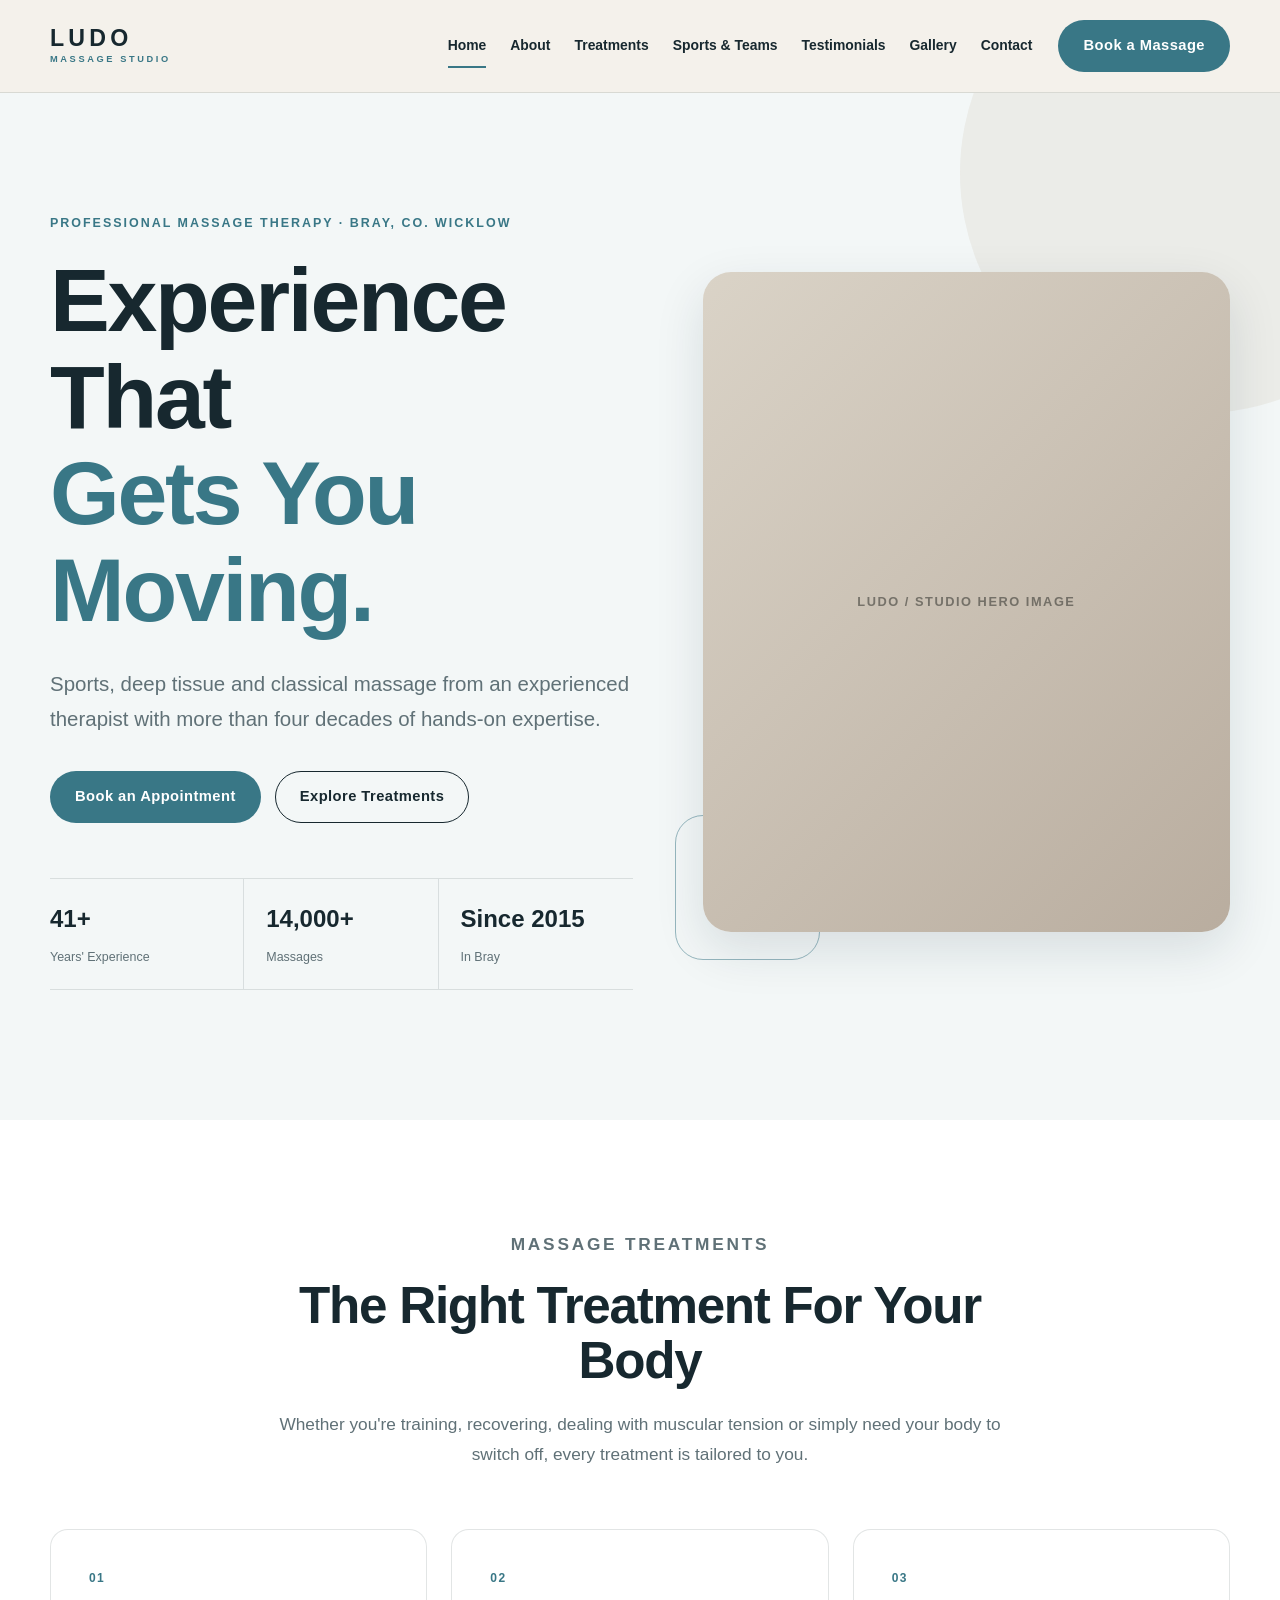
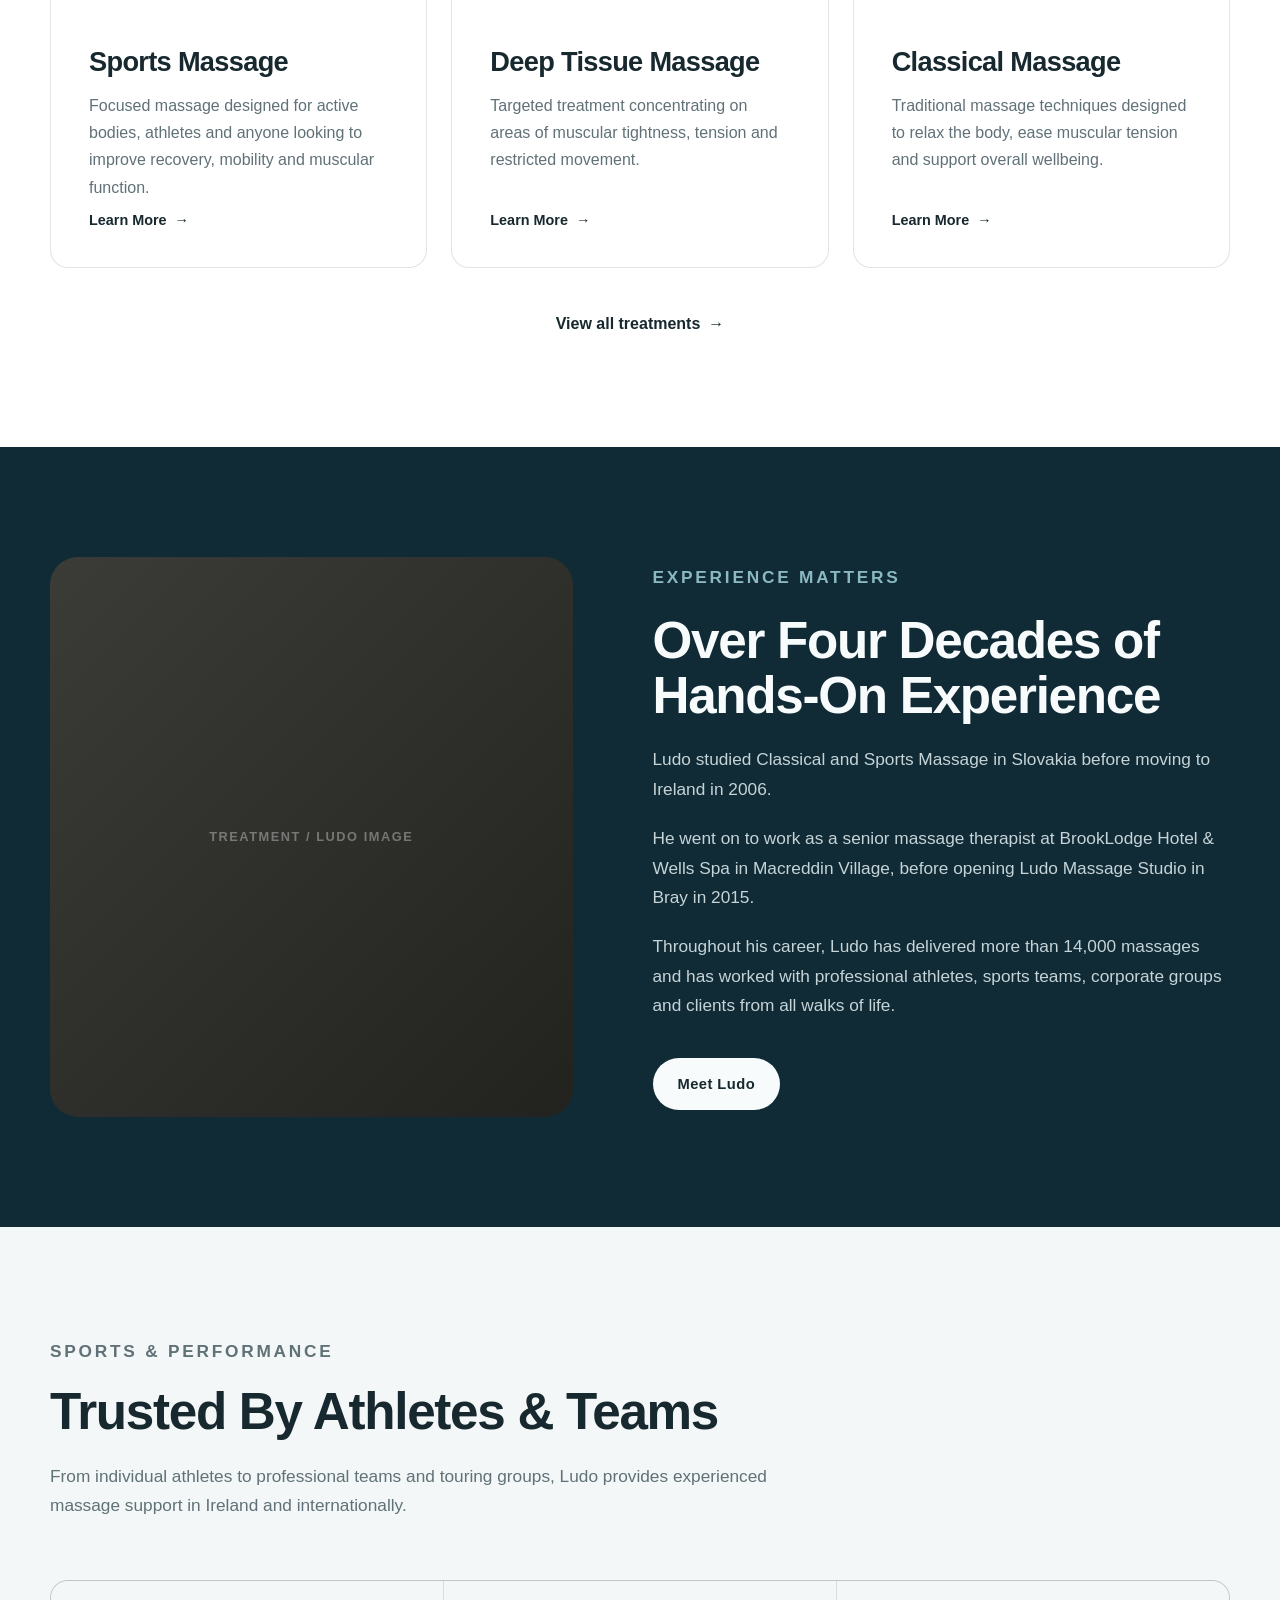
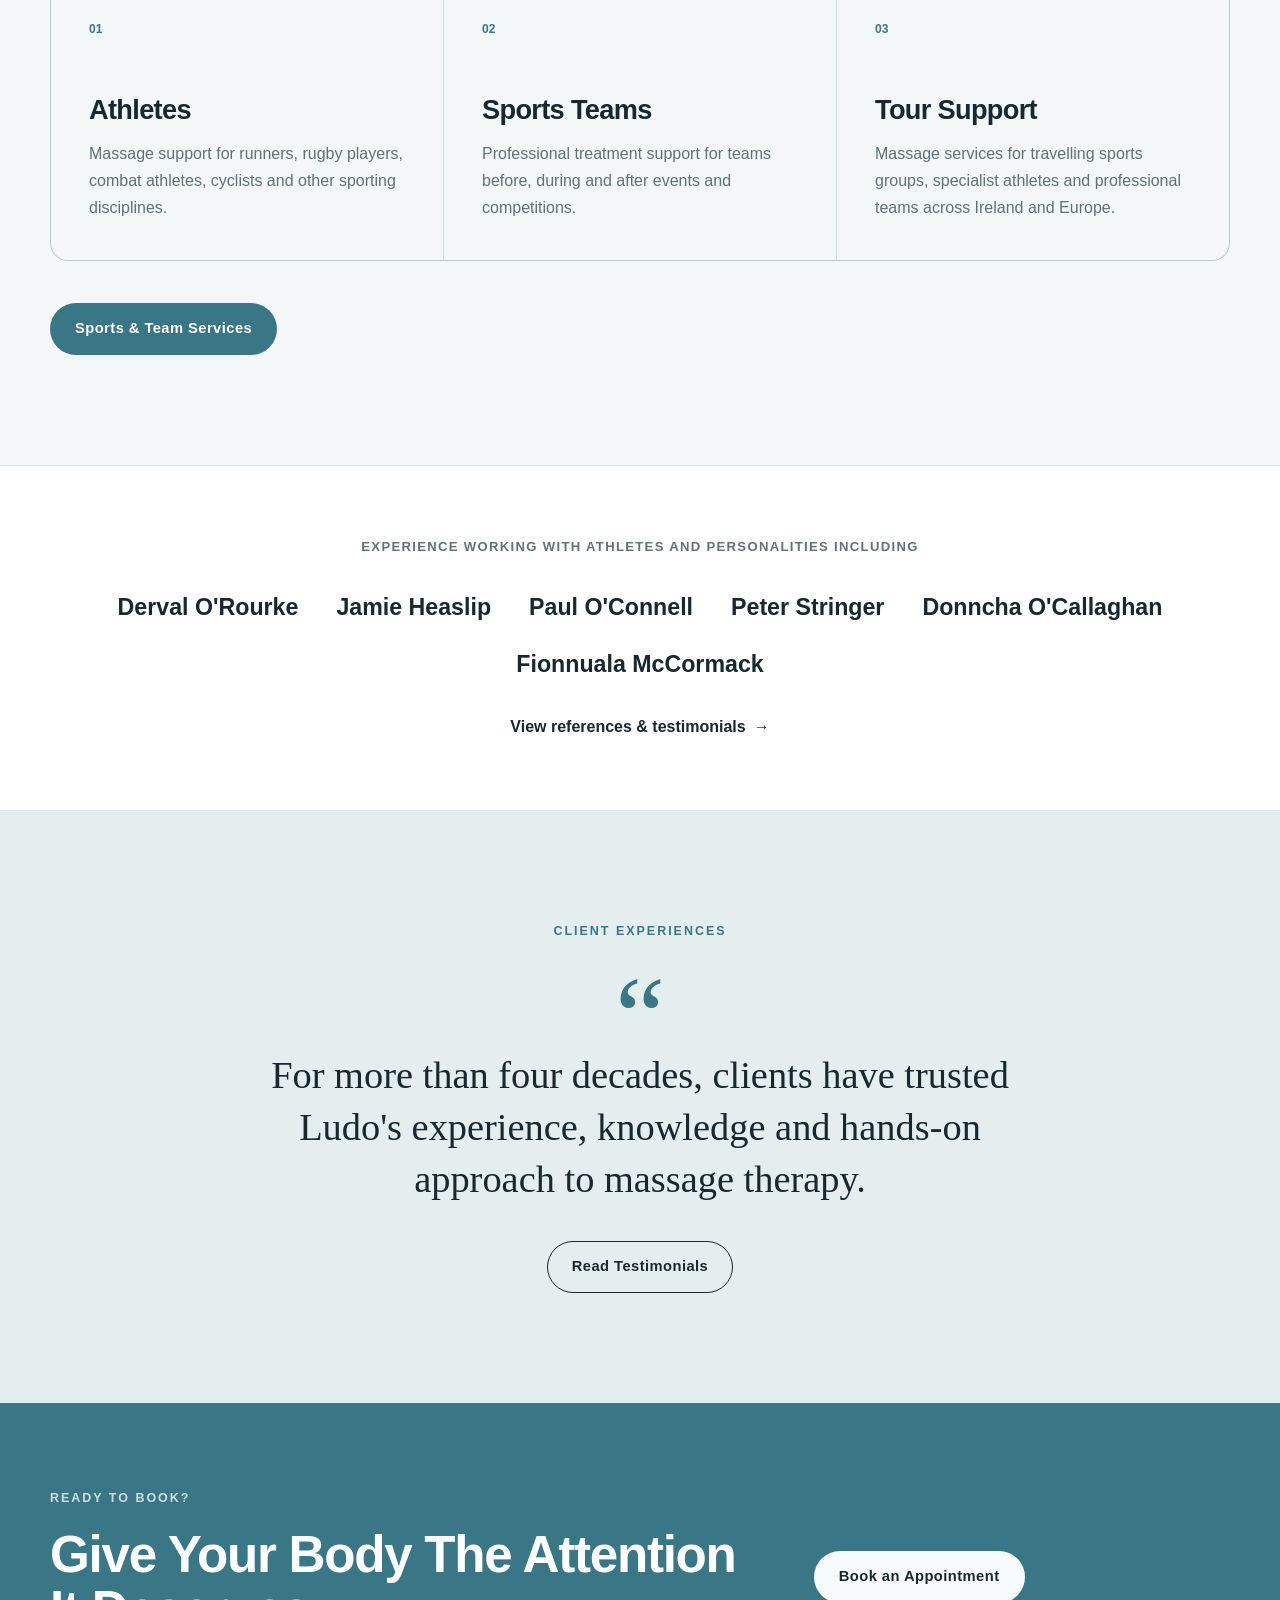
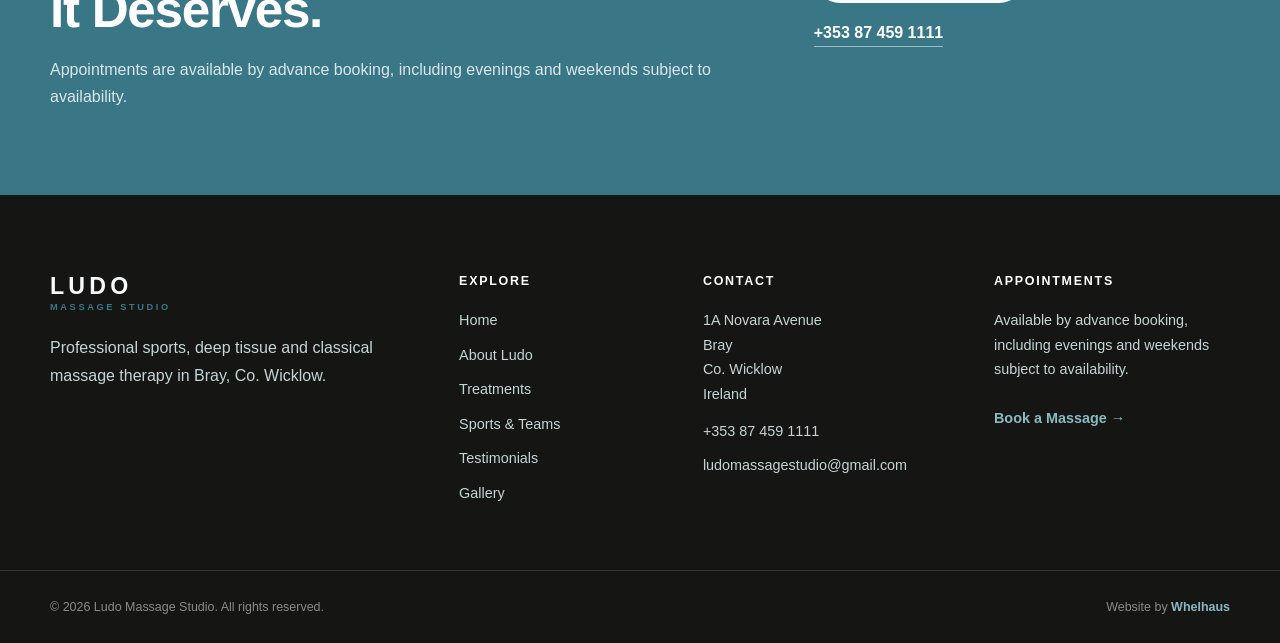
<file: index.html>
<!DOCTYPE html>
<html lang="en">

<head>

  <meta charset="UTF-8">

  <meta
    name="viewport"
    content="width=device-width, initial-scale=1.0"
  >

  <title>
    Ludo Massage Studio Bray | Sports, Deep Tissue & Classical Massage
  </title>

  <meta
    name="description"
    content="Professional sports, deep tissue and classical massage in Bray, Co. Wicklow. Over 40 years of experience and more than 14,000 treatments delivered."
  >

  <meta
    name="keywords"
    content="massage Bray, sports massage Bray, deep tissue massage Bray, massage therapist Wicklow, sports massage Wicklow, Ludo Massage Studio"
  >

  <meta name="author" content="Ludo Massage Studio">

  <link
    rel="stylesheet"
    href="css/style.css"
  >

</head>


<body>


  <!-- =========================
       HEADER
  ========================== -->

  <header class="site-header">

    <div class="container header-inner">

      <a
        class="logo"
        href="index.html"
        aria-label="Ludo Massage Studio Home"
      >

        <span class="logo-main">
          LUDO
        </span>

        <span class="logo-sub">
          MASSAGE STUDIO
        </span>

      </a>


      <button
        class="mobile-menu-toggle"
        type="button"
        aria-label="Open navigation menu"
        aria-expanded="false"
        aria-controls="main-navigation"
      >

        <span></span>
        <span></span>
        <span></span>

      </button>


      <nav
        class="main-nav"
        id="main-navigation"
        aria-label="Main navigation"
      >

        <a
          href="index.html"
          class="active"
        >
          Home
        </a>

        <a href="about.html">
          About
        </a>

        <a href="treatments.html">
          Treatments
        </a>

        <a href="sports-teams.html">
          Sports &amp; Teams
        </a>

        <a href="testimonials.html">
          Testimonials
        </a>

        <a href="gallery.html">
          Gallery
        </a>

        <a href="contact.html">
          Contact
        </a>

        <a
          href="contact.html"
          class="btn btn-primary nav-cta"
        >
          Book a Massage
        </a>

      </nav>

    </div>

  </header>



  <main>


    <!-- =========================
         HERO
    ========================== -->

    <section class="hero">

      <div class="container hero-grid">

        <div class="hero-content">

          <p class="eyebrow">
            Professional Massage Therapy · Bray, Co. Wicklow
          </p>

          <h1>
            Experience That
            <span>Gets You Moving.</span>
          </h1>

          <p class="hero-lead">
            Sports, deep tissue and classical massage from an
            experienced therapist with more than four decades
            of hands-on expertise.
          </p>


          <div class="hero-actions">

            <a
              href="contact.html"
              class="btn btn-primary"
            >
              Book an Appointment
            </a>

            <a
              href="treatments.html"
              class="btn btn-secondary"
            >
              Explore Treatments
            </a>

          </div>


          <div class="hero-trust">

            <div class="trust-item">

              <strong>41+</strong>

              <span>
                Years' Experience
              </span>

            </div>


            <div class="trust-item">

              <strong>14,000+</strong>

              <span>
                Massages
              </span>

            </div>


            <div class="trust-item">

              <strong>Since 2015</strong>

              <span>
                In Bray
              </span>

            </div>

          </div>

        </div>


        <div class="hero-image">

          <!--
          Replace this placeholder later with a professional
          photograph of Ludo in the studio.

          Example:
          <img
            src="images/ludo-massage-bray.jpg"
            alt="Ludo, professional massage therapist in Bray"
          >
          -->

          <div class="image-placeholder">

            <span>
              Ludo / Studio Hero Image
            </span>

          </div>

        </div>

      </div>

    </section>



    <!-- =========================
         INTRO / SERVICES
    ========================== -->

    <section class="services section">

      <div class="container">

        <div class="section-heading">

          <p class="eyebrow">
            Massage Treatments
          </p>

          <h2>
            The Right Treatment For Your Body
          </h2>

          <p>
            Whether you're training, recovering, dealing with
            muscular tension or simply need your body to switch
            off, every treatment is tailored to you.
          </p>

        </div>


        <div class="service-grid">


          <article class="service-card">

            <div class="service-number">
              01
            </div>

            <h3>
              Sports Massage
            </h3>

            <p>
              Focused massage designed for active bodies,
              athletes and anyone looking to improve recovery,
              mobility and muscular function.
            </p>

            <a href="treatments.html#sports-massage">
              Learn More
              <span aria-hidden="true">→</span>
            </a>

          </article>



          <article class="service-card">

            <div class="service-number">
              02
            </div>

            <h3>
              Deep Tissue Massage
            </h3>

            <p>
              Targeted treatment concentrating on areas of
              muscular tightness, tension and restricted
              movement.
            </p>

            <a href="treatments.html#deep-tissue">
              Learn More
              <span aria-hidden="true">→</span>
            </a>

          </article>



          <article class="service-card">

            <div class="service-number">
              03
            </div>

            <h3>
              Classical Massage
            </h3>

            <p>
              Traditional massage techniques designed to relax
              the body, ease muscular tension and support
              overall wellbeing.
            </p>

            <a href="treatments.html#classical-massage">
              Learn More
              <span aria-hidden="true">→</span>
            </a>

          </article>


        </div>


        <div class="section-cta">

          <a
            href="treatments.html"
            class="text-link"
          >
            View all treatments
            <span aria-hidden="true">→</span>
          </a>

        </div>

      </div>

    </section>



    <!-- =========================
         EXPERIENCE
    ========================== -->

    <section class="experience section section-dark">

      <div class="container experience-grid">


        <div class="experience-image">

          <div class="image-placeholder image-placeholder-dark">

            <span>
              Treatment / Ludo Image
            </span>

          </div>

        </div>


        <div class="experience-content">

          <p class="eyebrow">
            Experience Matters
          </p>

          <h2>
            Over Four Decades of Hands-On Experience
          </h2>

          <p>
            Ludo studied Classical and Sports Massage in Slovakia
            before moving to Ireland in 2006.
          </p>

          <p>
            He went on to work as a senior massage therapist at
            BrookLodge Hotel &amp; Wells Spa in Macreddin Village,
            before opening Ludo Massage Studio in Bray in 2015.
          </p>

          <p>
            Throughout his career, Ludo has delivered more than
            14,000 massages and has worked with professional
            athletes, sports teams, corporate groups and clients
            from all walks of life.
          </p>


          <a
            href="about.html"
            class="btn btn-light"
          >
            Meet Ludo
          </a>

        </div>

      </div>

    </section>



    <!-- =========================
         SPORTS / ATHLETES
    ========================== -->

    <section class="sports section">

      <div class="container">


        <div class="section-heading section-heading-left">

          <p class="eyebrow">
            Sports &amp; Performance
          </p>

          <h2>
            Trusted By Athletes &amp; Teams
          </h2>

          <p>
            From individual athletes to professional teams and
            touring groups, Ludo provides experienced massage
            support in Ireland and internationally.
          </p>

        </div>


        <div class="sports-highlight-grid">


          <div class="sports-highlight">

            <span class="highlight-number">
              01
            </span>

            <h3>
              Athletes
            </h3>

            <p>
              Massage support for runners, rugby players,
              combat athletes, cyclists and other sporting
              disciplines.
            </p>

          </div>



          <div class="sports-highlight">

            <span class="highlight-number">
              02
            </span>

            <h3>
              Sports Teams
            </h3>

            <p>
              Professional treatment support for teams before,
              during and after events and competitions.
            </p>

          </div>



          <div class="sports-highlight">

            <span class="highlight-number">
              03
            </span>

            <h3>
              Tour Support
            </h3>

            <p>
              Massage services for travelling sports groups,
              specialist athletes and professional teams across
              Ireland and Europe.
            </p>

          </div>


        </div>


        <div class="sports-cta">

          <a
            href="sports-teams.html"
            class="btn btn-primary"
          >
            Sports &amp; Team Services
          </a>

        </div>

      </div>

    </section>



    <!-- =========================
         CLIENT NAMES
    ========================== -->

    <section class="trusted section-small">

      <div class="container">

        <p class="trusted-title">
          Experience working with athletes and personalities including
        </p>


        <div class="trusted-names">

          <span>
            Derval O'Rourke
          </span>

          <span>
            Jamie Heaslip
          </span>

          <span>
            Paul O'Connell
          </span>

          <span>
            Peter Stringer
          </span>

          <span>
            Donncha O'Callaghan
          </span>

          <span>
            Fionnuala McCormack
          </span>

        </div>


        <a
          href="testimonials.html"
          class="text-link"
        >
          View references &amp; testimonials
          <span aria-hidden="true">→</span>
        </a>

      </div>

    </section>



    <!-- =========================
         TESTIMONIAL
    ========================== -->

    <section class="testimonial-feature section">

      <div class="container testimonial-container">

        <p class="eyebrow">
          Client Experiences
        </p>

        <div class="quote-mark">
          “
        </div>

        <blockquote>

          <p>
            For more than four decades, clients have trusted
            Ludo's experience, knowledge and hands-on approach
            to massage therapy.
          </p>

        </blockquote>


        <a
          href="testimonials.html"
          class="btn btn-secondary"
        >
          Read Testimonials
        </a>

      </div>

    </section>



    <!-- =========================
         BOOKING CTA
    ========================== -->

    <section class="booking-cta">

      <div class="container booking-cta-inner">

        <div>

          <p class="eyebrow">
            Ready To Book?
          </p>

          <h2>
            Give Your Body The Attention It Deserves.
          </h2>

          <p>
            Appointments are available by advance booking,
            including evenings and weekends subject to
            availability.
          </p>

        </div>


        <div class="booking-actions">

          <a
            href="contact.html"
            class="btn btn-light"
          >
            Book an Appointment
          </a>

          <a
            href="tel:+353874591111"
            class="booking-phone"
          >
            +353 87 459 1111
          </a>

        </div>

      </div>

    </section>


  </main>



  <!-- =========================
       FOOTER
  ========================== -->

  <footer class="site-footer">

    <div class="container footer-grid">


      <div class="footer-brand">

        <a
          class="logo footer-logo"
          href="index.html"
        >

          <span class="logo-main">
            LUDO
          </span>

          <span class="logo-sub">
            MASSAGE STUDIO
          </span>

        </a>

        <p>
          Professional sports, deep tissue and classical massage
          therapy in Bray, Co. Wicklow.
        </p>

      </div>



      <div class="footer-column">

        <h3>
          Explore
        </h3>

        <nav aria-label="Footer navigation">

          <a href="index.html">
            Home
          </a>

          <a href="about.html">
            About Ludo
          </a>

          <a href="treatments.html">
            Treatments
          </a>

          <a href="sports-teams.html">
            Sports &amp; Teams
          </a>

          <a href="testimonials.html">
            Testimonials
          </a>

          <a href="gallery.html">
            Gallery
          </a>

        </nav>

      </div>



      <div class="footer-column">

        <h3>
          Contact
        </h3>

        <address>

          <p>
            1A Novara Avenue<br>
            Bray<br>
            Co. Wicklow<br>
            Ireland
          </p>

          <a href="tel:+353874591111">
            +353 87 459 1111
          </a>

          <a href="mailto:ludomassagestudio@gmail.com">
            ludomassagestudio@gmail.com
          </a>

        </address>

      </div>



      <div class="footer-column">

        <h3>
          Appointments
        </h3>

        <p>
          Available by advance booking, including evenings
          and weekends subject to availability.
        </p>

        <a
          href="contact.html"
          class="footer-book-link"
        >
          Book a Massage →
        </a>

      </div>


    </div>



    <div class="footer-bottom">

      <div class="container footer-bottom-inner">

        <p>
          &copy; 2026 Ludo Massage Studio.
          All rights reserved.
        </p>


        <p class="whelhaus-credit">

          Website by

          <a
            href="https://www.whelhaus.ie/"
            target="_blank"
            rel="noopener noreferrer"
          >
            Whelhaus
          </a>

        </p>

      </div>

    </div>

  </footer>



  <!-- =========================
       MOBILE BOOK BUTTON
  ========================== -->

  <a
    href="contact.html"
    class="mobile-book-button"
    aria-label="Book a massage"
  >
    Book a Massage
  </a>



  <script src="js/script.js"></script>


</body>

</html>
</file>
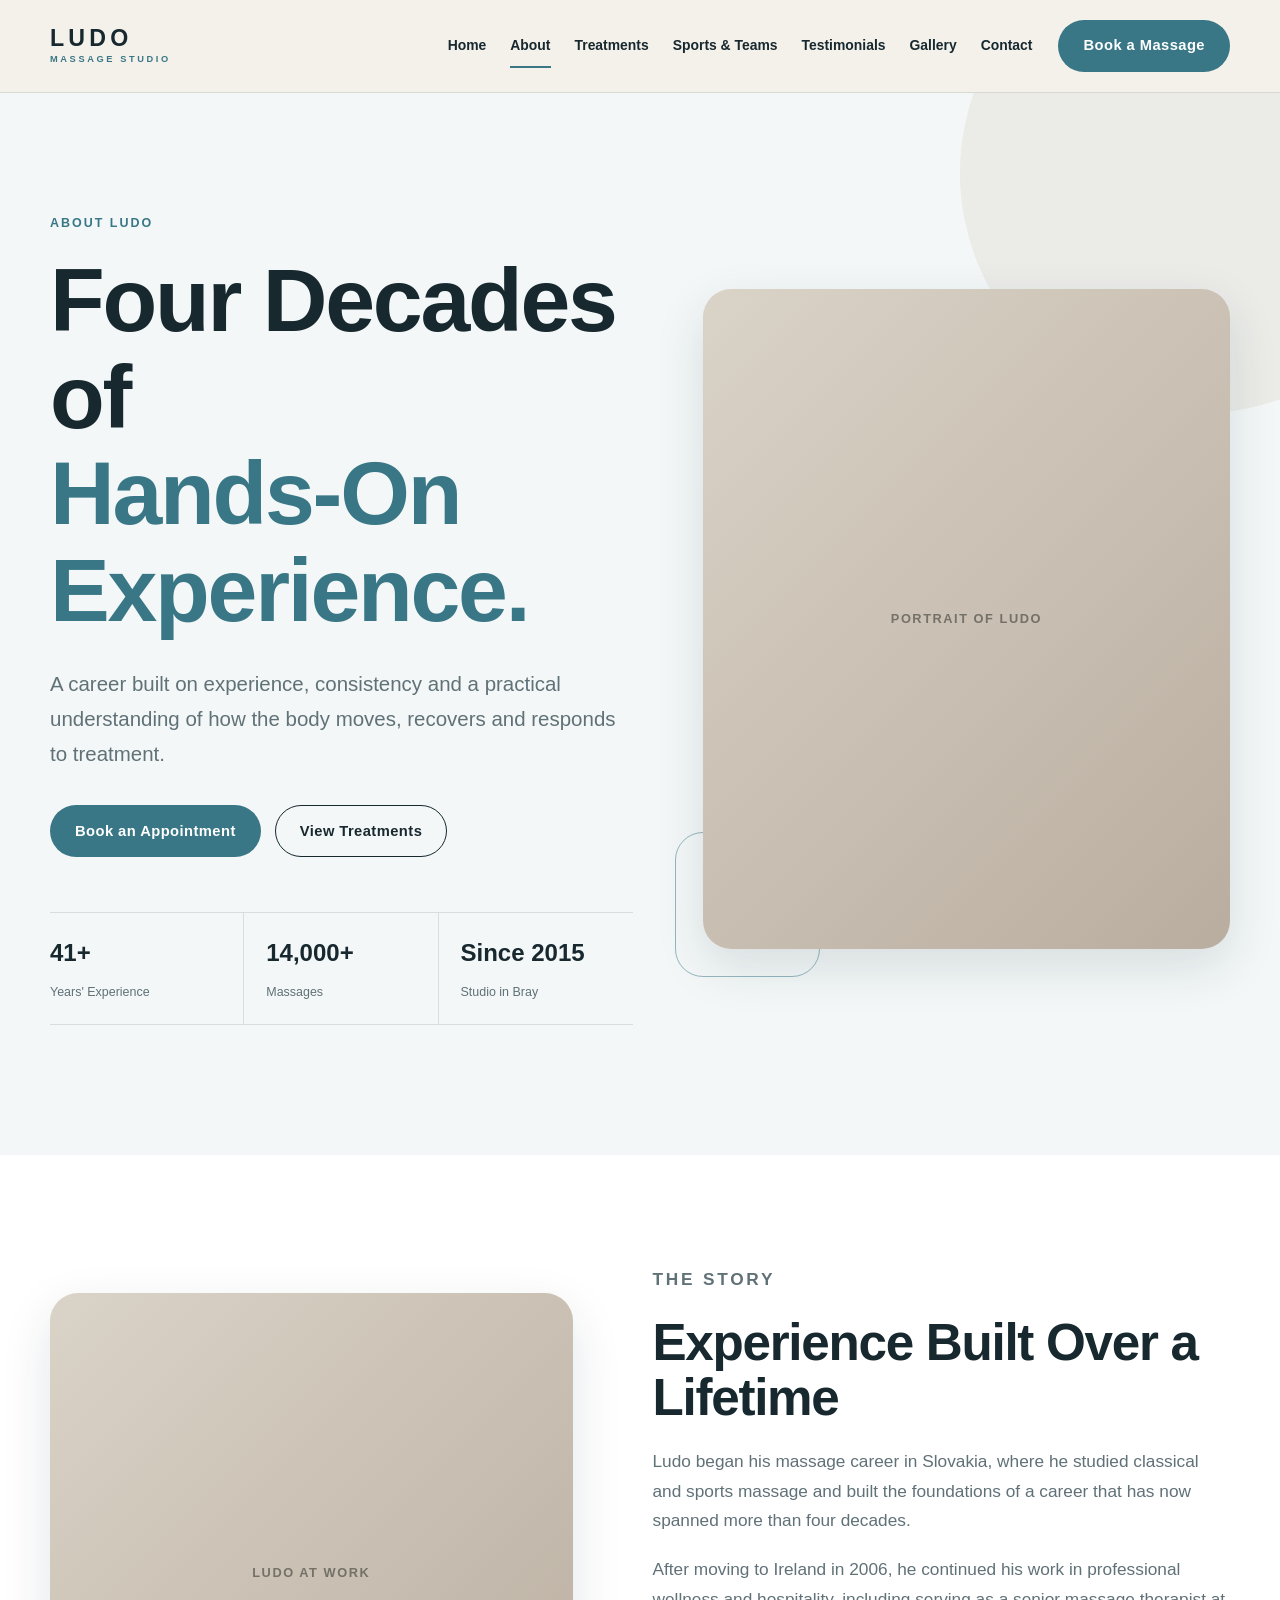
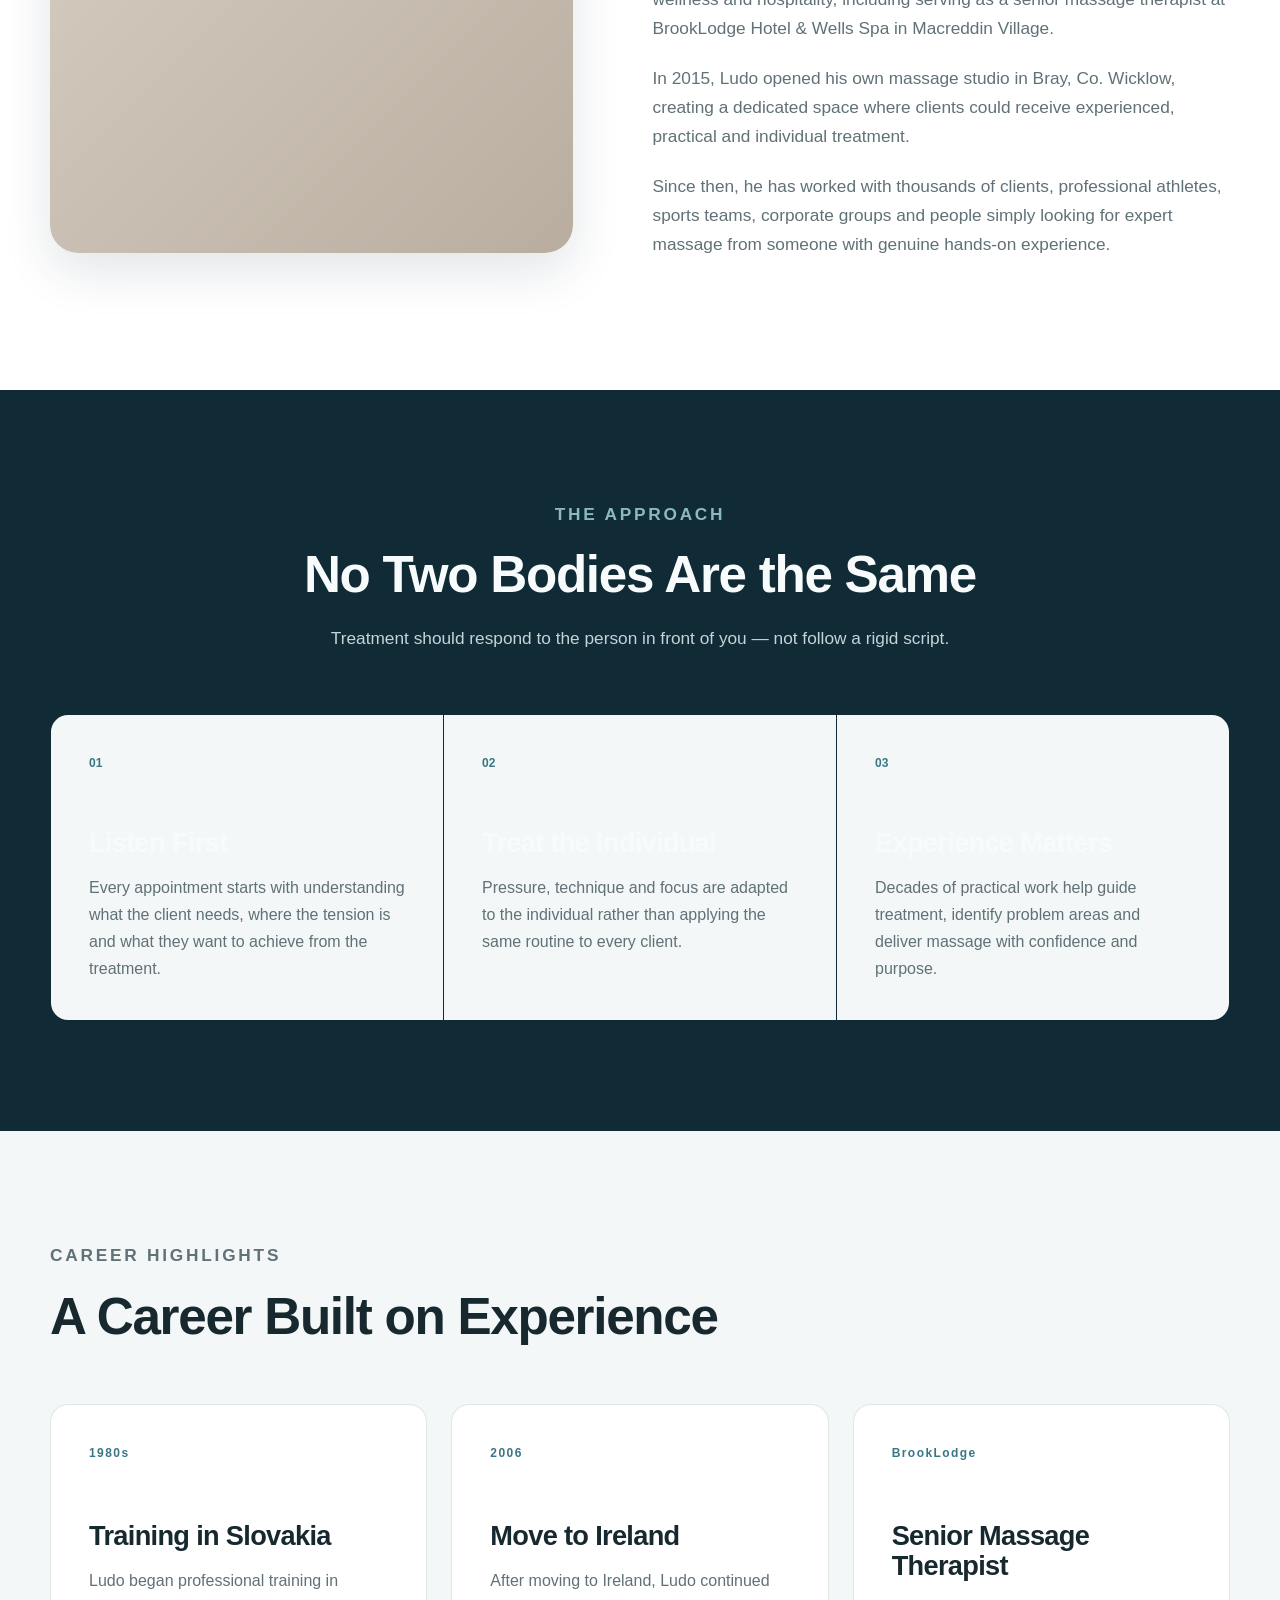
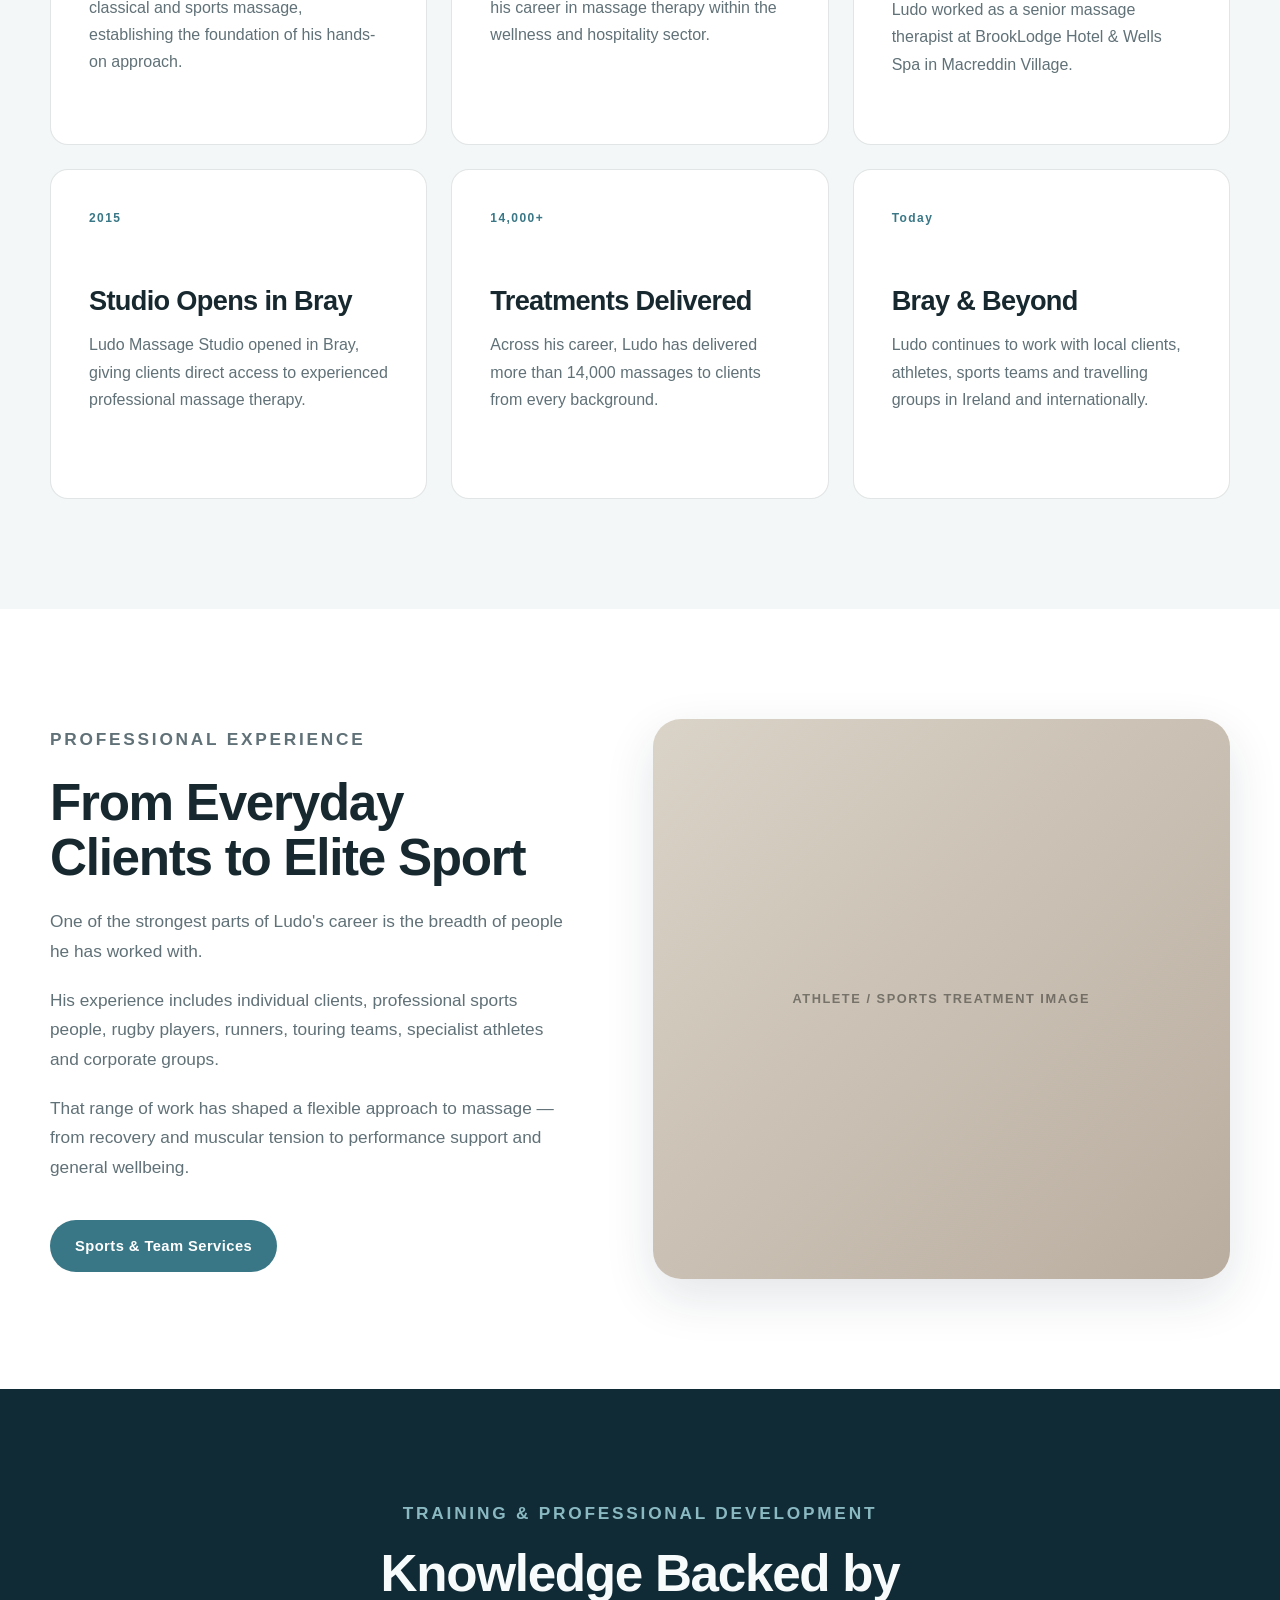
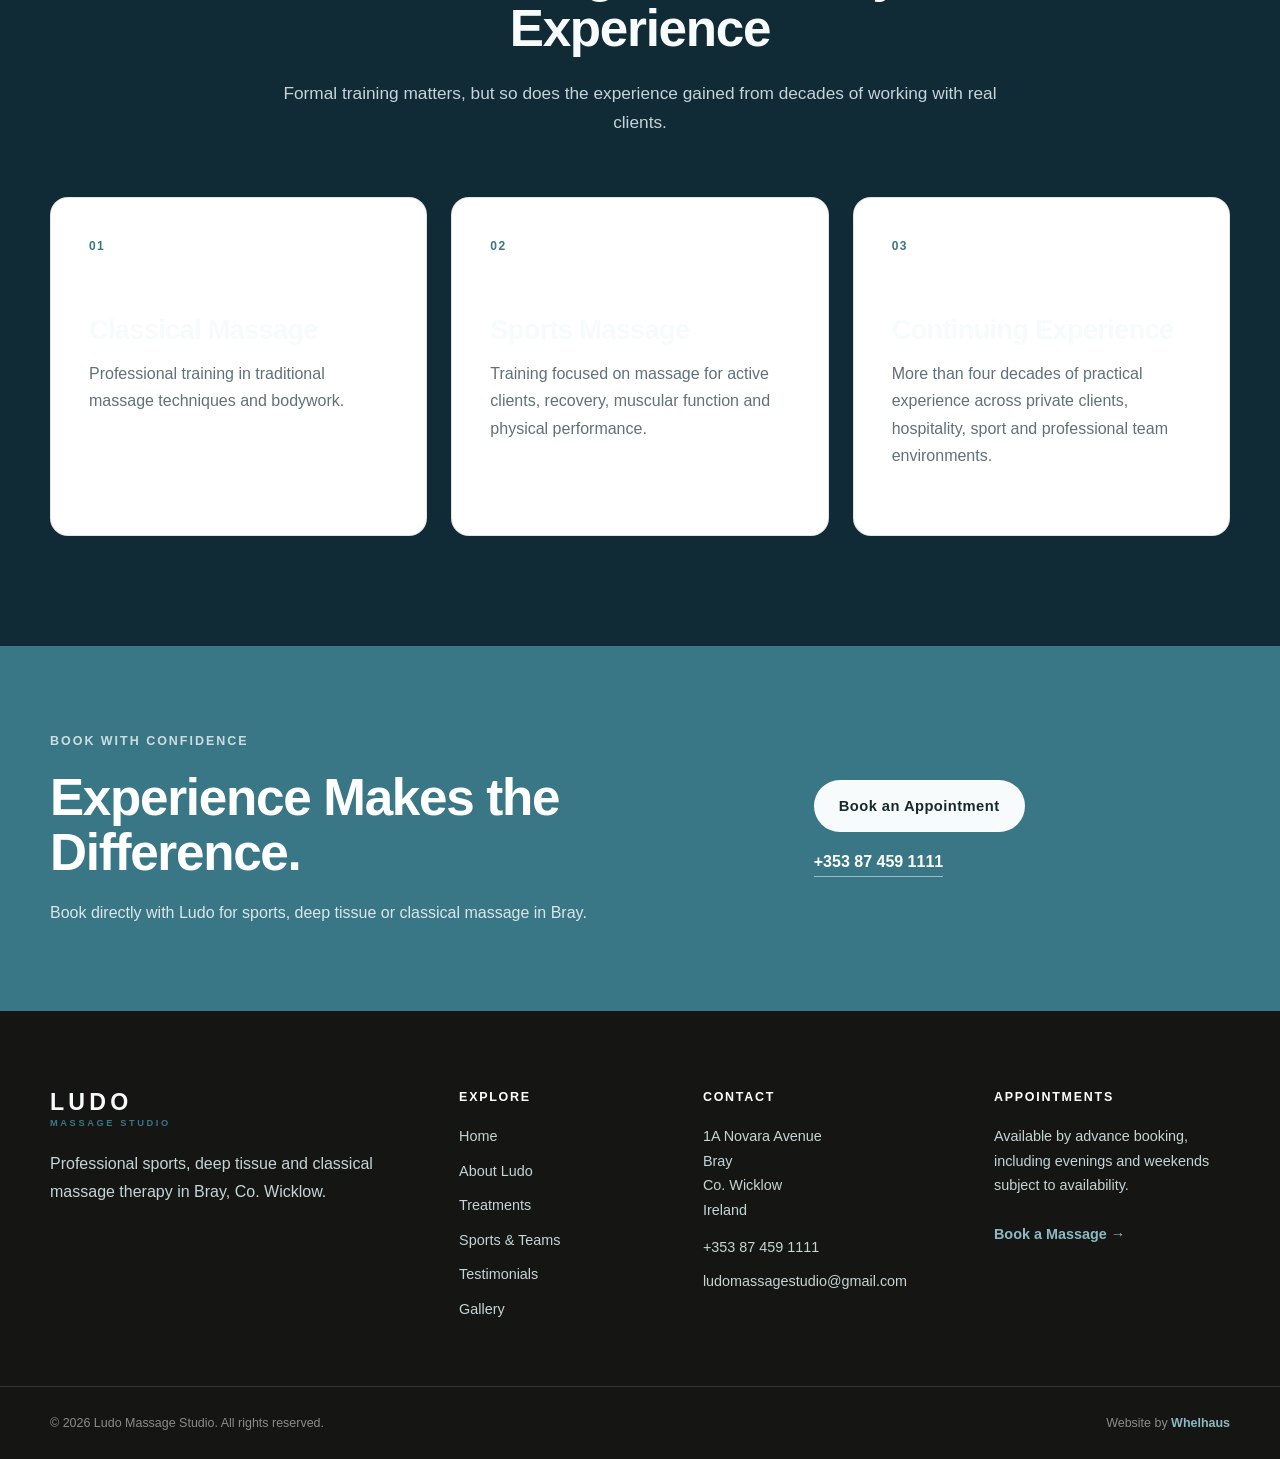
<file: about.html>
<!DOCTYPE html>
<html lang="en">

<head>

  <meta charset="UTF-8">

  <meta
    name="viewport"
    content="width=device-width, initial-scale=1.0"
  >

  <title>
    About Ludo | Ludo Massage Studio Bray
  </title>

  <meta
    name="description"
    content="Meet Ludo, an experienced massage therapist in Bray with more than 40 years of hands-on experience in classical, sports and deep tissue massage."
  >

  <meta name="author" content="Ludo Massage Studio">

  <link
    rel="stylesheet"
    href="css/style.css"
  >

</head>


<body>


  <!-- =========================
       HEADER
  ========================== -->

  <header class="site-header">

    <div class="container header-inner">

      <a
        class="logo"
        href="index.html"
        aria-label="Ludo Massage Studio Home"
      >

        <span class="logo-main">
          LUDO
        </span>

        <span class="logo-sub">
          MASSAGE STUDIO
        </span>

      </a>


      <button
        class="mobile-menu-toggle"
        type="button"
        aria-label="Open navigation menu"
        aria-expanded="false"
        aria-controls="main-navigation"
      >

        <span></span>
        <span></span>
        <span></span>

      </button>


      <nav
        class="main-nav"
        id="main-navigation"
        aria-label="Main navigation"
      >

        <a href="index.html">
          Home
        </a>

        <a
          href="about.html"
          class="active"
        >
          About
        </a>

        <a href="treatments.html">
          Treatments
        </a>

        <a href="sports-teams.html">
          Sports &amp; Teams
        </a>

        <a href="testimonials.html">
          Testimonials
        </a>

        <a href="gallery.html">
          Gallery
        </a>

        <a href="contact.html">
          Contact
        </a>

        <a
          href="contact.html"
          class="btn btn-primary nav-cta"
        >
          Book a Massage
        </a>

      </nav>

    </div>

  </header>



  <main>


    <!-- =========================
         PAGE HERO
    ========================== -->

    <section class="hero">

      <div class="container hero-grid">

        <div class="hero-content">

          <p class="eyebrow">
            About Ludo
          </p>

          <h1>
            Four Decades of
            <span>Hands-On Experience.</span>
          </h1>

          <p class="hero-lead">
            A career built on experience, consistency and a
            practical understanding of how the body moves,
            recovers and responds to treatment.
          </p>

          <div class="hero-actions">

            <a
              href="contact.html"
              class="btn btn-primary"
            >
              Book an Appointment
            </a>

            <a
              href="treatments.html"
              class="btn btn-secondary"
            >
              View Treatments
            </a>

          </div>


          <div class="hero-trust">

            <div class="trust-item">

              <strong>41+</strong>

              <span>
                Years' Experience
              </span>

            </div>


            <div class="trust-item">

              <strong>14,000+</strong>

              <span>
                Massages
              </span>

            </div>


            <div class="trust-item">

              <strong>Since 2015</strong>

              <span>
                Studio in Bray
              </span>

            </div>

          </div>

        </div>


        <div class="hero-image">

          <div class="image-placeholder">

            <span>
              Portrait of Ludo
            </span>

          </div>

        </div>

      </div>

    </section>



    <!-- =========================
         STORY
    ========================== -->

    <section class="section services">

      <div class="container experience-grid">


        <div class="experience-image">

          <div class="image-placeholder">

            <span>
              Ludo at Work
            </span>

          </div>

        </div>


        <div class="experience-content">

          <p class="eyebrow">
            The Story
          </p>

          <h2>
            Experience Built Over a Lifetime
          </h2>

          <p>
            Ludo began his massage career in Slovakia, where
            he studied classical and sports massage and built
            the foundations of a career that has now spanned
            more than four decades.
          </p>

          <p>
            After moving to Ireland in 2006, he continued his
            work in professional wellness and hospitality,
            including serving as a senior massage therapist at
            BrookLodge Hotel &amp; Wells Spa in Macreddin Village.
          </p>

          <p>
            In 2015, Ludo opened his own massage studio in Bray,
            Co. Wicklow, creating a dedicated space where clients
            could receive experienced, practical and individual
            treatment.
          </p>

          <p>
            Since then, he has worked with thousands of clients,
            professional athletes, sports teams, corporate groups
            and people simply looking for expert massage from
            someone with genuine hands-on experience.
          </p>

        </div>

      </div>

    </section>



    <!-- =========================
         PHILOSOPHY
    ========================== -->

    <section class="section section-dark">

      <div class="container">

        <div class="section-heading">

          <p class="eyebrow">
            The Approach
          </p>

          <h2>
            No Two Bodies Are the Same
          </h2>

          <p>
            Treatment should respond to the person in front of
            you — not follow a rigid script.
          </p>

        </div>


        <div class="sports-highlight-grid">


          <div class="sports-highlight">

            <span class="highlight-number">
              01
            </span>

            <h3>
              Listen First
            </h3>

            <p>
              Every appointment starts with understanding what
              the client needs, where the tension is and what
              they want to achieve from the treatment.
            </p>

          </div>


          <div class="sports-highlight">

            <span class="highlight-number">
              02
            </span>

            <h3>
              Treat the Individual
            </h3>

            <p>
              Pressure, technique and focus are adapted to the
              individual rather than applying the same routine
              to every client.
            </p>

          </div>


          <div class="sports-highlight">

            <span class="highlight-number">
              03
            </span>

            <h3>
              Experience Matters
            </h3>

            <p>
              Decades of practical work help guide treatment,
              identify problem areas and deliver massage with
              confidence and purpose.
            </p>

          </div>


        </div>

      </div>

    </section>



    <!-- =========================
         EXPERIENCE TIMELINE
    ========================== -->

    <section class="section">

      <div class="container">

        <div class="section-heading section-heading-left">

          <p class="eyebrow">
            Career Highlights
          </p>

          <h2>
            A Career Built on Experience
          </h2>

        </div>


        <div class="service-grid">


          <article class="service-card">

            <div class="service-number">
              1980s
            </div>

            <h3>
              Training in Slovakia
            </h3>

            <p>
              Ludo began professional training in classical and
              sports massage, establishing the foundation of his
              hands-on approach.
            </p>

          </article>


          <article class="service-card">

            <div class="service-number">
              2006
            </div>

            <h3>
              Move to Ireland
            </h3>

            <p>
              After moving to Ireland, Ludo continued his career
              in massage therapy within the wellness and
              hospitality sector.
            </p>

          </article>


          <article class="service-card">

            <div class="service-number">
              BrookLodge
            </div>

            <h3>
              Senior Massage Therapist
            </h3>

            <p>
              Ludo worked as a senior massage therapist at
              BrookLodge Hotel &amp; Wells Spa in Macreddin Village.
            </p>

          </article>


          <article class="service-card">

            <div class="service-number">
              2015
            </div>

            <h3>
              Studio Opens in Bray
            </h3>

            <p>
              Ludo Massage Studio opened in Bray, giving clients
              direct access to experienced professional massage
              therapy.
            </p>

          </article>


          <article class="service-card">

            <div class="service-number">
              14,000+
            </div>

            <h3>
              Treatments Delivered
            </h3>

            <p>
              Across his career, Ludo has delivered more than
              14,000 massages to clients from every background.
            </p>

          </article>


          <article class="service-card">

            <div class="service-number">
              Today
            </div>

            <h3>
              Bray &amp; Beyond
            </h3>

            <p>
              Ludo continues to work with local clients,
              athletes, sports teams and travelling groups in
              Ireland and internationally.
            </p>

          </article>


        </div>

      </div>

    </section>



    <!-- =========================
         PROFESSIONAL EXPERIENCE
    ========================== -->

    <section class="section services">

      <div class="container experience-grid">

        <div class="experience-content">

          <p class="eyebrow">
            Professional Experience
          </p>

          <h2>
            From Everyday Clients to Elite Sport
          </h2>

          <p>
            One of the strongest parts of Ludo's career is the
            breadth of people he has worked with.
          </p>

          <p>
            His experience includes individual clients,
            professional sports people, rugby players, runners,
            touring teams, specialist athletes and corporate
            groups.
          </p>

          <p>
            That range of work has shaped a flexible approach to
            massage — from recovery and muscular tension to
            performance support and general wellbeing.
          </p>

          <a
            href="sports-teams.html"
            class="btn btn-primary"
          >
            Sports &amp; Team Services
          </a>

        </div>


        <div class="experience-image">

          <div class="image-placeholder">

            <span>
              Athlete / Sports Treatment Image
            </span>

          </div>

        </div>

      </div>

    </section>



    <!-- =========================
         QUALIFICATIONS
    ========================== -->

    <section class="section section-dark">

      <div class="container">

        <div class="section-heading">

          <p class="eyebrow">
            Training &amp; Professional Development
          </p>

          <h2>
            Knowledge Backed by Experience
          </h2>

          <p>
            Formal training matters, but so does the experience
            gained from decades of working with real clients.
          </p>

        </div>


        <div class="service-grid">


          <article class="service-card">

            <div class="service-number">
              01
            </div>

            <h3>
              Classical Massage
            </h3>

            <p>
              Professional training in traditional massage
              techniques and bodywork.
            </p>

          </article>


          <article class="service-card">

            <div class="service-number">
              02
            </div>

            <h3>
              Sports Massage
            </h3>

            <p>
              Training focused on massage for active clients,
              recovery, muscular function and physical
              performance.
            </p>

          </article>


          <article class="service-card">

            <div class="service-number">
              03
            </div>

            <h3>
              Continuing Experience
            </h3>

            <p>
              More than four decades of practical experience
              across private clients, hospitality, sport and
              professional team environments.
            </p>

          </article>


        </div>

      </div>

    </section>



    <!-- =========================
         CTA
    ========================== -->

    <section class="booking-cta">

      <div class="container booking-cta-inner">

        <div>

          <p class="eyebrow">
            Book With Confidence
          </p>

          <h2>
            Experience Makes the Difference.
          </h2>

          <p>
            Book directly with Ludo for sports, deep tissue or
            classical massage in Bray.
          </p>

        </div>


        <div class="booking-actions">

          <a
            href="contact.html"
            class="btn btn-light"
          >
            Book an Appointment
          </a>

          <a
            href="tel:+353874591111"
            class="booking-phone"
          >
            +353 87 459 1111
          </a>

        </div>

      </div>

    </section>


  </main>



  <!-- =========================
       FOOTER
  ========================== -->

  <footer class="site-footer">

    <div class="container footer-grid">


      <div class="footer-brand">

        <a
          class="logo footer-logo"
          href="index.html"
        >

          <span class="logo-main">
            LUDO
          </span>

          <span class="logo-sub">
            MASSAGE STUDIO
          </span>

        </a>

        <p>
          Professional sports, deep tissue and classical massage
          therapy in Bray, Co. Wicklow.
        </p>

      </div>



      <div class="footer-column">

        <h3>
          Explore
        </h3>

        <nav aria-label="Footer navigation">

          <a href="index.html">
            Home
          </a>

          <a href="about.html">
            About Ludo
          </a>

          <a href="treatments.html">
            Treatments
          </a>

          <a href="sports-teams.html">
            Sports &amp; Teams
          </a>

          <a href="testimonials.html">
            Testimonials
          </a>

          <a href="gallery.html">
            Gallery
          </a>

        </nav>

      </div>



      <div class="footer-column">

        <h3>
          Contact
        </h3>

        <address>

          <p>
            1A Novara Avenue<br>
            Bray<br>
            Co. Wicklow<br>
            Ireland
          </p>

          <a href="tel:+353874591111">
            +353 87 459 1111
          </a>

          <a href="mailto:ludomassagestudio@gmail.com">
            ludomassagestudio@gmail.com
          </a>

        </address>

      </div>



      <div class="footer-column">

        <h3>
          Appointments
        </h3>

        <p>
          Available by advance booking, including evenings
          and weekends subject to availability.
        </p>

        <a
          href="contact.html"
          class="footer-book-link"
        >
          Book a Massage →
        </a>

      </div>


    </div>



    <div class="footer-bottom">

      <div class="container footer-bottom-inner">

        <p>
          &copy; 2026 Ludo Massage Studio.
          All rights reserved.
        </p>


        <p class="whelhaus-credit">

          Website by

          <a
            href="https://www.whelhaus.ie/"
            target="_blank"
            rel="noopener noreferrer"
          >
            Whelhaus
          </a>

        </p>

      </div>

    </div>

  </footer>



  <a
    href="contact.html"
    class="mobile-book-button"
    aria-label="Book a massage"
  >
    Book a Massage
  </a>


  <script src="js/script.js"></script>


</body>

</html>
</file>
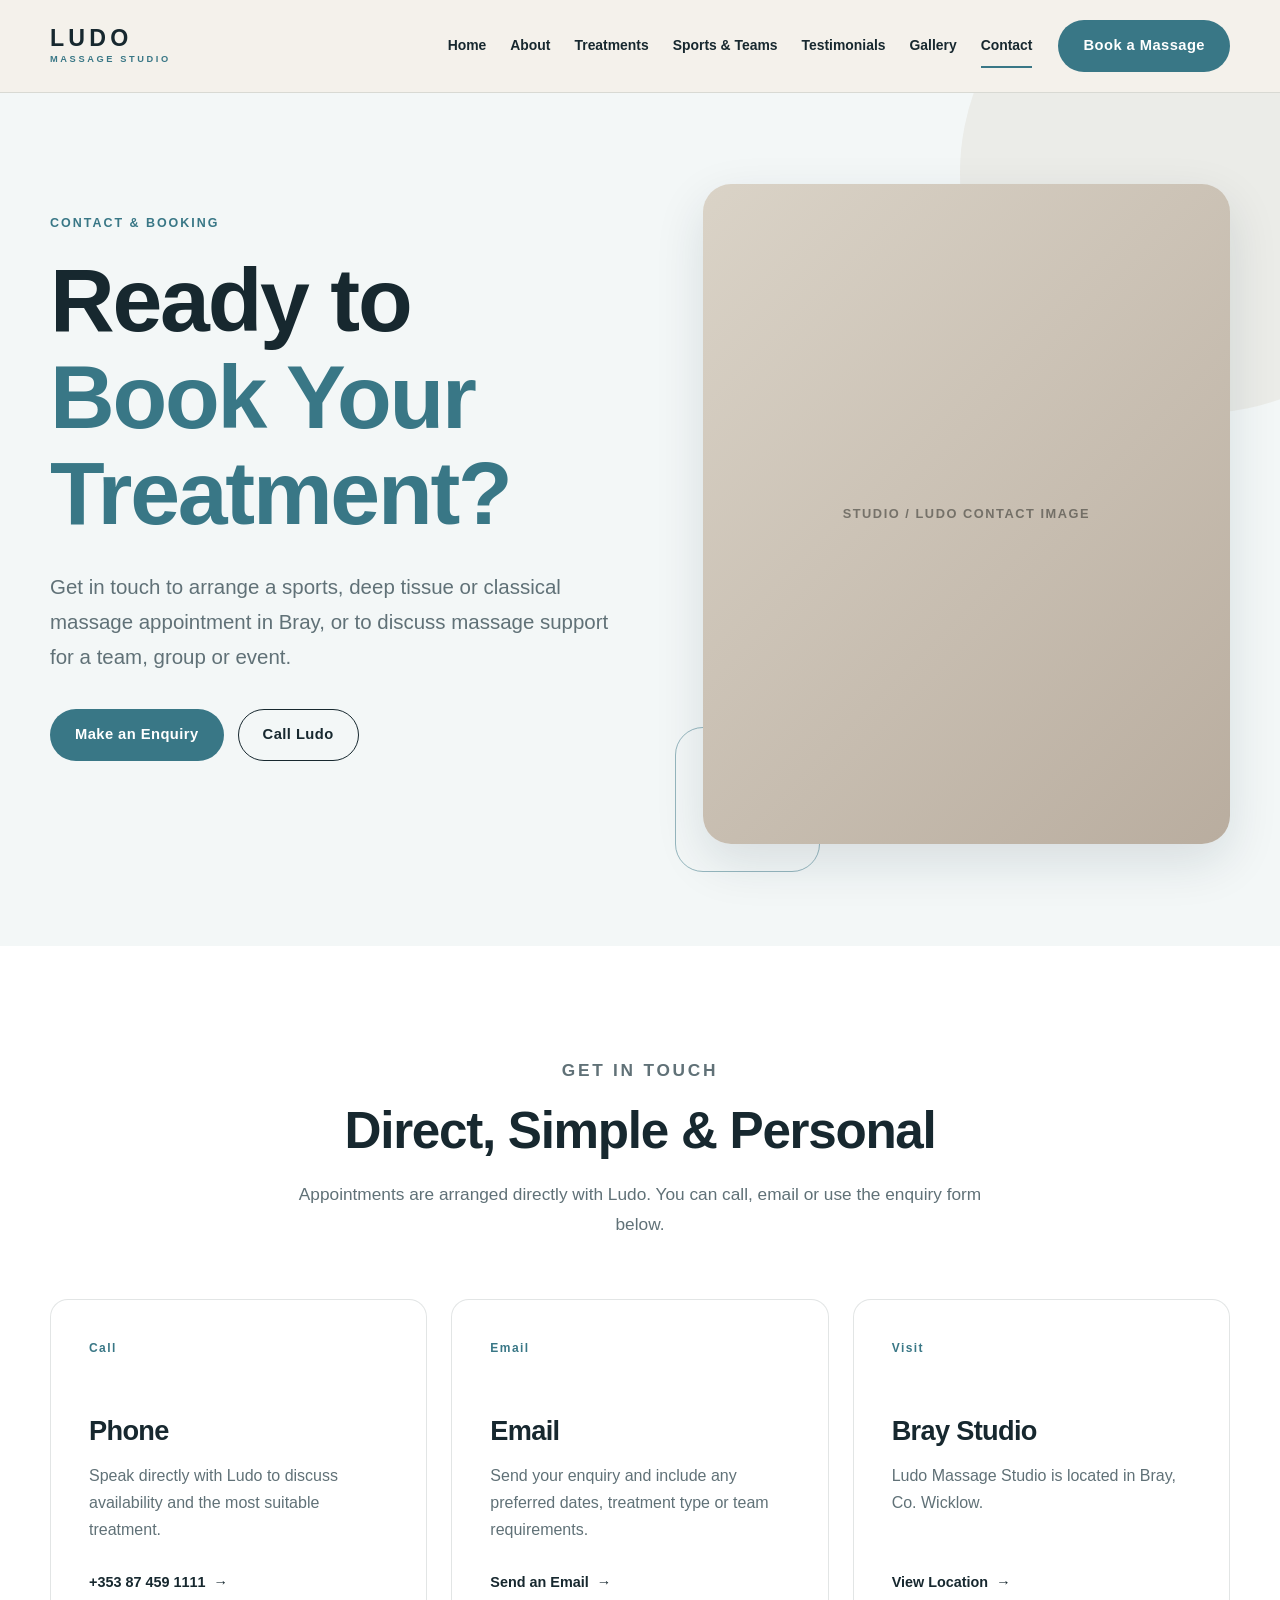
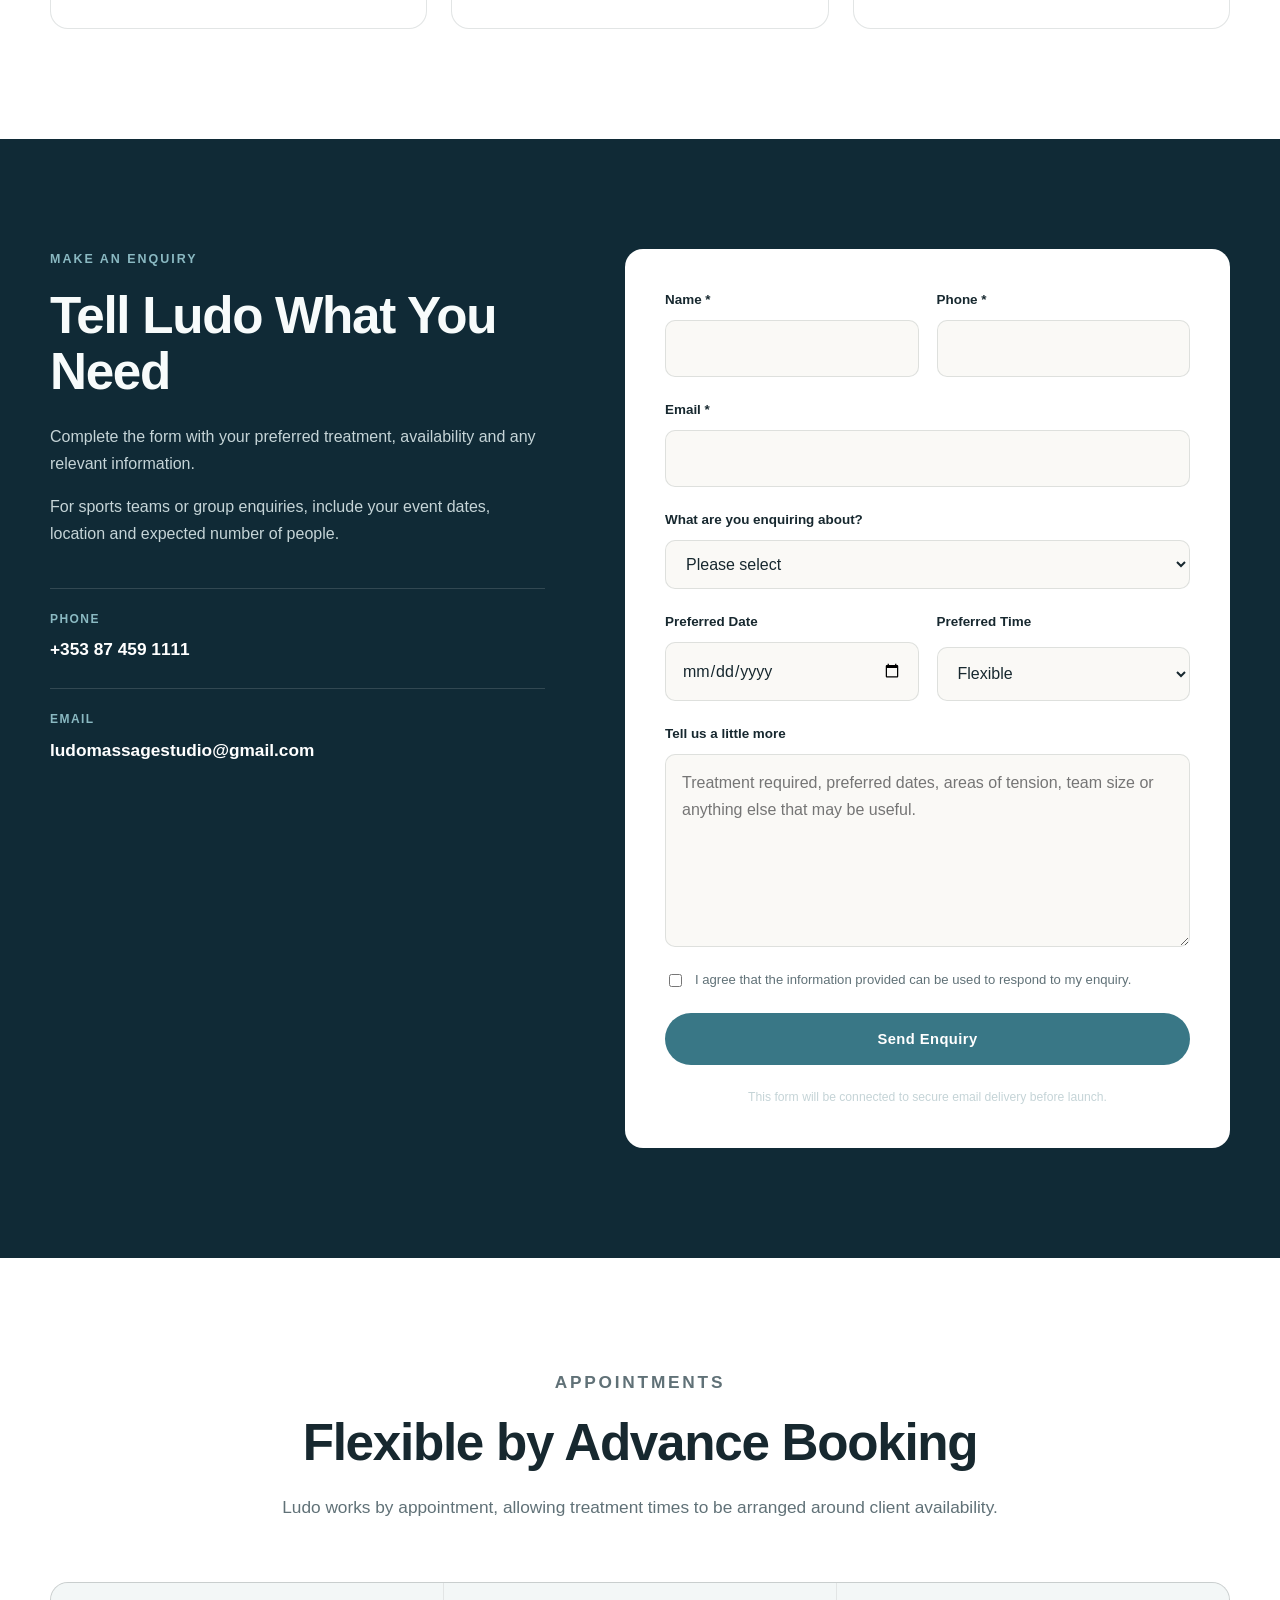
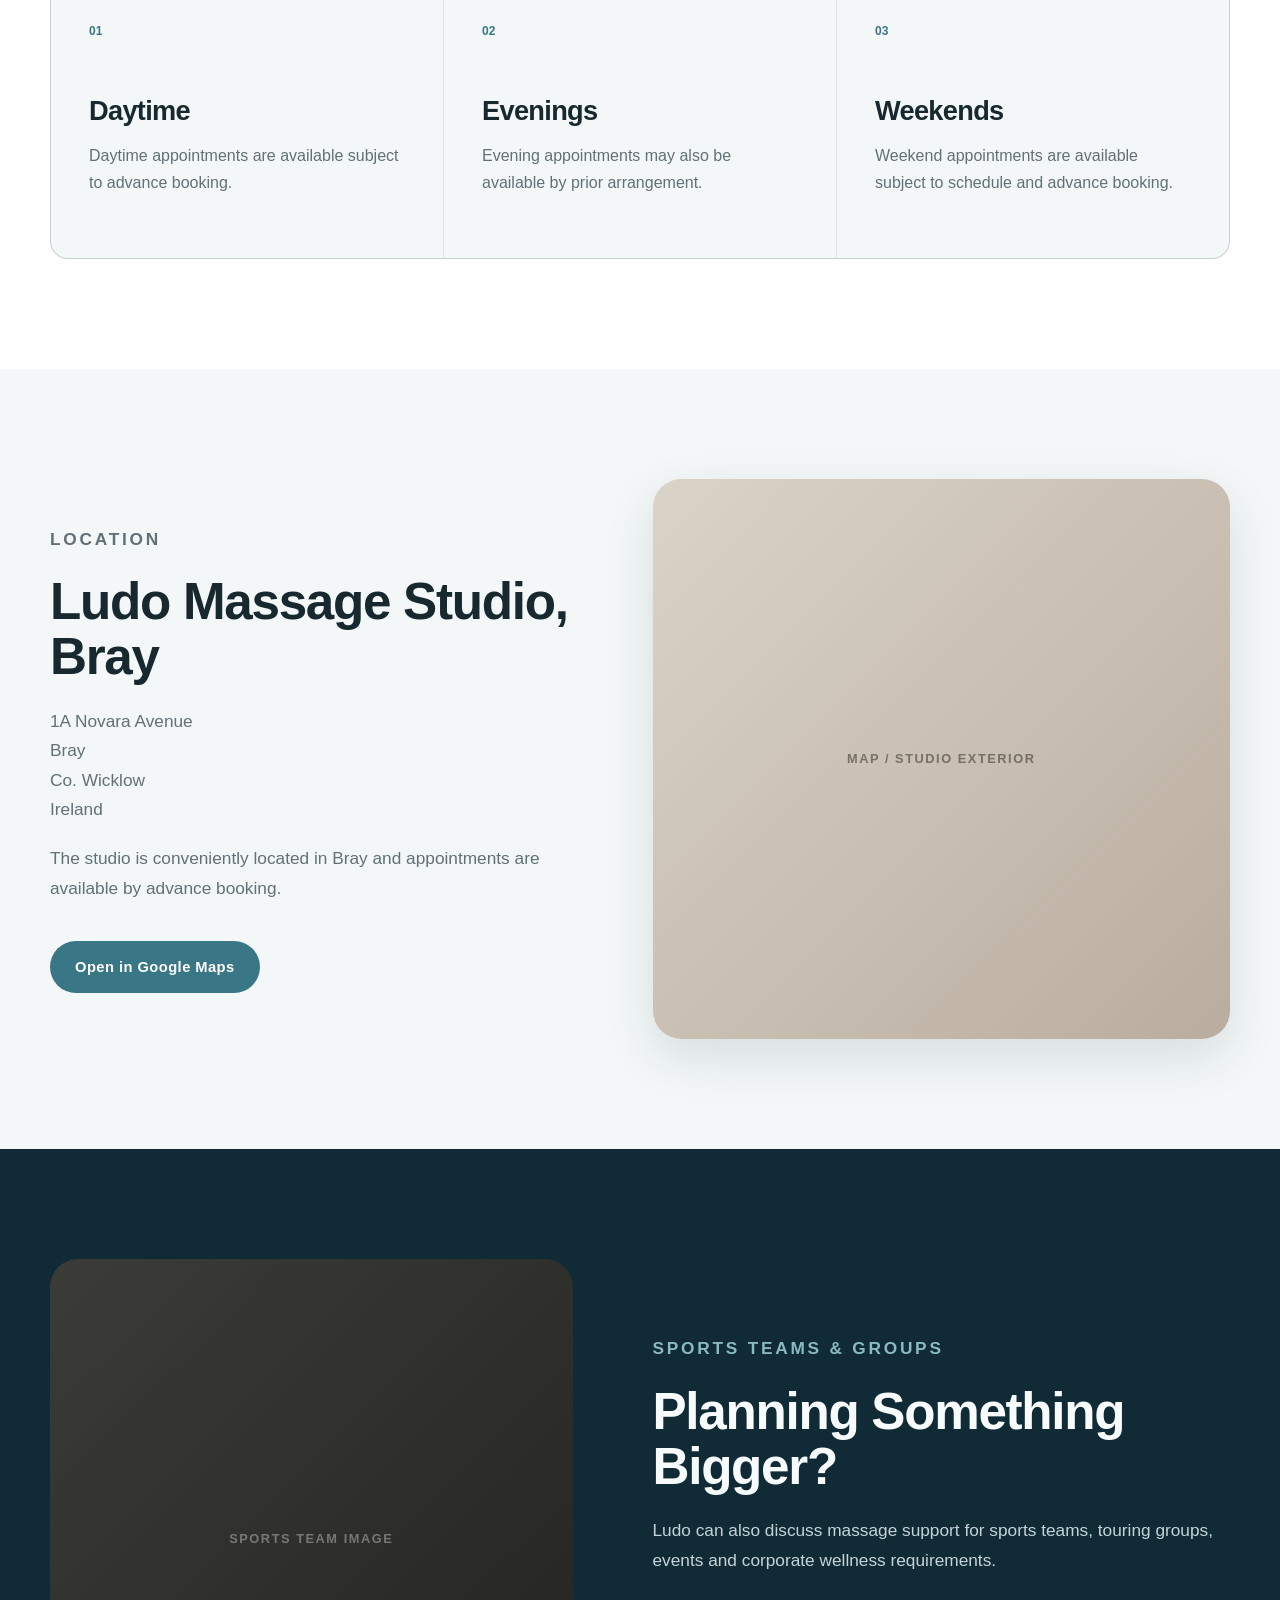
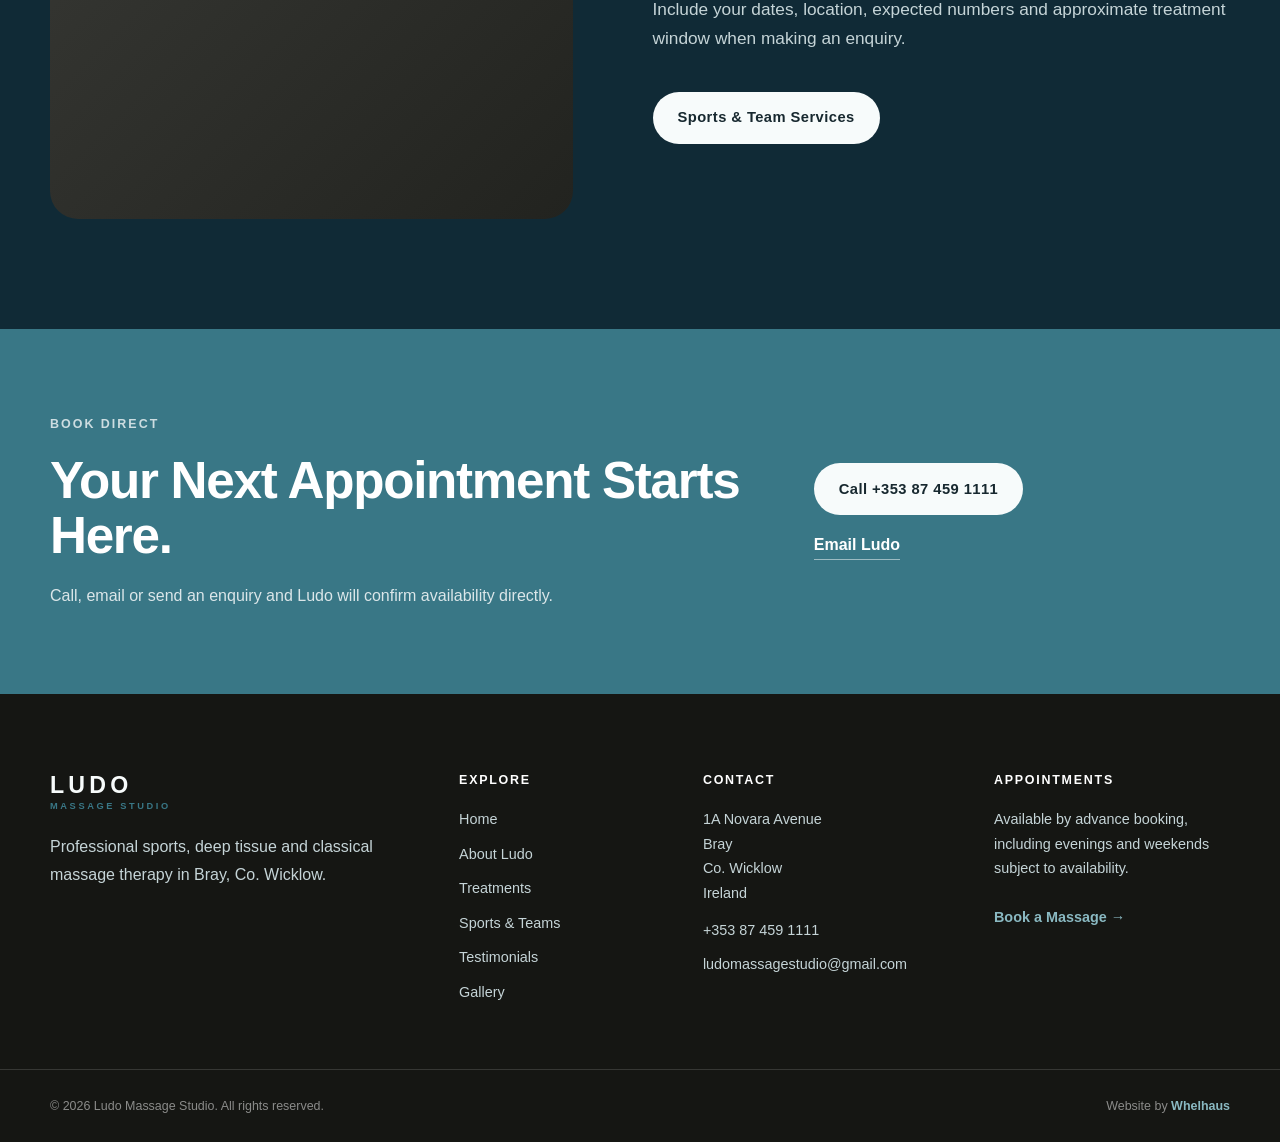
<file: contact.html>
<!DOCTYPE html>
<html lang="en">

<head>

  <meta charset="UTF-8">

  <meta
    name="viewport"
    content="width=device-width, initial-scale=1.0"
  >

  <title>
    Contact & Book | Ludo Massage Studio Bray
  </title>

  <meta
    name="description"
    content="Contact Ludo Massage Studio in Bray, Co. Wicklow to book sports massage, deep tissue massage, classical massage or enquire about sports team support."
  >

  <meta name="author" content="Ludo Massage Studio">

  <link
    rel="stylesheet"
    href="css/style.css"
  >

</head>


<body>


  <!-- =========================
       HEADER
  ========================== -->

  <header class="site-header">

    <div class="container header-inner">

      <a
        class="logo"
        href="index.html"
        aria-label="Ludo Massage Studio Home"
      >

        <span class="logo-main">
          LUDO
        </span>

        <span class="logo-sub">
          MASSAGE STUDIO
        </span>

      </a>


      <button
        class="mobile-menu-toggle"
        type="button"
        aria-label="Open navigation menu"
        aria-expanded="false"
        aria-controls="main-navigation"
      >

        <span></span>
        <span></span>
        <span></span>

      </button>


      <nav
        class="main-nav"
        id="main-navigation"
        aria-label="Main navigation"
      >

        <a href="index.html">
          Home
        </a>

        <a href="about.html">
          About
        </a>

        <a href="treatments.html">
          Treatments
        </a>

        <a href="sports-teams.html">
          Sports &amp; Teams
        </a>

        <a href="testimonials.html">
          Testimonials
        </a>

        <a href="gallery.html">
          Gallery
        </a>

        <a
          href="contact.html"
          class="active"
        >
          Contact
        </a>

        <a
          href="#booking-form"
          class="btn btn-primary nav-cta"
        >
          Book a Massage
        </a>

      </nav>

    </div>

  </header>



  <main>


    <!-- =========================
         HERO
    ========================== -->

    <section class="hero">

      <div class="container hero-grid">

        <div class="hero-content">

          <p class="eyebrow">
            Contact &amp; Booking
          </p>

          <h1>
            Ready to
            <span>Book Your Treatment?</span>
          </h1>

          <p class="hero-lead">
            Get in touch to arrange a sports, deep tissue or
            classical massage appointment in Bray, or to discuss
            massage support for a team, group or event.
          </p>


          <div class="hero-actions">

            <a
              href="#booking-form"
              class="btn btn-primary"
            >
              Make an Enquiry
            </a>

            <a
              href="tel:+353874591111"
              class="btn btn-secondary"
            >
              Call Ludo
            </a>

          </div>

        </div>


        <div class="hero-image">

          <div class="image-placeholder">

            <span>
              Studio / Ludo Contact Image
            </span>

          </div>

        </div>

      </div>

    </section>



    <!-- =========================
         CONTACT DETAILS
    ========================== -->

    <section class="section services">

      <div class="container">

        <div class="section-heading">

          <p class="eyebrow">
            Get in Touch
          </p>

          <h2>
            Direct, Simple &amp; Personal
          </h2>

          <p>
            Appointments are arranged directly with Ludo.
            You can call, email or use the enquiry form below.
          </p>

        </div>


        <div class="service-grid">


          <article class="service-card">

            <div class="service-number">
              Call
            </div>

            <h3>
              Phone
            </h3>

            <p>
              Speak directly with Ludo to discuss availability
              and the most suitable treatment.
            </p>

            <a href="tel:+353874591111">
              +353 87 459 1111
              <span aria-hidden="true">→</span>
            </a>

          </article>


          <article class="service-card">

            <div class="service-number">
              Email
            </div>

            <h3>
              Email
            </h3>

            <p>
              Send your enquiry and include any preferred dates,
              treatment type or team requirements.
            </p>

            <a href="mailto:ludomassagestudio@gmail.com">
              Send an Email
              <span aria-hidden="true">→</span>
            </a>

          </article>


          <article class="service-card">

            <div class="service-number">
              Visit
            </div>

            <h3>
              Bray Studio
            </h3>

            <p>
              Ludo Massage Studio is located in Bray,
              Co. Wicklow.
            </p>

            <a href="#location">
              View Location
              <span aria-hidden="true">→</span>
            </a>

          </article>


        </div>

      </div>

    </section>



    <!-- =========================
         BOOKING FORM
    ========================== -->

    <section
      class="section section-dark"
      id="booking-form"
    >

      <div class="container contact-layout">


        <div class="contact-intro">

          <p class="eyebrow">
            Make an Enquiry
          </p>

          <h2>
            Tell Ludo What You Need
          </h2>

          <p>
            Complete the form with your preferred treatment,
            availability and any relevant information.
          </p>

          <p>
            For sports teams or group enquiries, include your
            event dates, location and expected number of people.
          </p>


          <div class="contact-direct">

            <div>

              <span>
                Phone
              </span>

              <a href="tel:+353874591111">
                +353 87 459 1111
              </a>

            </div>


            <div>

              <span>
                Email
              </span>

              <a href="mailto:ludomassagestudio@gmail.com">
                ludomassagestudio@gmail.com
              </a>

            </div>

          </div>

        </div>


        <div class="contact-form-wrap">

          <form
            class="contact-form"
            action="#"
            method="POST"
          >

            <div class="form-row">


              <div class="form-group">

                <label for="name">
                  Name *
                </label>

                <input
                  type="text"
                  id="name"
                  name="name"
                  required
                  autocomplete="name"
                >

              </div>


              <div class="form-group">

                <label for="phone">
                  Phone *
                </label>

                <input
                  type="tel"
                  id="phone"
                  name="phone"
                  required
                  autocomplete="tel"
                >

              </div>


            </div>



            <div class="form-group">

              <label for="email">
                Email *
              </label>

              <input
                type="email"
                id="email"
                name="email"
                required
                autocomplete="email"
              >

            </div>



            <div class="form-group">

              <label for="enquiry-type">
                What are you enquiring about?
              </label>

              <select
                id="enquiry-type"
                name="enquiry_type"
              >

                <option value="">
                  Please select
                </option>

                <option value="sports-massage">
                  Sports Massage
                </option>

                <option value="deep-tissue">
                  Deep Tissue Massage
                </option>

                <option value="classical-massage">
                  Classical Massage
                </option>

                <option value="sports-team">
                  Sports Team / Group Support
                </option>

                <option value="corporate">
                  Corporate / Event Enquiry
                </option>

                <option value="other">
                  Other
                </option>

              </select>

            </div>



            <div class="form-row">


              <div class="form-group">

                <label for="preferred-date">
                  Preferred Date
                </label>

                <input
                  type="date"
                  id="preferred-date"
                  name="preferred_date"
                >

              </div>


              <div class="form-group">

                <label for="preferred-time">
                  Preferred Time
                </label>

                <select
                  id="preferred-time"
                  name="preferred_time"
                >

                  <option value="">
                    Flexible
                  </option>

                  <option value="morning">
                    Morning
                  </option>

                  <option value="afternoon">
                    Afternoon
                  </option>

                  <option value="evening">
                    Evening
                  </option>

                </select>

              </div>


            </div>



            <div class="form-group">

              <label for="message">
                Tell us a little more
              </label>

              <textarea
                id="message"
                name="message"
                rows="6"
                placeholder="Treatment required, preferred dates, areas of tension, team size or anything else that may be useful."
              ></textarea>

            </div>



            <div class="form-consent">

              <input
                type="checkbox"
                id="consent"
                name="consent"
                required
              >

              <label for="consent">
                I agree that the information provided can be used
                to respond to my enquiry.
              </label>

            </div>



            <button
              type="submit"
              class="btn btn-primary form-submit"
            >
              Send Enquiry
            </button>


            <p class="form-note">
              This form will be connected to secure email delivery
              before launch.
            </p>

          </form>

        </div>


      </div>

    </section>



    <!-- =========================
         APPOINTMENTS
    ========================== -->

    <section class="section services">

      <div class="container">

        <div class="section-heading">

          <p class="eyebrow">
            Appointments
          </p>

          <h2>
            Flexible by Advance Booking
          </h2>

          <p>
            Ludo works by appointment, allowing treatment times to
            be arranged around client availability.
          </p>

        </div>


        <div class="sports-highlight-grid">


          <div class="sports-highlight">

            <span class="highlight-number">
              01
            </span>

            <h3>
              Daytime
            </h3>

            <p>
              Daytime appointments are available subject to
              advance booking.
            </p>

          </div>


          <div class="sports-highlight">

            <span class="highlight-number">
              02
            </span>

            <h3>
              Evenings
            </h3>

            <p>
              Evening appointments may also be available by
              prior arrangement.
            </p>

          </div>


          <div class="sports-highlight">

            <span class="highlight-number">
              03
            </span>

            <h3>
              Weekends
            </h3>

            <p>
              Weekend appointments are available subject to
              schedule and advance booking.
            </p>

          </div>


        </div>

      </div>

    </section>



    <!-- =========================
         LOCATION
    ========================== -->

    <section
      class="section"
      id="location"
    >

      <div class="container experience-grid">


        <div class="experience-content">

          <p class="eyebrow">
            Location
          </p>

          <h2>
            Ludo Massage Studio, Bray
          </h2>

          <p>
            1A Novara Avenue<br>
            Bray<br>
            Co. Wicklow<br>
            Ireland
          </p>

          <p>
            The studio is conveniently located in Bray and
            appointments are available by advance booking.
          </p>

          <a
            href="https://www.google.com/maps/search/?api=1&query=1A+Novara+Avenue+Bray+Co+Wicklow"
            class="btn btn-primary"
            target="_blank"
            rel="noopener noreferrer"
          >
            Open in Google Maps
          </a>

        </div>


        <div class="experience-image">

          <div class="image-placeholder">

            <span>
              Map / Studio Exterior
            </span>

          </div>

        </div>


      </div>

    </section>



    <!-- =========================
         TEAM ENQUIRIES
    ========================== -->

    <section class="section section-dark">

      <div class="container experience-grid">


        <div class="experience-image">

          <div class="image-placeholder image-placeholder-dark">

            <span>
              Sports Team Image
            </span>

          </div>

        </div>


        <div class="experience-content">

          <p class="eyebrow">
            Sports Teams &amp; Groups
          </p>

          <h2>
            Planning Something Bigger?
          </h2>

          <p>
            Ludo can also discuss massage support for sports
            teams, touring groups, events and corporate wellness
            requirements.
          </p>

          <p>
            Include your dates, location, expected numbers and
            approximate treatment window when making an enquiry.
          </p>

          <a
            href="sports-teams.html"
            class="btn btn-light"
          >
            Sports &amp; Team Services
          </a>

        </div>


      </div>

    </section>



    <!-- =========================
         FINAL CTA
    ========================== -->

    <section class="booking-cta">

      <div class="container booking-cta-inner">

        <div>

          <p class="eyebrow">
            Book Direct
          </p>

          <h2>
            Your Next Appointment Starts Here.
          </h2>

          <p>
            Call, email or send an enquiry and Ludo will confirm
            availability directly.
          </p>

        </div>


        <div class="booking-actions">

          <a
            href="tel:+353874591111"
            class="btn btn-light"
          >
            Call +353 87 459 1111
          </a>

          <a
            href="mailto:ludomassagestudio@gmail.com"
            class="booking-phone"
          >
            Email Ludo
          </a>

        </div>

      </div>

    </section>


  </main>



  <!-- =========================
       FOOTER
  ========================== -->

  <footer class="site-footer">

    <div class="container footer-grid">


      <div class="footer-brand">

        <a
          class="logo footer-logo"
          href="index.html"
        >

          <span class="logo-main">
            LUDO
          </span>

          <span class="logo-sub">
            MASSAGE STUDIO
          </span>

        </a>

        <p>
          Professional sports, deep tissue and classical massage
          therapy in Bray, Co. Wicklow.
        </p>

      </div>



      <div class="footer-column">

        <h3>
          Explore
        </h3>

        <nav aria-label="Footer navigation">

          <a href="index.html">
            Home
          </a>

          <a href="about.html">
            About Ludo
          </a>

          <a href="treatments.html">
            Treatments
          </a>

          <a href="sports-teams.html">
            Sports &amp; Teams
          </a>

          <a href="testimonials.html">
            Testimonials
          </a>

          <a href="gallery.html">
            Gallery
          </a>

        </nav>

      </div>



      <div class="footer-column">

        <h3>
          Contact
        </h3>

        <address>

          <p>
            1A Novara Avenue<br>
            Bray<br>
            Co. Wicklow<br>
            Ireland
          </p>

          <a href="tel:+353874591111">
            +353 87 459 1111
          </a>

          <a href="mailto:ludomassagestudio@gmail.com">
            ludomassagestudio@gmail.com
          </a>

        </address>

      </div>



      <div class="footer-column">

        <h3>
          Appointments
        </h3>

        <p>
          Available by advance booking, including evenings
          and weekends subject to availability.
        </p>

        <a
          href="#booking-form"
          class="footer-book-link"
        >
          Book a Massage →
        </a>

      </div>


    </div>



    <div class="footer-bottom">

      <div class="container footer-bottom-inner">

        <p>
          &copy; 2026 Ludo Massage Studio.
          All rights reserved.
        </p>


        <p class="whelhaus-credit">

          Website by

          <a
            href="https://www.whelhaus.ie/"
            target="_blank"
            rel="noopener noreferrer"
          >
            Whelhaus
          </a>

        </p>

      </div>

    </div>

  </footer>



  <a
    href="#booking-form"
    class="mobile-book-button"
    aria-label="Book a massage"
  >
    Book a Massage
  </a>


  <script src="js/script.js"></script>


</body>

</html>
</file>
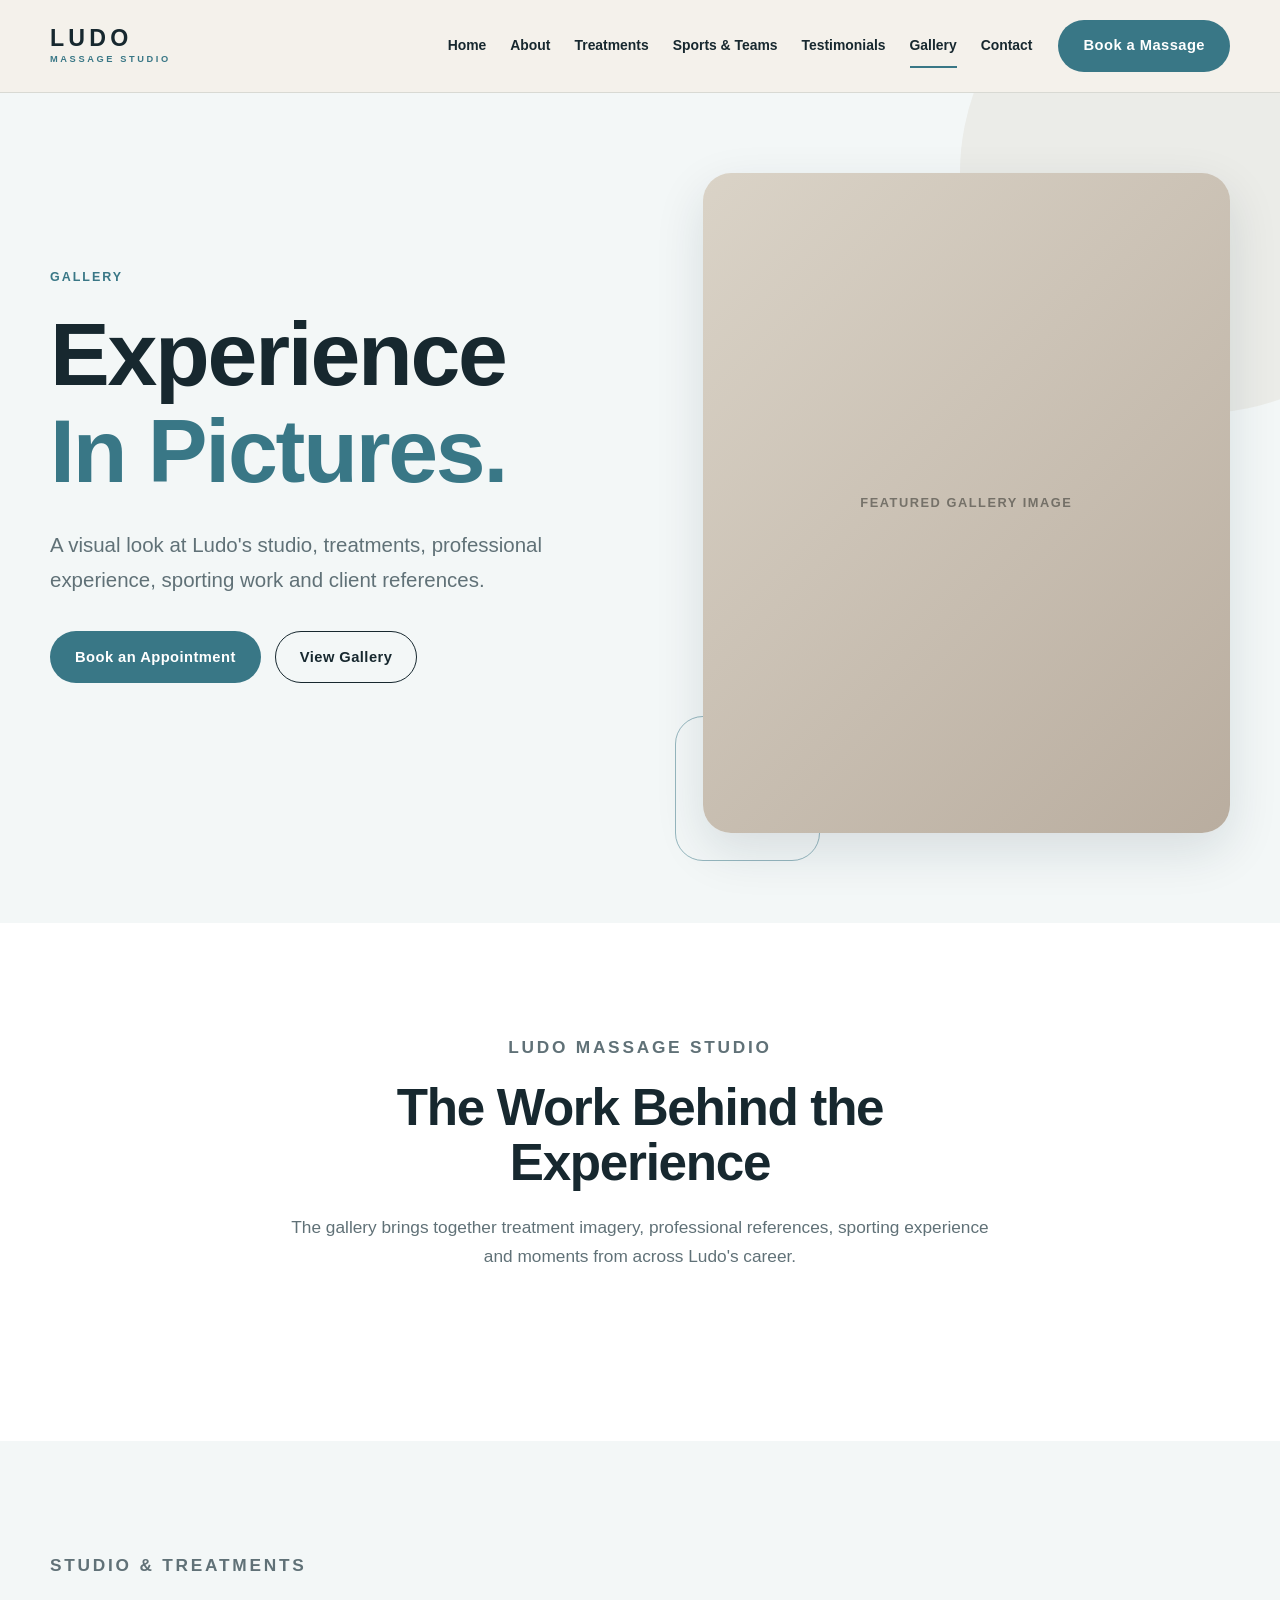
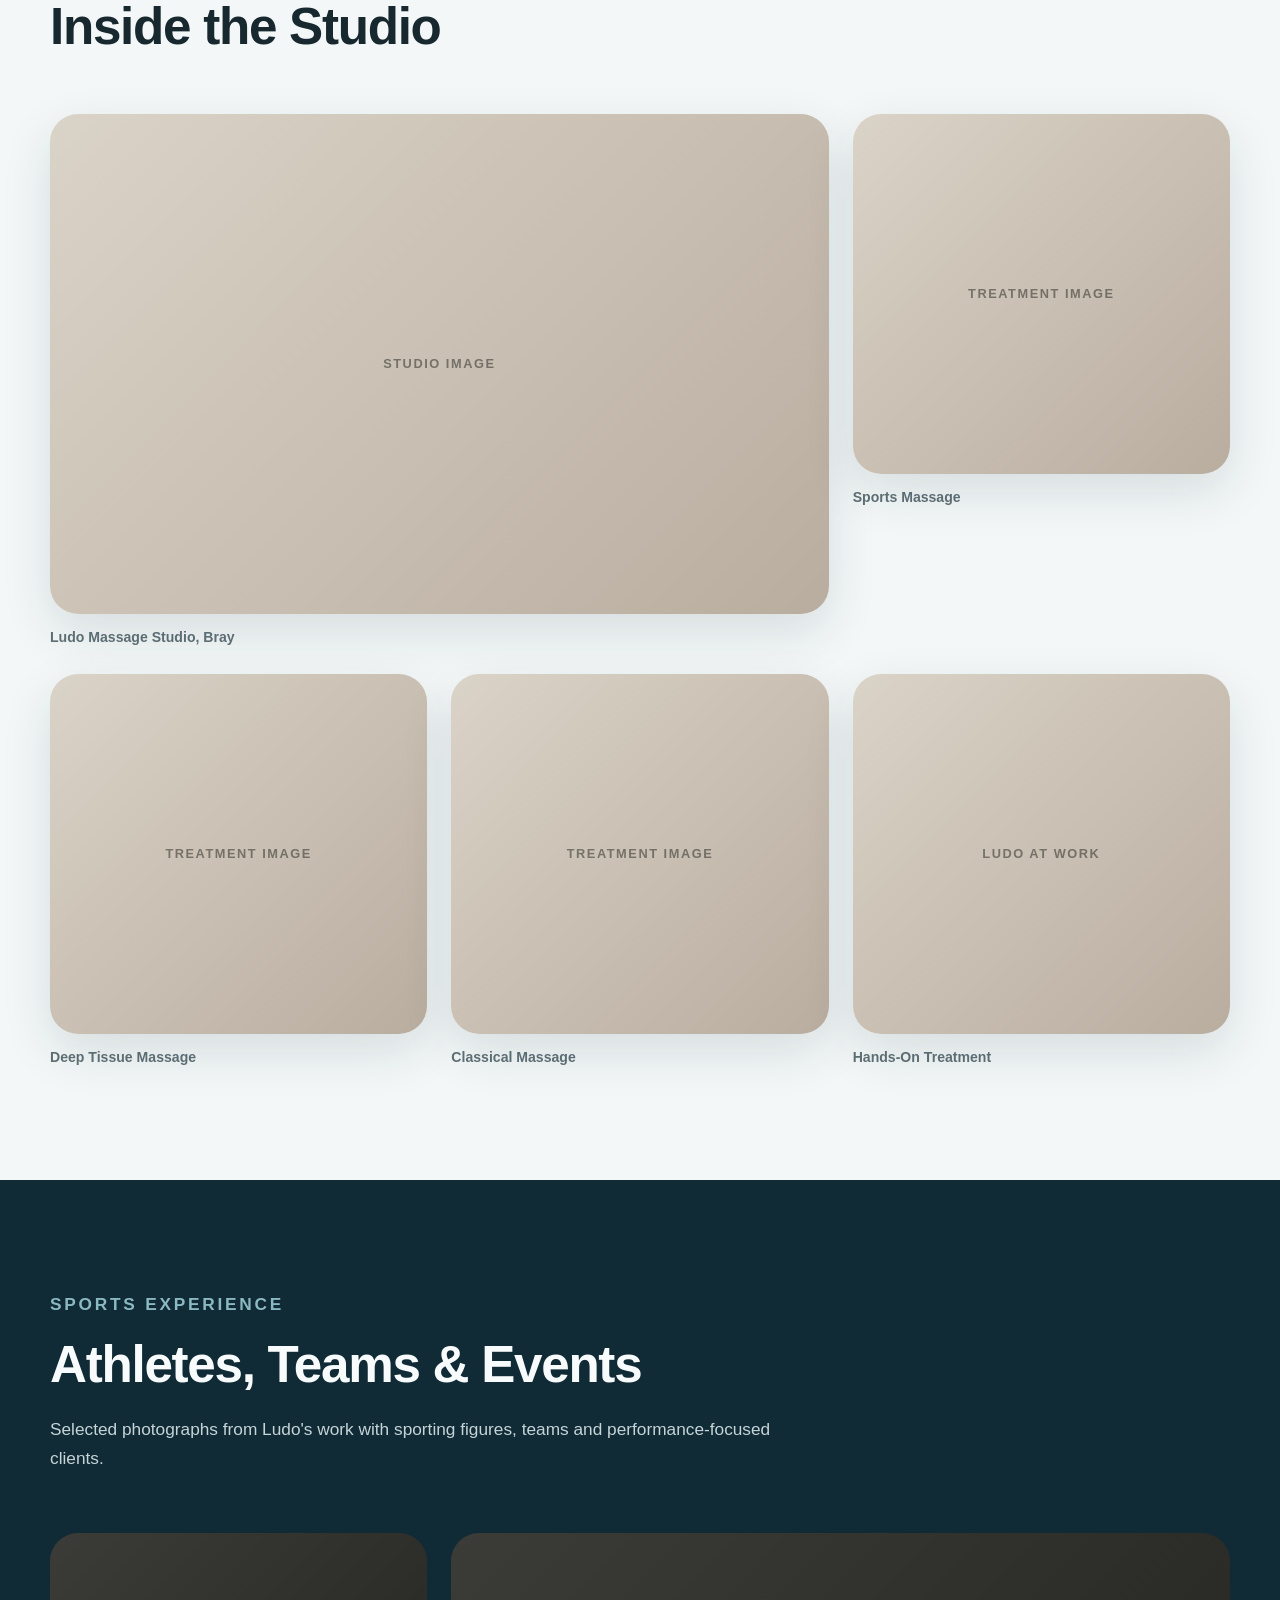
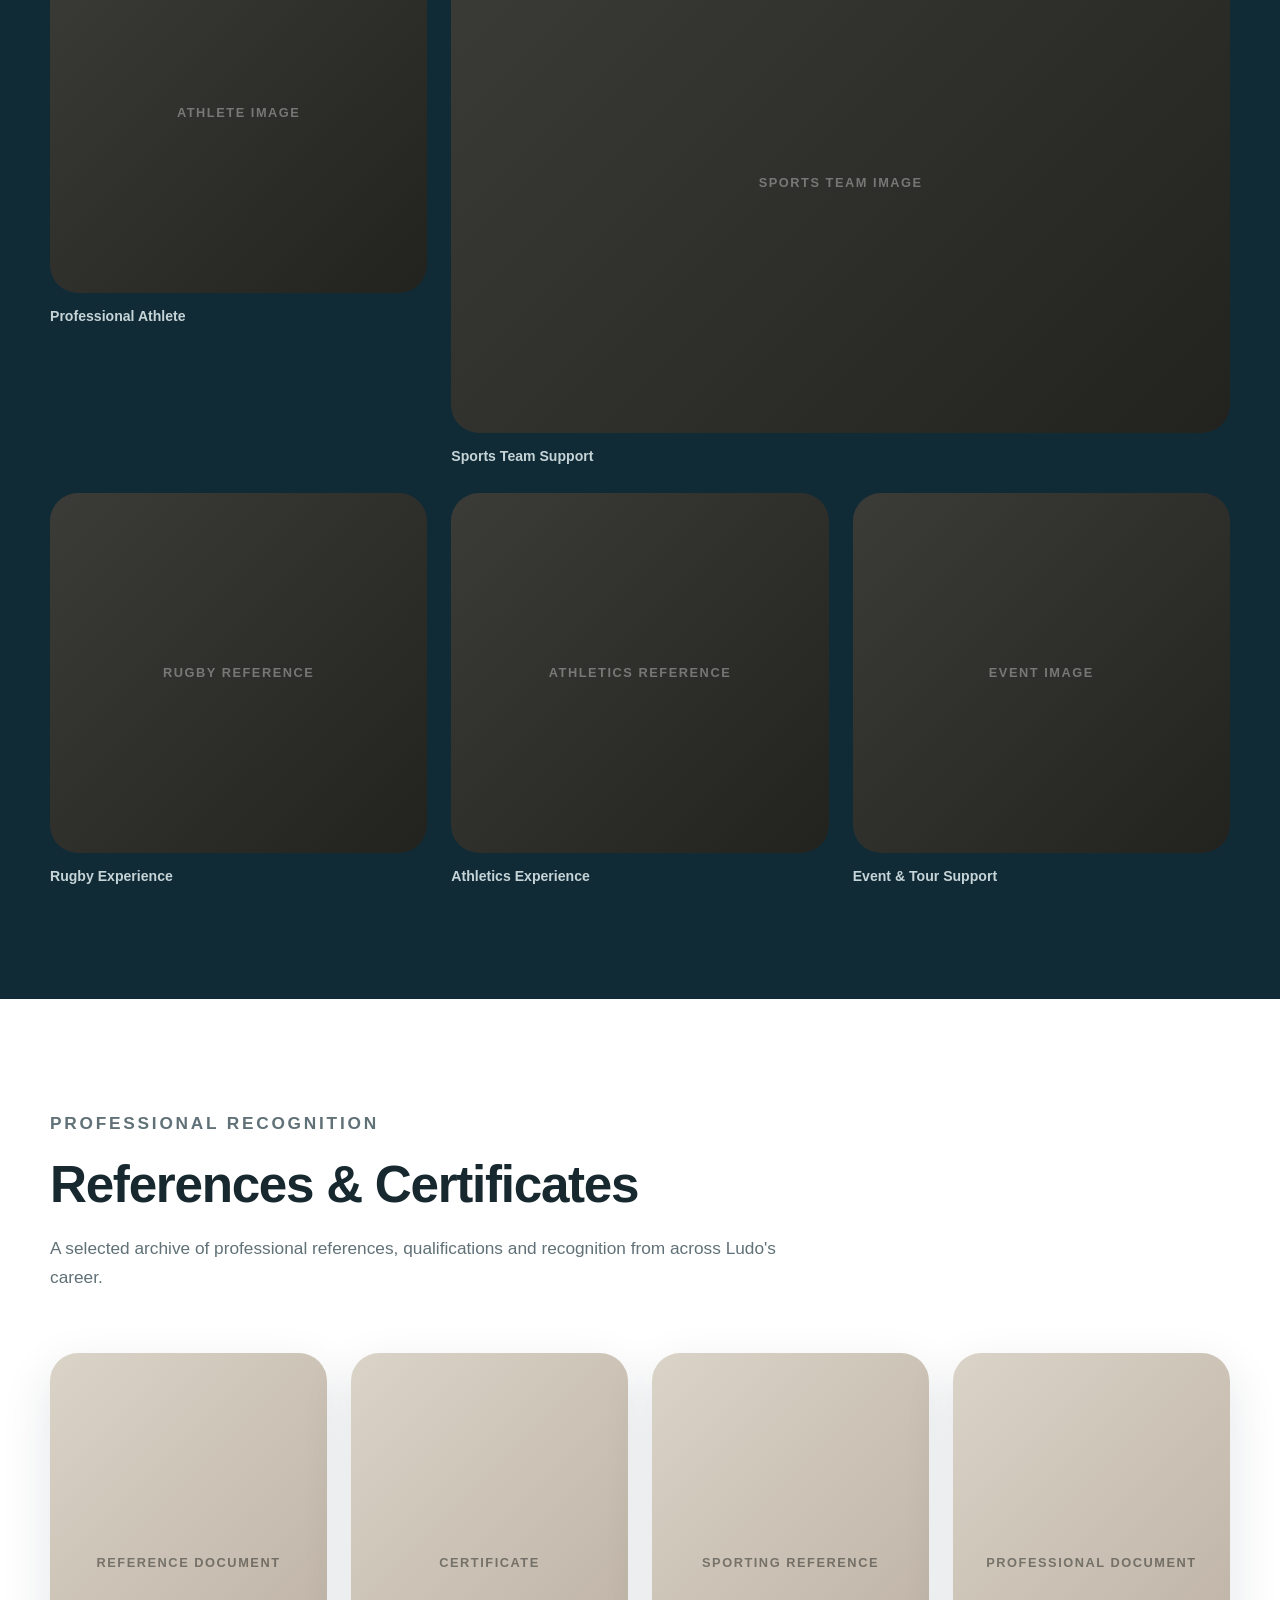
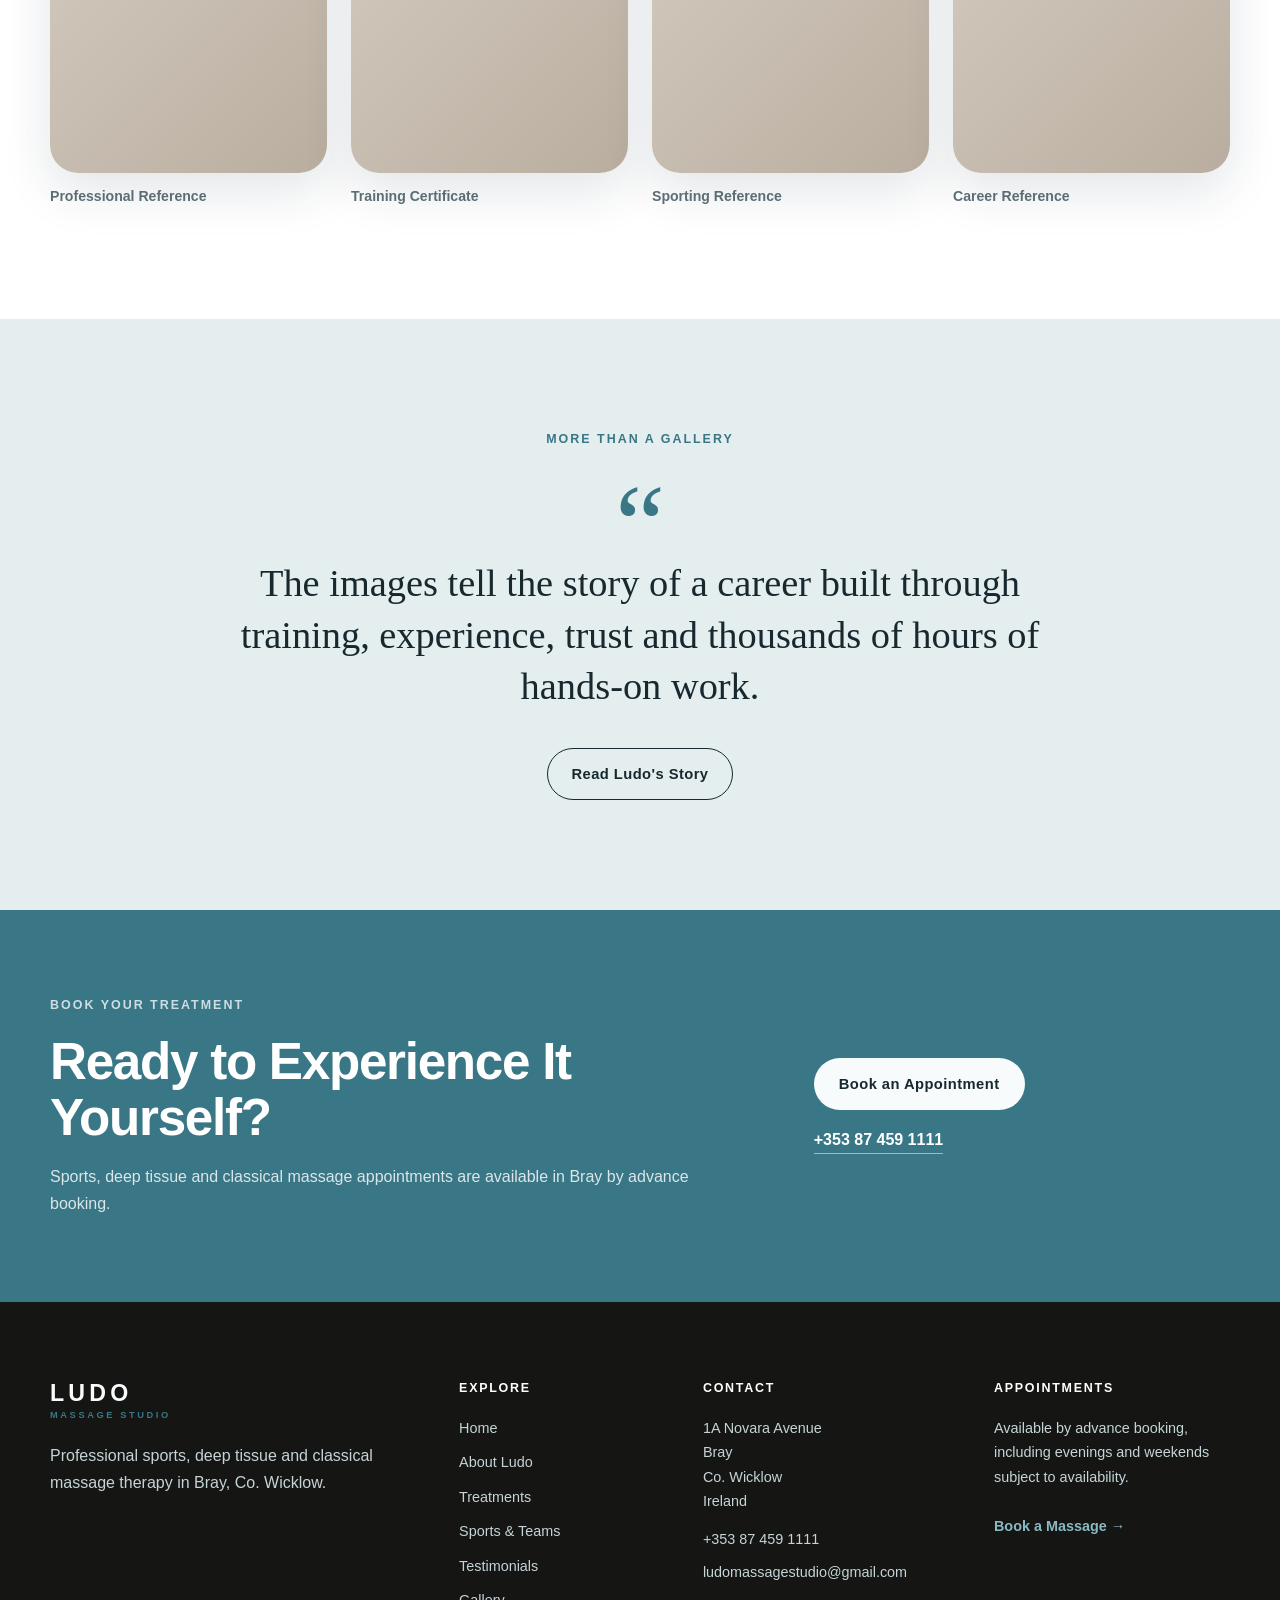
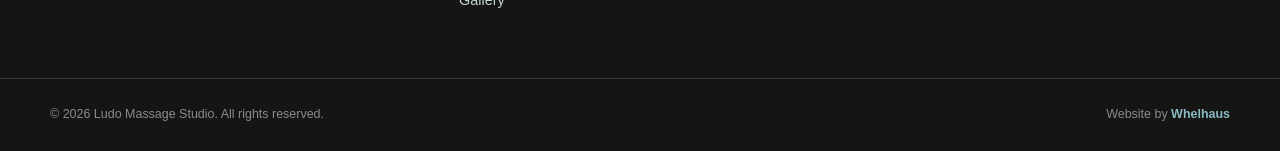
<file: gallery.html>
<!DOCTYPE html>
<html lang="en">

<head>

  <meta charset="UTF-8">

  <meta
    name="viewport"
    content="width=device-width, initial-scale=1.0"
  >

  <title>
    Gallery | Ludo Massage Studio Bray
  </title>

  <meta
    name="description"
    content="Explore the Ludo Massage Studio gallery featuring treatment, sports, professional references and studio images."
  >

  <meta name="author" content="Ludo Massage Studio">

  <link
    rel="stylesheet"
    href="css/style.css"
  >

</head>


<body>


  <!-- =========================
       HEADER
  ========================== -->

  <header class="site-header">

    <div class="container header-inner">

      <a
        class="logo"
        href="index.html"
        aria-label="Ludo Massage Studio Home"
      >

        <span class="logo-main">
          LUDO
        </span>

        <span class="logo-sub">
          MASSAGE STUDIO
        </span>

      </a>


      <button
        class="mobile-menu-toggle"
        type="button"
        aria-label="Open navigation menu"
        aria-expanded="false"
        aria-controls="main-navigation"
      >

        <span></span>
        <span></span>
        <span></span>

      </button>


      <nav
        class="main-nav"
        id="main-navigation"
        aria-label="Main navigation"
      >

        <a href="index.html">
          Home
        </a>

        <a href="about.html">
          About
        </a>

        <a href="treatments.html">
          Treatments
        </a>

        <a href="sports-teams.html">
          Sports &amp; Teams
        </a>

        <a href="testimonials.html">
          Testimonials
        </a>

        <a
          href="gallery.html"
          class="active"
        >
          Gallery
        </a>

        <a href="contact.html">
          Contact
        </a>

        <a
          href="contact.html"
          class="btn btn-primary nav-cta"
        >
          Book a Massage
        </a>

      </nav>

    </div>

  </header>



  <main>


    <!-- =========================
         HERO
    ========================== -->

    <section class="hero">

      <div class="container hero-grid">

        <div class="hero-content">

          <p class="eyebrow">
            Gallery
          </p>

          <h1>
            Experience
            <span>In Pictures.</span>
          </h1>

          <p class="hero-lead">
            A visual look at Ludo's studio, treatments,
            professional experience, sporting work and client
            references.
          </p>

          <div class="hero-actions">

            <a
              href="contact.html"
              class="btn btn-primary"
            >
              Book an Appointment
            </a>

            <a
              href="#gallery"
              class="btn btn-secondary"
            >
              View Gallery
            </a>

          </div>

        </div>


        <div class="hero-image">

          <div class="image-placeholder">

            <span>
              Featured Gallery Image
            </span>

          </div>

        </div>

      </div>

    </section>



    <!-- =========================
         GALLERY INTRO
    ========================== -->

    <section
      class="section services"
      id="gallery"
    >

      <div class="container">

        <div class="section-heading">

          <p class="eyebrow">
            Ludo Massage Studio
          </p>

          <h2>
            The Work Behind the Experience
          </h2>

          <p>
            The gallery brings together treatment imagery,
            professional references, sporting experience and
            moments from across Ludo's career.
          </p>

        </div>

      </div>

    </section>



    <!-- =========================
         STUDIO & TREATMENTS
    ========================== -->

    <section class="section">

      <div class="container">

        <div class="section-heading section-heading-left">

          <p class="eyebrow">
            Studio &amp; Treatments
          </p>

          <h2>
            Inside the Studio
          </h2>

        </div>


        <div class="gallery-grid">


          <figure class="gallery-item gallery-item-large">

            <div class="image-placeholder gallery-placeholder">

              <span>
                Studio Image
              </span>

            </div>

            <figcaption>
              Ludo Massage Studio, Bray
            </figcaption>

          </figure>


          <figure class="gallery-item">

            <div class="image-placeholder gallery-placeholder">

              <span>
                Treatment Image
              </span>

            </div>

            <figcaption>
              Sports Massage
            </figcaption>

          </figure>


          <figure class="gallery-item">

            <div class="image-placeholder gallery-placeholder">

              <span>
                Treatment Image
              </span>

            </div>

            <figcaption>
              Deep Tissue Massage
            </figcaption>

          </figure>


          <figure class="gallery-item">

            <div class="image-placeholder gallery-placeholder">

              <span>
                Treatment Image
              </span>

            </div>

            <figcaption>
              Classical Massage
            </figcaption>

          </figure>


          <figure class="gallery-item">

            <div class="image-placeholder gallery-placeholder">

              <span>
                Ludo at Work
              </span>

            </div>

            <figcaption>
              Hands-On Treatment
            </figcaption>

          </figure>


        </div>

      </div>

    </section>



    <!-- =========================
         SPORTS GALLERY
    ========================== -->

    <section class="section section-dark">

      <div class="container">

        <div class="section-heading section-heading-left">

          <p class="eyebrow">
            Sports Experience
          </p>

          <h2>
            Athletes, Teams &amp; Events
          </h2>

          <p>
            Selected photographs from Ludo's work with sporting
            figures, teams and performance-focused clients.
          </p>

        </div>


        <div class="gallery-grid">


          <figure class="gallery-item">

            <div class="image-placeholder image-placeholder-dark gallery-placeholder">

              <span>
                Athlete Image
              </span>

            </div>

            <figcaption>
              Professional Athlete
            </figcaption>

          </figure>


          <figure class="gallery-item gallery-item-large">

            <div class="image-placeholder image-placeholder-dark gallery-placeholder">

              <span>
                Sports Team Image
              </span>

            </div>

            <figcaption>
              Sports Team Support
            </figcaption>

          </figure>


          <figure class="gallery-item">

            <div class="image-placeholder image-placeholder-dark gallery-placeholder">

              <span>
                Rugby Reference
              </span>

            </div>

            <figcaption>
              Rugby Experience
            </figcaption>

          </figure>


          <figure class="gallery-item">

            <div class="image-placeholder image-placeholder-dark gallery-placeholder">

              <span>
                Athletics Reference
              </span>

            </div>

            <figcaption>
              Athletics Experience
            </figcaption>

          </figure>


          <figure class="gallery-item">

            <div class="image-placeholder image-placeholder-dark gallery-placeholder">

              <span>
                Event Image
              </span>

            </div>

            <figcaption>
              Event &amp; Tour Support
            </figcaption>

          </figure>


        </div>

      </div>

    </section>



    <!-- =========================
         REFERENCES & CERTIFICATES
    ========================== -->

    <section class="section services">

      <div class="container">

        <div class="section-heading section-heading-left">

          <p class="eyebrow">
            Professional Recognition
          </p>

          <h2>
            References &amp; Certificates
          </h2>

          <p>
            A selected archive of professional references,
            qualifications and recognition from across Ludo's
            career.
          </p>

        </div>


        <div class="gallery-grid gallery-grid-documents">


          <figure class="gallery-item">

            <div class="image-placeholder gallery-placeholder gallery-document">

              <span>
                Reference Document
              </span>

            </div>

            <figcaption>
              Professional Reference
            </figcaption>

          </figure>


          <figure class="gallery-item">

            <div class="image-placeholder gallery-placeholder gallery-document">

              <span>
                Certificate
              </span>

            </div>

            <figcaption>
              Training Certificate
            </figcaption>

          </figure>


          <figure class="gallery-item">

            <div class="image-placeholder gallery-placeholder gallery-document">

              <span>
                Sporting Reference
              </span>

            </div>

            <figcaption>
              Sporting Reference
            </figcaption>

          </figure>


          <figure class="gallery-item">

            <div class="image-placeholder gallery-placeholder gallery-document">

              <span>
                Professional Document
              </span>

            </div>

            <figcaption>
              Career Reference
            </figcaption>

          </figure>


        </div>

      </div>

    </section>



    <!-- =========================
         EXPERIENCE FEATURE
    ========================== -->

    <section class="testimonial-feature section">

      <div class="container testimonial-container">

        <p class="eyebrow">
          More Than a Gallery
        </p>

        <div class="quote-mark">
          “
        </div>

        <blockquote>

          <p>
            The images tell the story of a career built through
            training, experience, trust and thousands of hours
            of hands-on work.
          </p>

        </blockquote>

        <a
          href="about.html"
          class="btn btn-secondary"
        >
          Read Ludo's Story
        </a>

      </div>

    </section>



    <!-- =========================
         CTA
    ========================== -->

    <section class="booking-cta">

      <div class="container booking-cta-inner">

        <div>

          <p class="eyebrow">
            Book Your Treatment
          </p>

          <h2>
            Ready to Experience It Yourself?
          </h2>

          <p>
            Sports, deep tissue and classical massage appointments
            are available in Bray by advance booking.
          </p>

        </div>


        <div class="booking-actions">

          <a
            href="contact.html"
            class="btn btn-light"
          >
            Book an Appointment
          </a>

          <a
            href="tel:+353874591111"
            class="booking-phone"
          >
            +353 87 459 1111
          </a>

        </div>

      </div>

    </section>


  </main>



  <!-- =========================
       FOOTER
  ========================== -->

  <footer class="site-footer">

    <div class="container footer-grid">


      <div class="footer-brand">

        <a
          class="logo footer-logo"
          href="index.html"
        >

          <span class="logo-main">
            LUDO
          </span>

          <span class="logo-sub">
            MASSAGE STUDIO
          </span>

        </a>

        <p>
          Professional sports, deep tissue and classical massage
          therapy in Bray, Co. Wicklow.
        </p>

      </div>



      <div class="footer-column">

        <h3>
          Explore
        </h3>

        <nav aria-label="Footer navigation">

          <a href="index.html">
            Home
          </a>

          <a href="about.html">
            About Ludo
          </a>

          <a href="treatments.html">
            Treatments
          </a>

          <a href="sports-teams.html">
            Sports &amp; Teams
          </a>

          <a href="testimonials.html">
            Testimonials
          </a>

          <a href="gallery.html">
            Gallery
          </a>

        </nav>

      </div>



      <div class="footer-column">

        <h3>
          Contact
        </h3>

        <address>

          <p>
            1A Novara Avenue<br>
            Bray<br>
            Co. Wicklow<br>
            Ireland
          </p>

          <a href="tel:+353874591111">
            +353 87 459 1111
          </a>

          <a href="mailto:ludomassagestudio@gmail.com">
            ludomassagestudio@gmail.com
          </a>

        </address>

      </div>



      <div class="footer-column">

        <h3>
          Appointments
        </h3>

        <p>
          Available by advance booking, including evenings
          and weekends subject to availability.
        </p>

        <a
          href="contact.html"
          class="footer-book-link"
        >
          Book a Massage →
        </a>

      </div>


    </div>



    <div class="footer-bottom">

      <div class="container footer-bottom-inner">

        <p>
          &copy; 2026 Ludo Massage Studio.
          All rights reserved.
        </p>


        <p class="whelhaus-credit">

          Website by

          <a
            href="https://www.whelhaus.ie/"
            target="_blank"
            rel="noopener noreferrer"
          >
            Whelhaus
          </a>

        </p>

      </div>

    </div>

  </footer>



  <a
    href="contact.html"
    class="mobile-book-button"
    aria-label="Book a massage"
  >
    Book a Massage
  </a>


  <script src="js/script.js"></script>


</body>

</html>
</file>
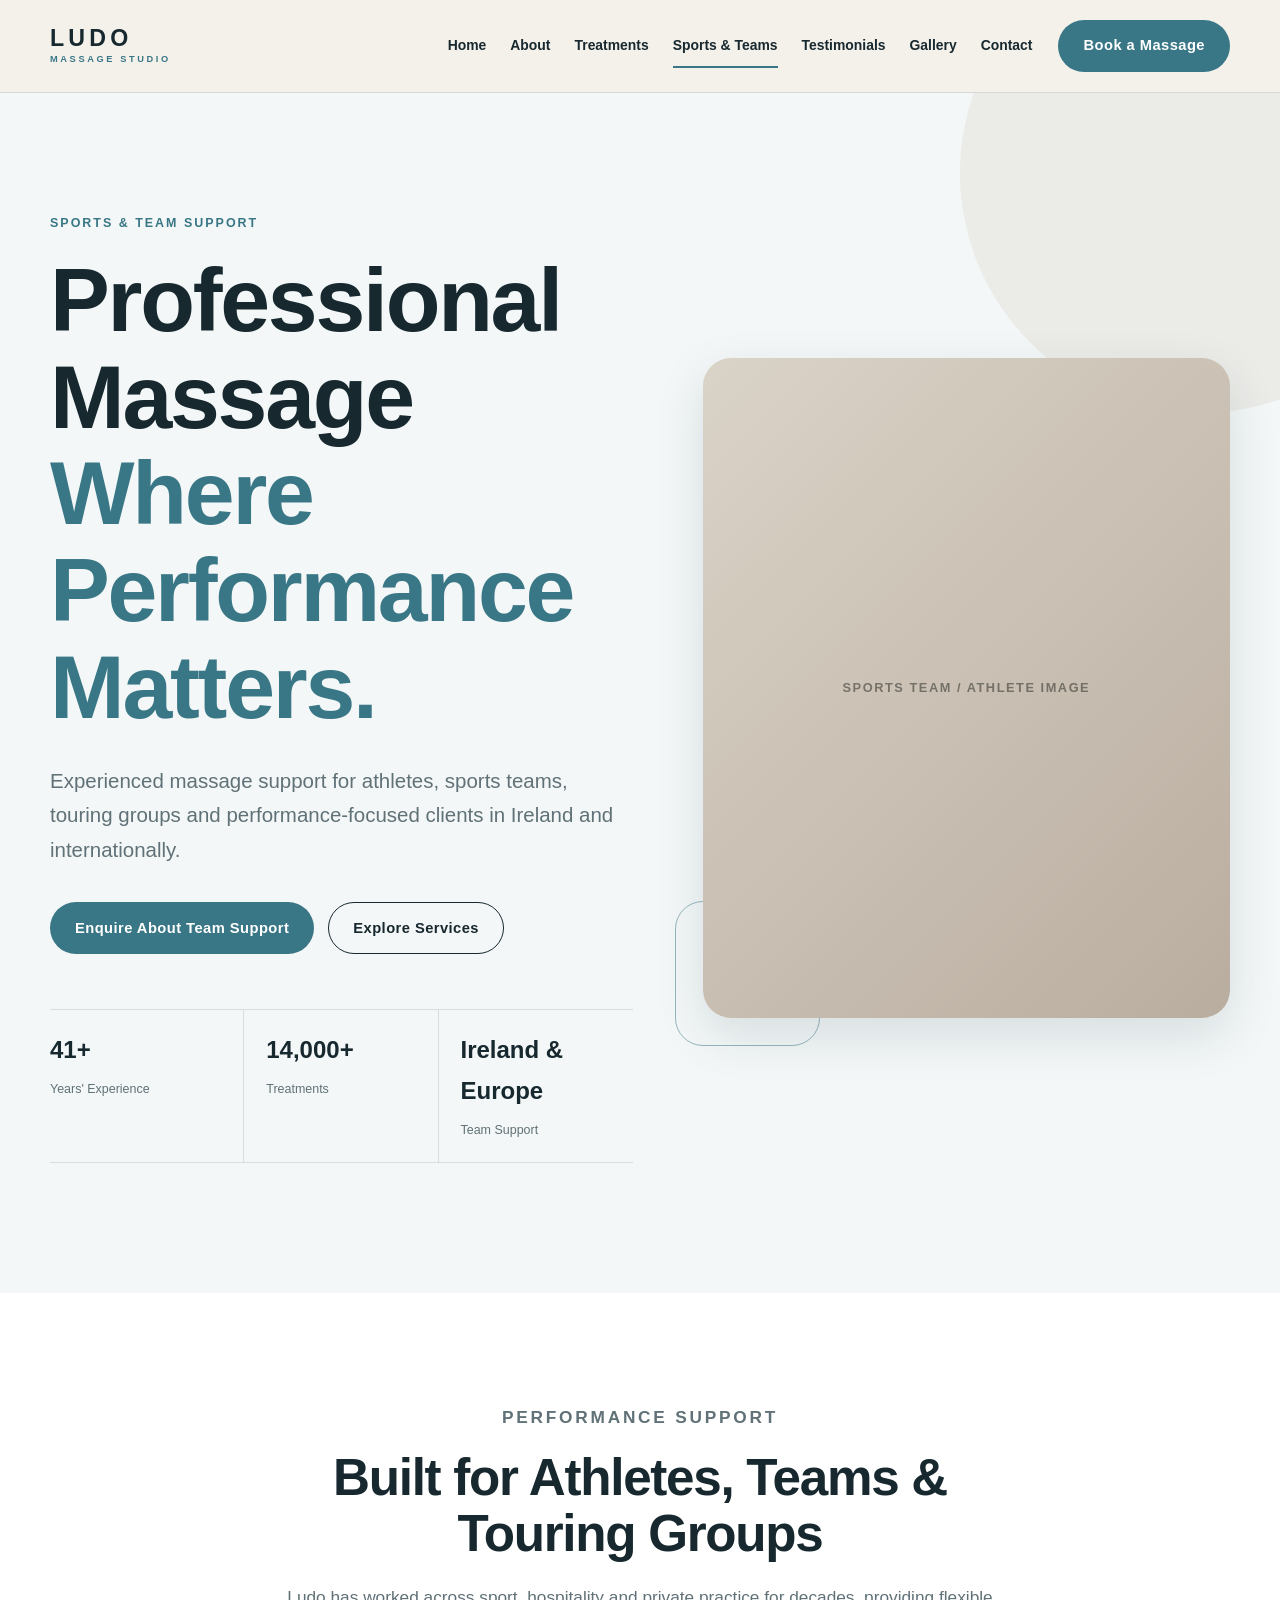
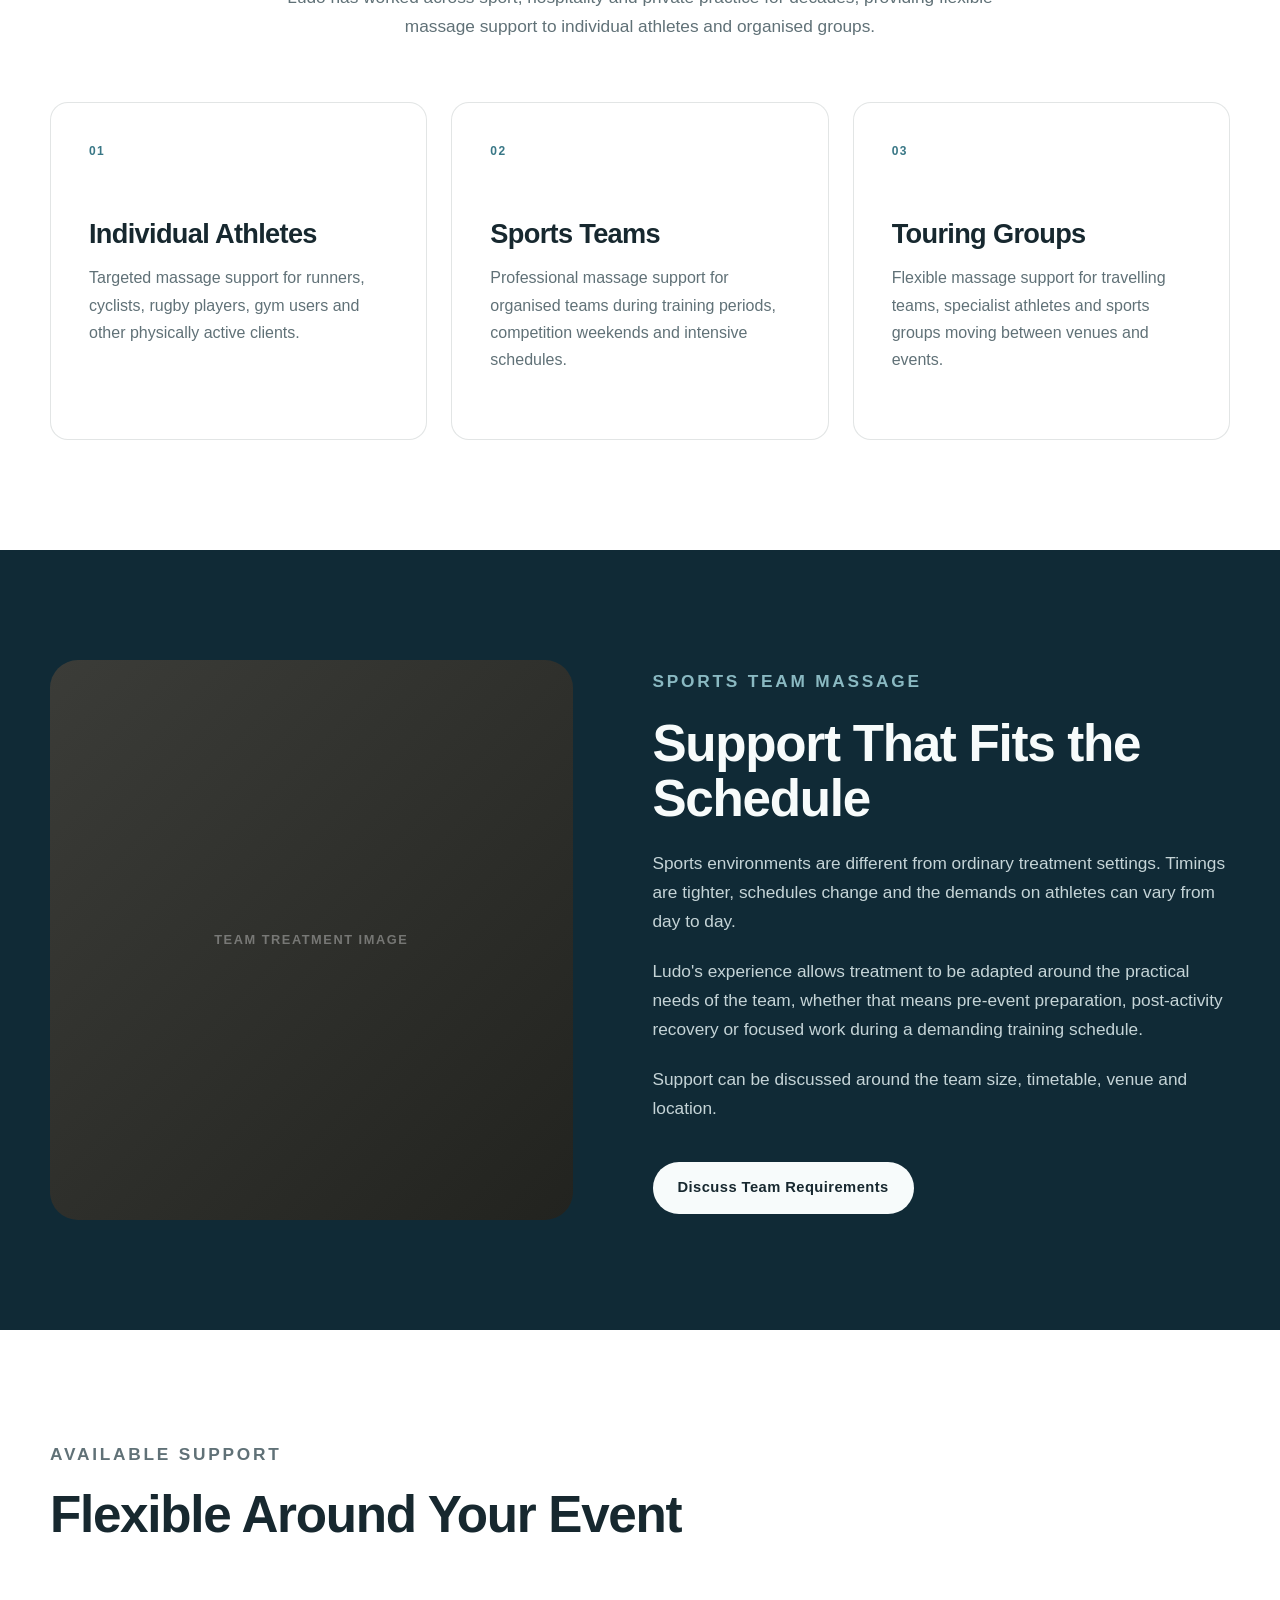
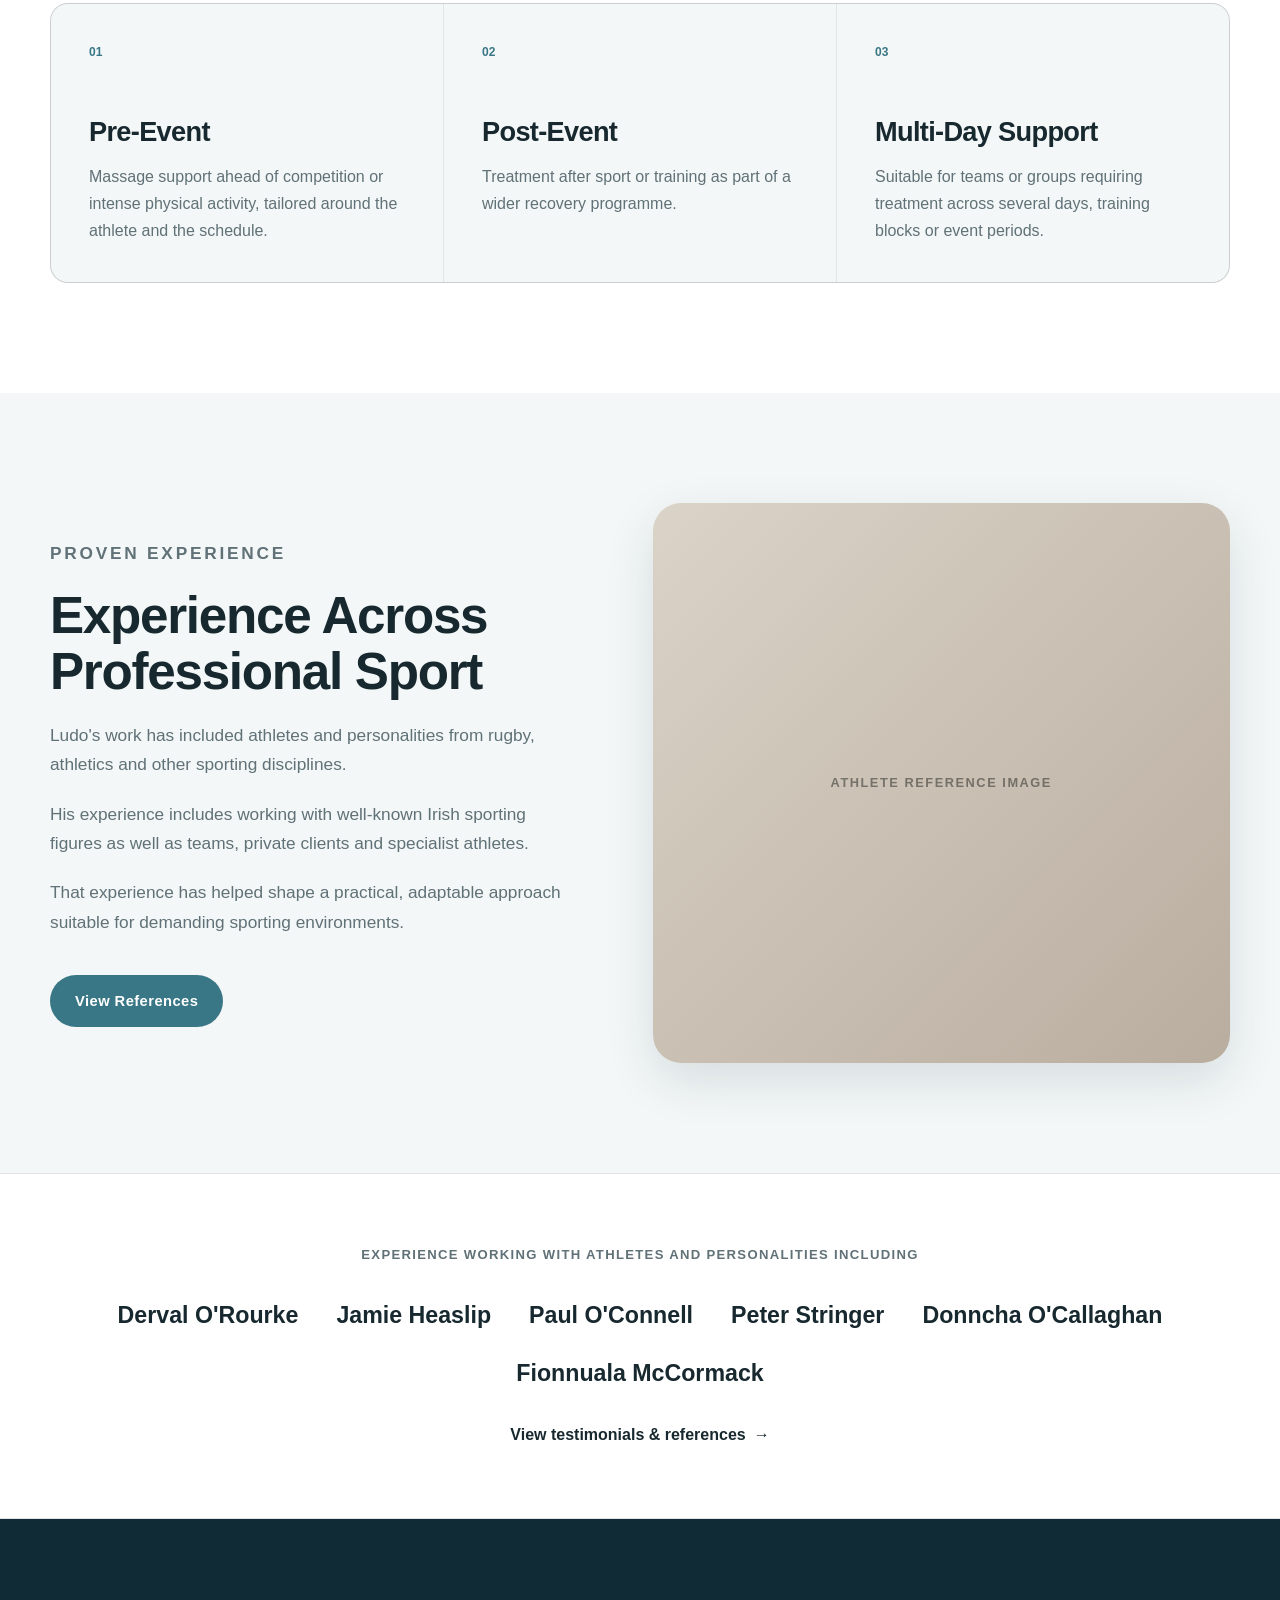
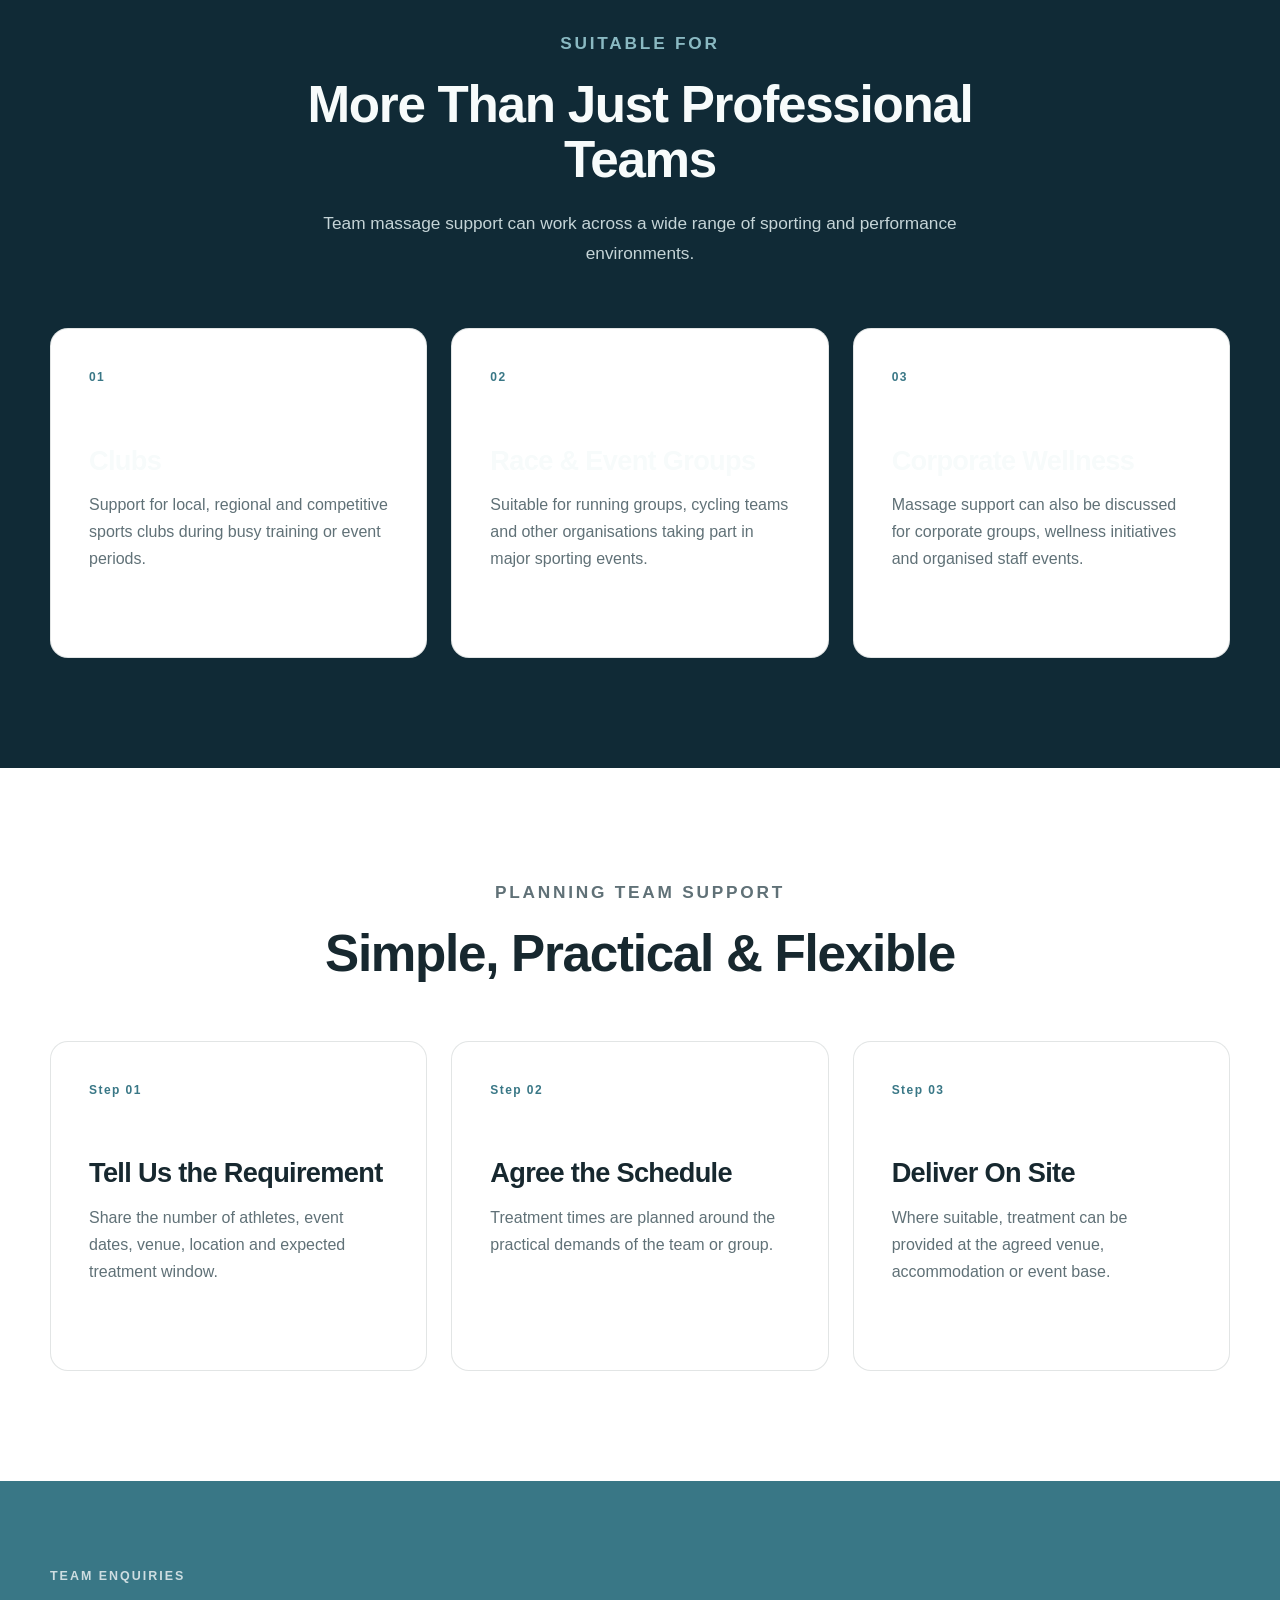
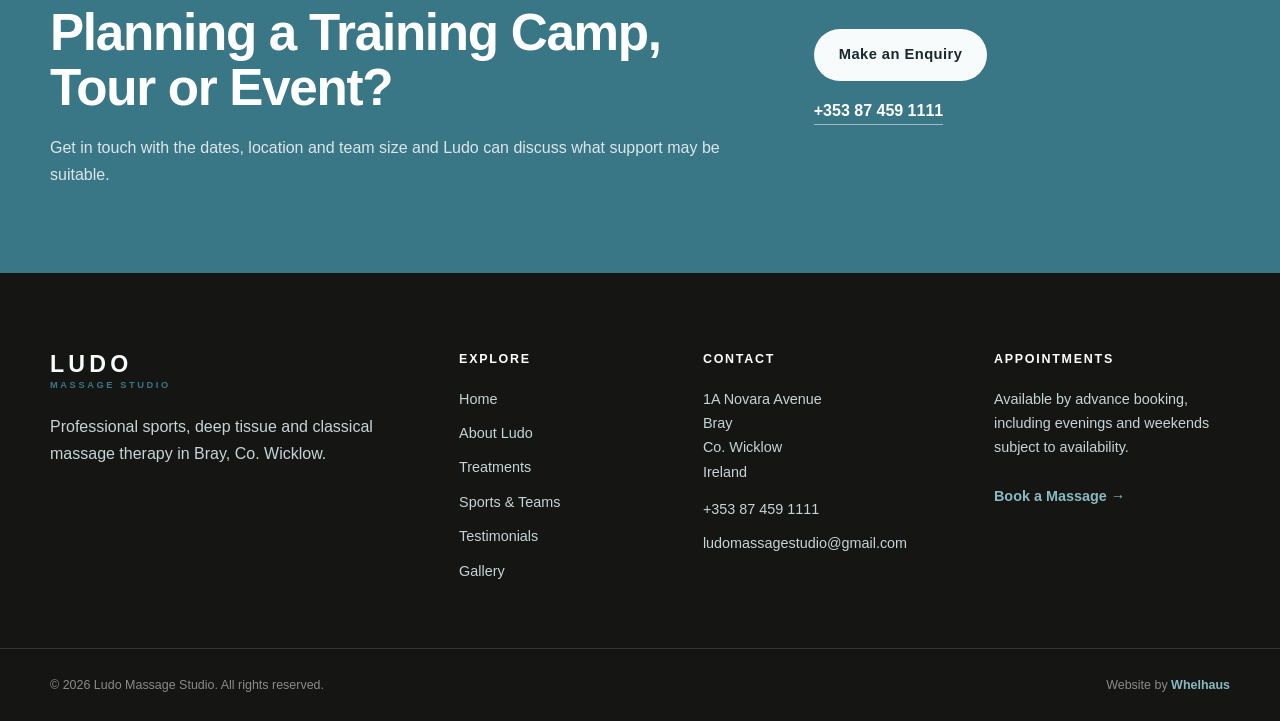
<file: sports-teams.html>
<!DOCTYPE html>
<html lang="en">

<head>

  <meta charset="UTF-8">

  <meta
    name="viewport"
    content="width=device-width, initial-scale=1.0"
  >

  <title>
    Sports Team Massage Ireland | Ludo Massage Studio
  </title>

  <meta
    name="description"
    content="Professional sports massage support for athletes, teams and travelling groups in Ireland and Europe from Ludo Massage Studio."
  >

  <meta name="author" content="Ludo Massage Studio">

  <link
    rel="stylesheet"
    href="css/style.css"
  >

</head>


<body>


  <!-- =========================
       HEADER
  ========================== -->

  <header class="site-header">

    <div class="container header-inner">

      <a
        class="logo"
        href="index.html"
        aria-label="Ludo Massage Studio Home"
      >

        <span class="logo-main">
          LUDO
        </span>

        <span class="logo-sub">
          MASSAGE STUDIO
        </span>

      </a>


      <button
        class="mobile-menu-toggle"
        type="button"
        aria-label="Open navigation menu"
        aria-expanded="false"
        aria-controls="main-navigation"
      >

        <span></span>
        <span></span>
        <span></span>

      </button>


      <nav
        class="main-nav"
        id="main-navigation"
        aria-label="Main navigation"
      >

        <a href="index.html">
          Home
        </a>

        <a href="about.html">
          About
        </a>

        <a href="treatments.html">
          Treatments
        </a>

        <a
          href="sports-teams.html"
          class="active"
        >
          Sports &amp; Teams
        </a>

        <a href="testimonials.html">
          Testimonials
        </a>

        <a href="gallery.html">
          Gallery
        </a>

        <a href="contact.html">
          Contact
        </a>

        <a
          href="contact.html"
          class="btn btn-primary nav-cta"
        >
          Book a Massage
        </a>

      </nav>

    </div>

  </header>



  <main>


    <!-- =========================
         HERO
    ========================== -->

    <section class="hero">

      <div class="container hero-grid">

        <div class="hero-content">

          <p class="eyebrow">
            Sports &amp; Team Support
          </p>

          <h1>
            Professional Massage
            <span>Where Performance Matters.</span>
          </h1>

          <p class="hero-lead">
            Experienced massage support for athletes, sports teams,
            touring groups and performance-focused clients in
            Ireland and internationally.
          </p>


          <div class="hero-actions">

            <a
              href="contact.html"
              class="btn btn-primary"
            >
              Enquire About Team Support
            </a>

            <a
              href="#services"
              class="btn btn-secondary"
            >
              Explore Services
            </a>

          </div>


          <div class="hero-trust">

            <div class="trust-item">

              <strong>41+</strong>

              <span>
                Years' Experience
              </span>

            </div>


            <div class="trust-item">

              <strong>14,000+</strong>

              <span>
                Treatments
              </span>

            </div>


            <div class="trust-item">

              <strong>Ireland &amp; Europe</strong>

              <span>
                Team Support
              </span>

            </div>

          </div>

        </div>


        <div class="hero-image">

          <div class="image-placeholder">

            <span>
              Sports Team / Athlete Image
            </span>

          </div>

        </div>

      </div>

    </section>



    <!-- =========================
         INTRO
    ========================== -->

    <section
      class="section services"
      id="services"
    >

      <div class="container">

        <div class="section-heading">

          <p class="eyebrow">
            Performance Support
          </p>

          <h2>
            Built for Athletes, Teams &amp; Touring Groups
          </h2>

          <p>
            Ludo has worked across sport, hospitality and private
            practice for decades, providing flexible massage support
            to individual athletes and organised groups.
          </p>

        </div>


        <div class="service-grid">


          <article class="service-card">

            <div class="service-number">
              01
            </div>

            <h3>
              Individual Athletes
            </h3>

            <p>
              Targeted massage support for runners, cyclists,
              rugby players, gym users and other physically active
              clients.
            </p>

          </article>


          <article class="service-card">

            <div class="service-number">
              02
            </div>

            <h3>
              Sports Teams
            </h3>

            <p>
              Professional massage support for organised teams
              during training periods, competition weekends and
              intensive schedules.
            </p>

          </article>


          <article class="service-card">

            <div class="service-number">
              03
            </div>

            <h3>
              Touring Groups
            </h3>

            <p>
              Flexible massage support for travelling teams,
              specialist athletes and sports groups moving between
              venues and events.
            </p>

          </article>


        </div>

      </div>

    </section>



    <!-- =========================
         TEAM SUPPORT
    ========================== -->

    <section class="section section-dark">

      <div class="container experience-grid">


        <div class="experience-image">

          <div class="image-placeholder image-placeholder-dark">

            <span>
              Team Treatment Image
            </span>

          </div>

        </div>


        <div class="experience-content">

          <p class="eyebrow">
            Sports Team Massage
          </p>

          <h2>
            Support That Fits the Schedule
          </h2>

          <p>
            Sports environments are different from ordinary
            treatment settings. Timings are tighter, schedules
            change and the demands on athletes can vary from day
            to day.
          </p>

          <p>
            Ludo's experience allows treatment to be adapted
            around the practical needs of the team, whether that
            means pre-event preparation, post-activity recovery or
            focused work during a demanding training schedule.
          </p>

          <p>
            Support can be discussed around the team size,
            timetable, venue and location.
          </p>

          <a
            href="contact.html"
            class="btn btn-light"
          >
            Discuss Team Requirements
          </a>

        </div>

      </div>

    </section>



    <!-- =========================
         SERVICES
    ========================== -->

    <section class="section services">

      <div class="container">

        <div class="section-heading section-heading-left">

          <p class="eyebrow">
            Available Support
          </p>

          <h2>
            Flexible Around Your Event
          </h2>

        </div>


        <div class="sports-highlight-grid">


          <div class="sports-highlight">

            <span class="highlight-number">
              01
            </span>

            <h3>
              Pre-Event
            </h3>

            <p>
              Massage support ahead of competition or intense
              physical activity, tailored around the athlete and
              the schedule.
            </p>

          </div>


          <div class="sports-highlight">

            <span class="highlight-number">
              02
            </span>

            <h3>
              Post-Event
            </h3>

            <p>
              Treatment after sport or training as part of a wider
              recovery programme.
            </p>

          </div>


          <div class="sports-highlight">

            <span class="highlight-number">
              03
            </span>

            <h3>
              Multi-Day Support
            </h3>

            <p>
              Suitable for teams or groups requiring treatment
              across several days, training blocks or event periods.
            </p>

          </div>


        </div>

      </div>

    </section>



    <!-- =========================
         EXPERIENCE
    ========================== -->

    <section class="section">

      <div class="container experience-grid">


        <div class="experience-content">

          <p class="eyebrow">
            Proven Experience
          </p>

          <h2>
            Experience Across Professional Sport
          </h2>

          <p>
            Ludo's work has included athletes and personalities
            from rugby, athletics and other sporting disciplines.
          </p>

          <p>
            His experience includes working with well-known Irish
            sporting figures as well as teams, private clients and
            specialist athletes.
          </p>

          <p>
            That experience has helped shape a practical,
            adaptable approach suitable for demanding sporting
            environments.
          </p>

          <a
            href="testimonials.html"
            class="btn btn-primary"
          >
            View References
          </a>

        </div>


        <div class="experience-image">

          <div class="image-placeholder">

            <span>
              Athlete Reference Image
            </span>

          </div>

        </div>


      </div>

    </section>



    <!-- =========================
         TRUSTED NAMES
    ========================== -->

    <section class="trusted section-small">

      <div class="container">

        <p class="trusted-title">
          Experience working with athletes and personalities including
        </p>


        <div class="trusted-names">

          <span>
            Derval O'Rourke
          </span>

          <span>
            Jamie Heaslip
          </span>

          <span>
            Paul O'Connell
          </span>

          <span>
            Peter Stringer
          </span>

          <span>
            Donncha O'Callaghan
          </span>

          <span>
            Fionnuala McCormack
          </span>

        </div>


        <a
          href="testimonials.html"
          class="text-link"
        >
          View testimonials &amp; references
          <span aria-hidden="true">→</span>
        </a>

      </div>

    </section>



    <!-- =========================
         WHO THIS SUITS
    ========================== -->

    <section class="section section-dark">

      <div class="container">

        <div class="section-heading">

          <p class="eyebrow">
            Suitable For
          </p>

          <h2>
            More Than Just Professional Teams
          </h2>

          <p>
            Team massage support can work across a wide range of
            sporting and performance environments.
          </p>

        </div>


        <div class="service-grid">


          <article class="service-card">

            <div class="service-number">
              01
            </div>

            <h3>
              Clubs
            </h3>

            <p>
              Support for local, regional and competitive sports
              clubs during busy training or event periods.
            </p>

          </article>


          <article class="service-card">

            <div class="service-number">
              02
            </div>

            <h3>
              Race &amp; Event Groups
            </h3>

            <p>
              Suitable for running groups, cycling teams and other
              organisations taking part in major sporting events.
            </p>

          </article>


          <article class="service-card">

            <div class="service-number">
              03
            </div>

            <h3>
              Corporate Wellness
            </h3>

            <p>
              Massage support can also be discussed for corporate
              groups, wellness initiatives and organised staff events.
            </p>

          </article>


        </div>

      </div>

    </section>



    <!-- =========================
         HOW IT WORKS
    ========================== -->

    <section class="section services">

      <div class="container">

        <div class="section-heading">

          <p class="eyebrow">
            Planning Team Support
          </p>

          <h2>
            Simple, Practical &amp; Flexible
          </h2>

        </div>


        <div class="service-grid">


          <article class="service-card">

            <div class="service-number">
              Step 01
            </div>

            <h3>
              Tell Us the Requirement
            </h3>

            <p>
              Share the number of athletes, event dates, venue,
              location and expected treatment window.
            </p>

          </article>


          <article class="service-card">

            <div class="service-number">
              Step 02
            </div>

            <h3>
              Agree the Schedule
            </h3>

            <p>
              Treatment times are planned around the practical
              demands of the team or group.
            </p>

          </article>


          <article class="service-card">

            <div class="service-number">
              Step 03
            </div>

            <h3>
              Deliver On Site
            </h3>

            <p>
              Where suitable, treatment can be provided at the
              agreed venue, accommodation or event base.
            </p>

          </article>


        </div>

      </div>

    </section>



    <!-- =========================
         CTA
    ========================== -->

    <section class="booking-cta">

      <div class="container booking-cta-inner">

        <div>

          <p class="eyebrow">
            Team Enquiries
          </p>

          <h2>
            Planning a Training Camp, Tour or Event?
          </h2>

          <p>
            Get in touch with the dates, location and team size
            and Ludo can discuss what support may be suitable.
          </p>

        </div>


        <div class="booking-actions">

          <a
            href="contact.html"
            class="btn btn-light"
          >
            Make an Enquiry
          </a>

          <a
            href="tel:+353874591111"
            class="booking-phone"
          >
            +353 87 459 1111
          </a>

        </div>

      </div>

    </section>


  </main>



  <!-- =========================
       FOOTER
  ========================== -->

  <footer class="site-footer">

    <div class="container footer-grid">


      <div class="footer-brand">

        <a
          class="logo footer-logo"
          href="index.html"
        >

          <span class="logo-main">
            LUDO
          </span>

          <span class="logo-sub">
            MASSAGE STUDIO
          </span>

        </a>

        <p>
          Professional sports, deep tissue and classical massage
          therapy in Bray, Co. Wicklow.
        </p>

      </div>



      <div class="footer-column">

        <h3>
          Explore
        </h3>

        <nav aria-label="Footer navigation">

          <a href="index.html">
            Home
          </a>

          <a href="about.html">
            About Ludo
          </a>

          <a href="treatments.html">
            Treatments
          </a>

          <a href="sports-teams.html">
            Sports &amp; Teams
          </a>

          <a href="testimonials.html">
            Testimonials
          </a>

          <a href="gallery.html">
            Gallery
          </a>

        </nav>

      </div>



      <div class="footer-column">

        <h3>
          Contact
        </h3>

        <address>

          <p>
            1A Novara Avenue<br>
            Bray<br>
            Co. Wicklow<br>
            Ireland
          </p>

          <a href="tel:+353874591111">
            +353 87 459 1111
          </a>

          <a href="mailto:ludomassagestudio@gmail.com">
            ludomassagestudio@gmail.com
          </a>

        </address>

      </div>



      <div class="footer-column">

        <h3>
          Appointments
        </h3>

        <p>
          Available by advance booking, including evenings
          and weekends subject to availability.
        </p>

        <a
          href="contact.html"
          class="footer-book-link"
        >
          Book a Massage →
        </a>

      </div>


    </div>



    <div class="footer-bottom">

      <div class="container footer-bottom-inner">

        <p>
          &copy; 2026 Ludo Massage Studio.
          All rights reserved.
        </p>


        <p class="whelhaus-credit">

          Website by

          <a
            href="https://www.whelhaus.ie/"
            target="_blank"
            rel="noopener noreferrer"
          >
            Whelhaus
          </a>

        </p>

      </div>

    </div>

  </footer>



  <a
    href="contact.html"
    class="mobile-book-button"
    aria-label="Book a massage"
  >
    Book a Massage
  </a>


  <script src="js/script.js"></script>


</body>

</html>
</file>
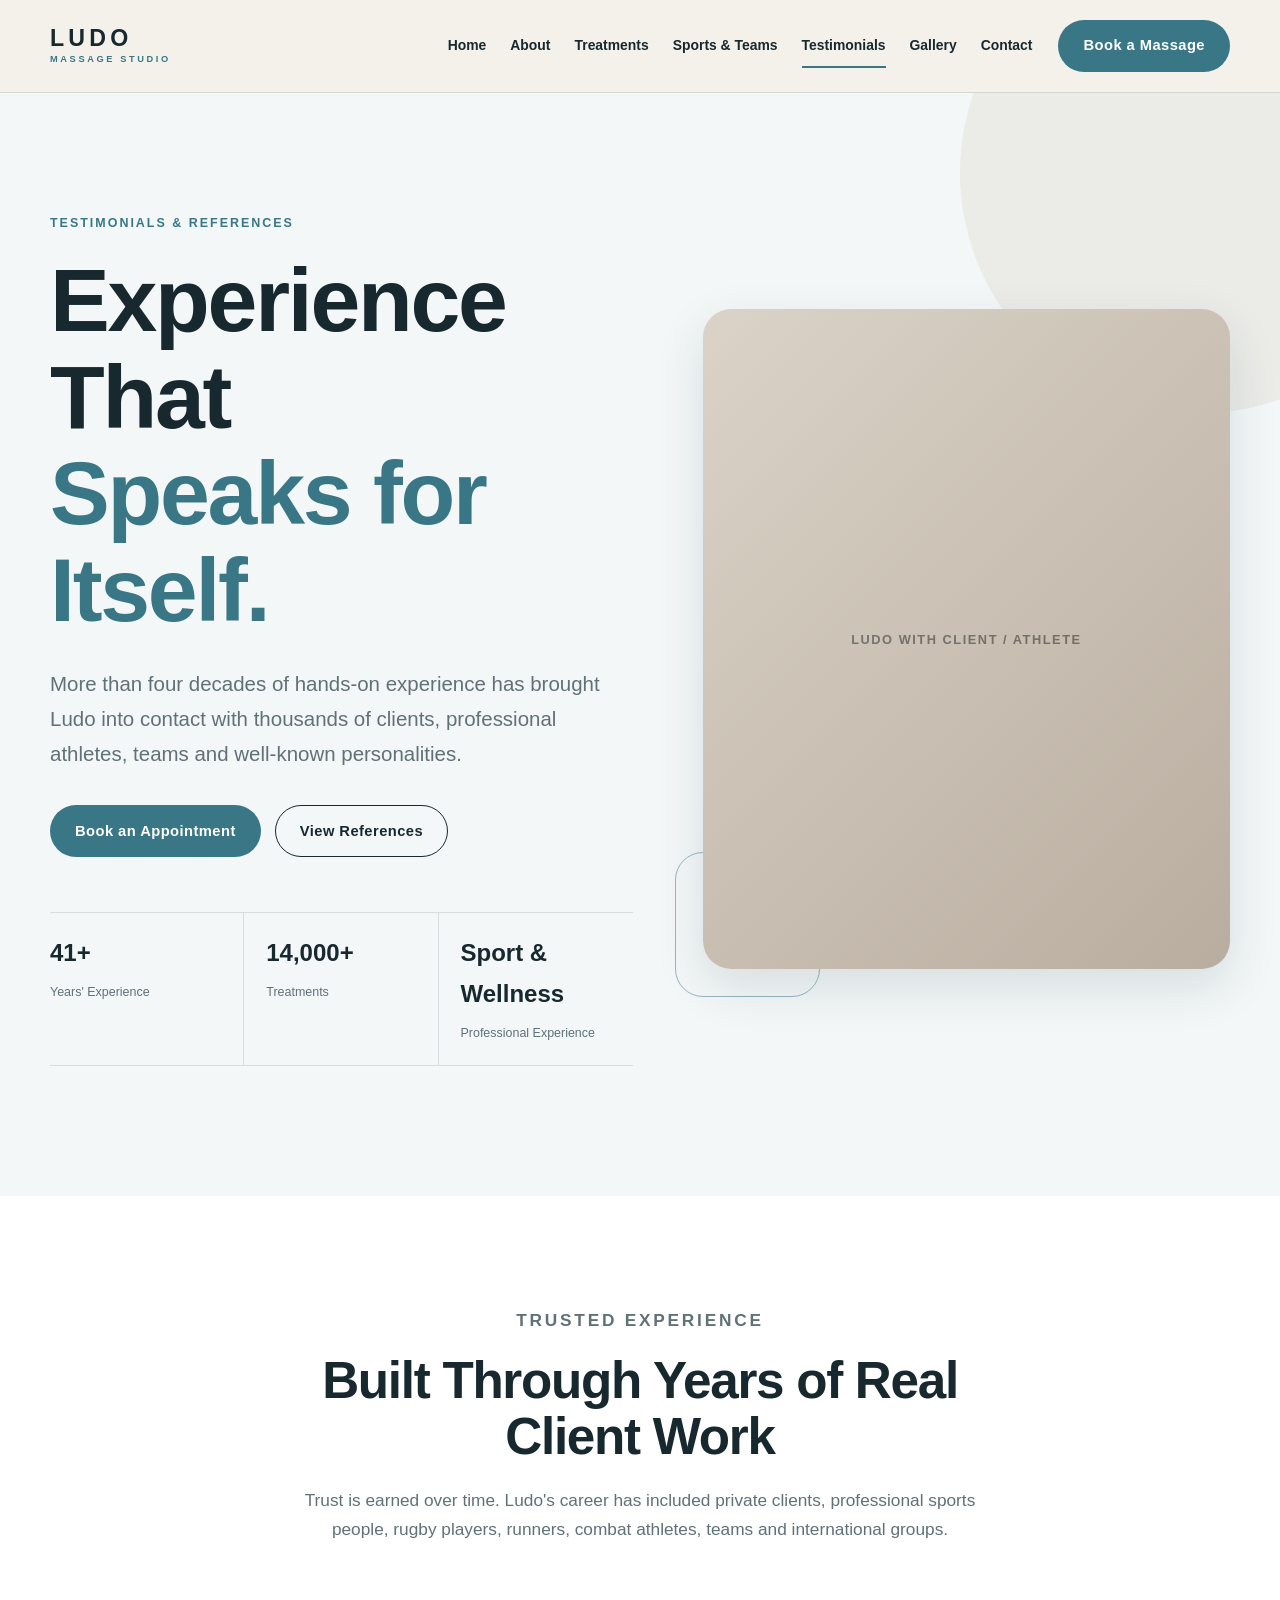
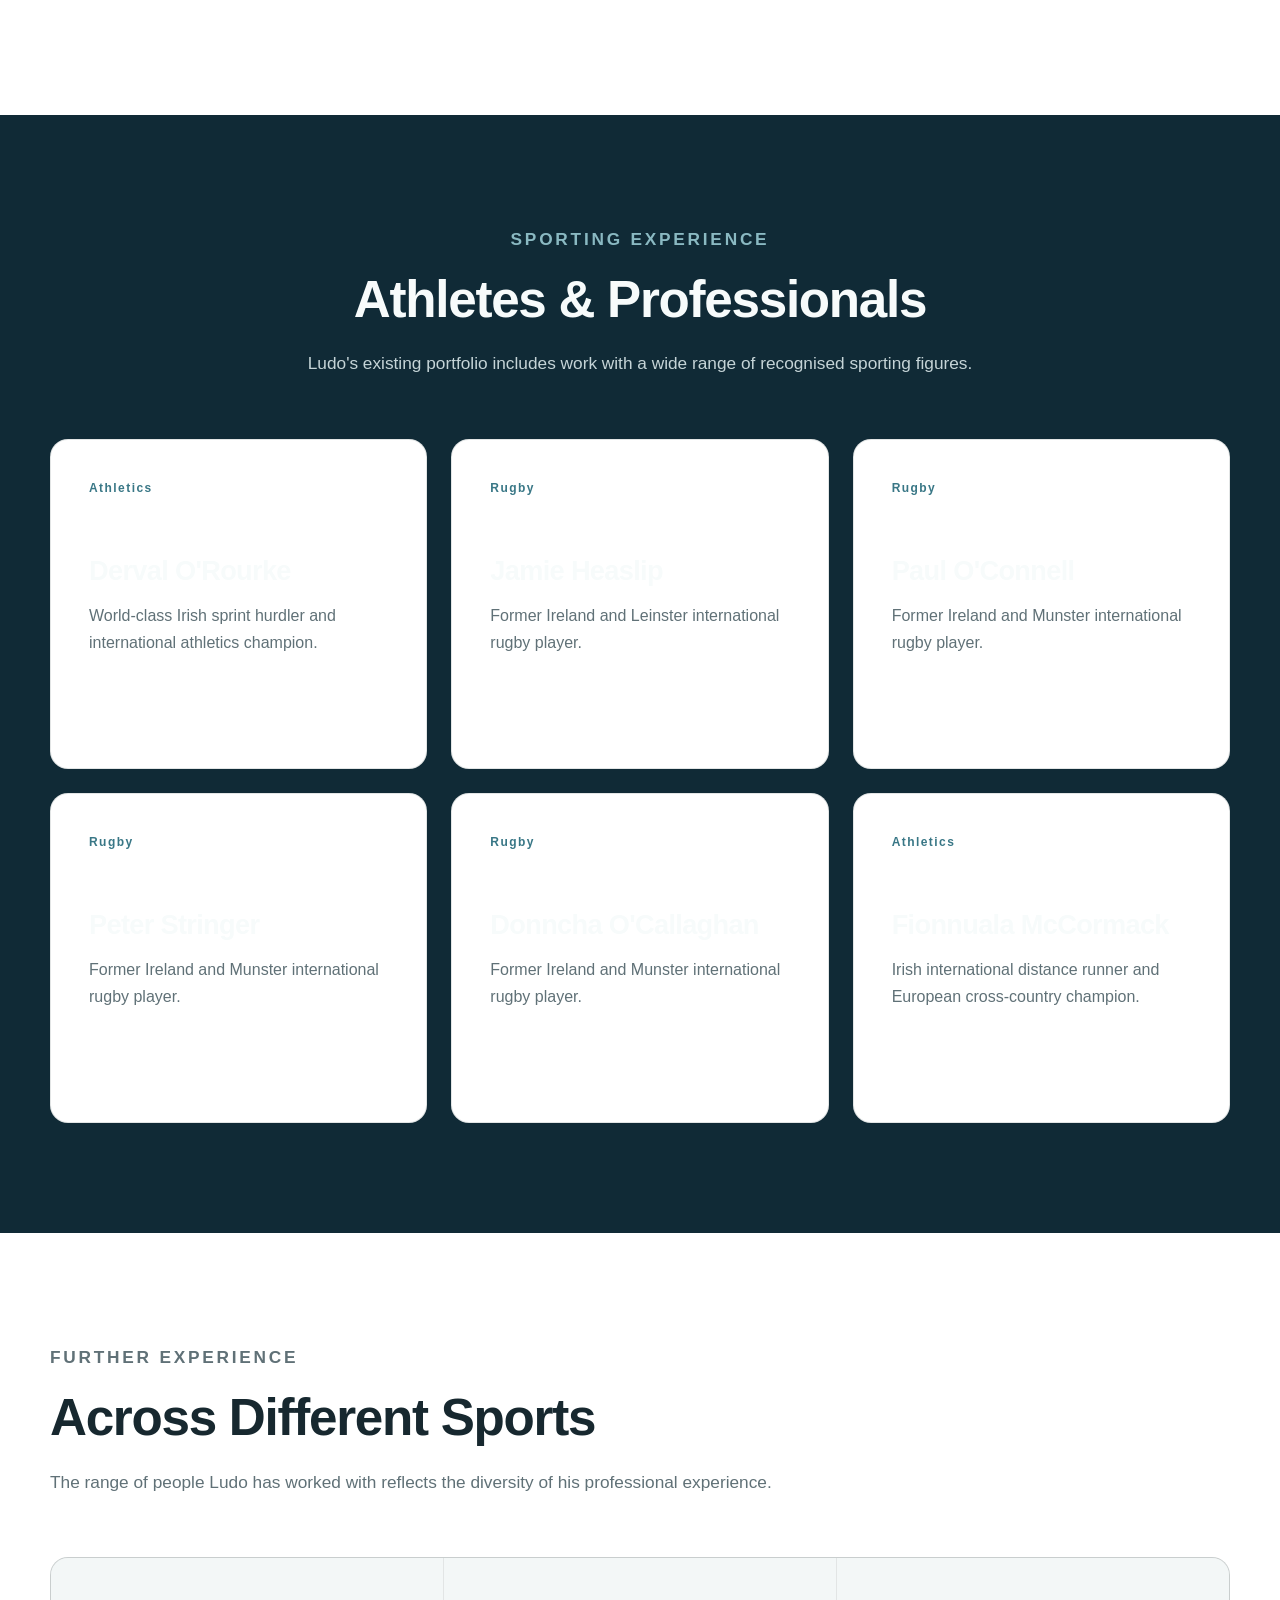
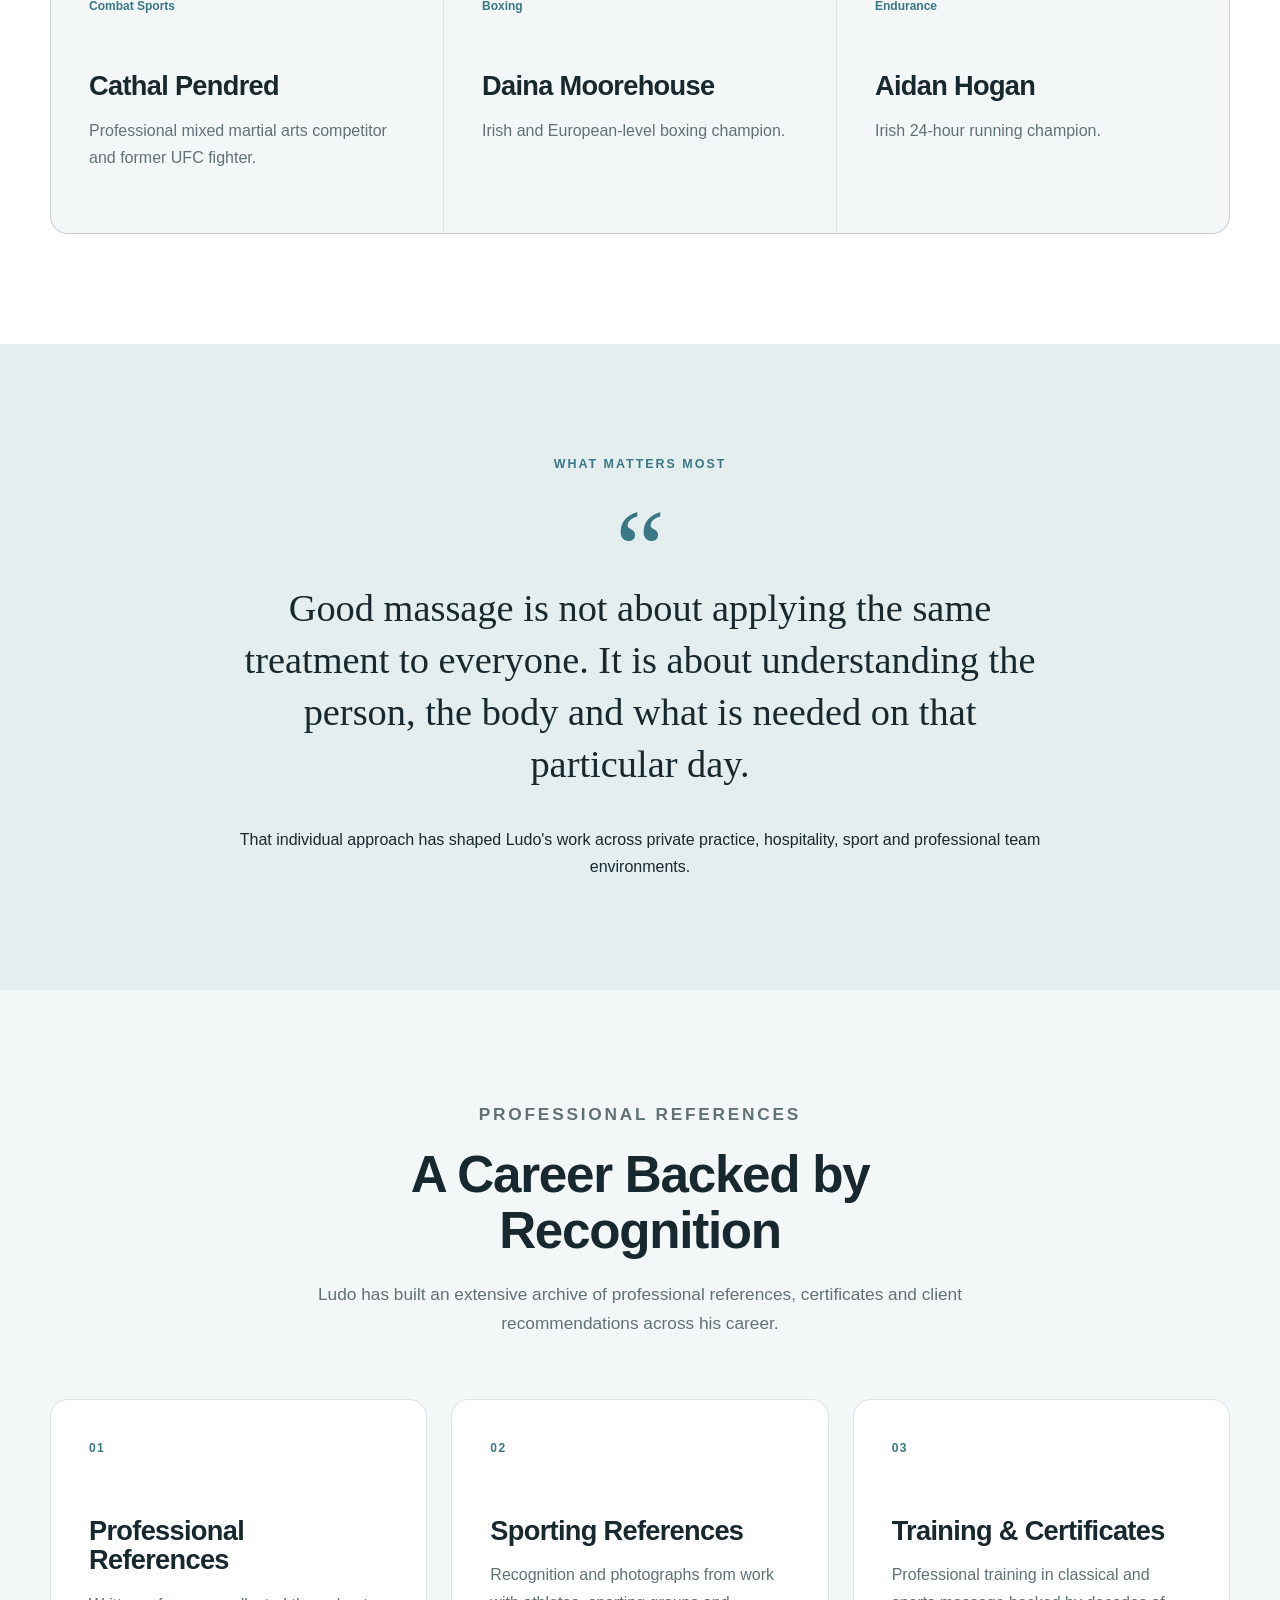
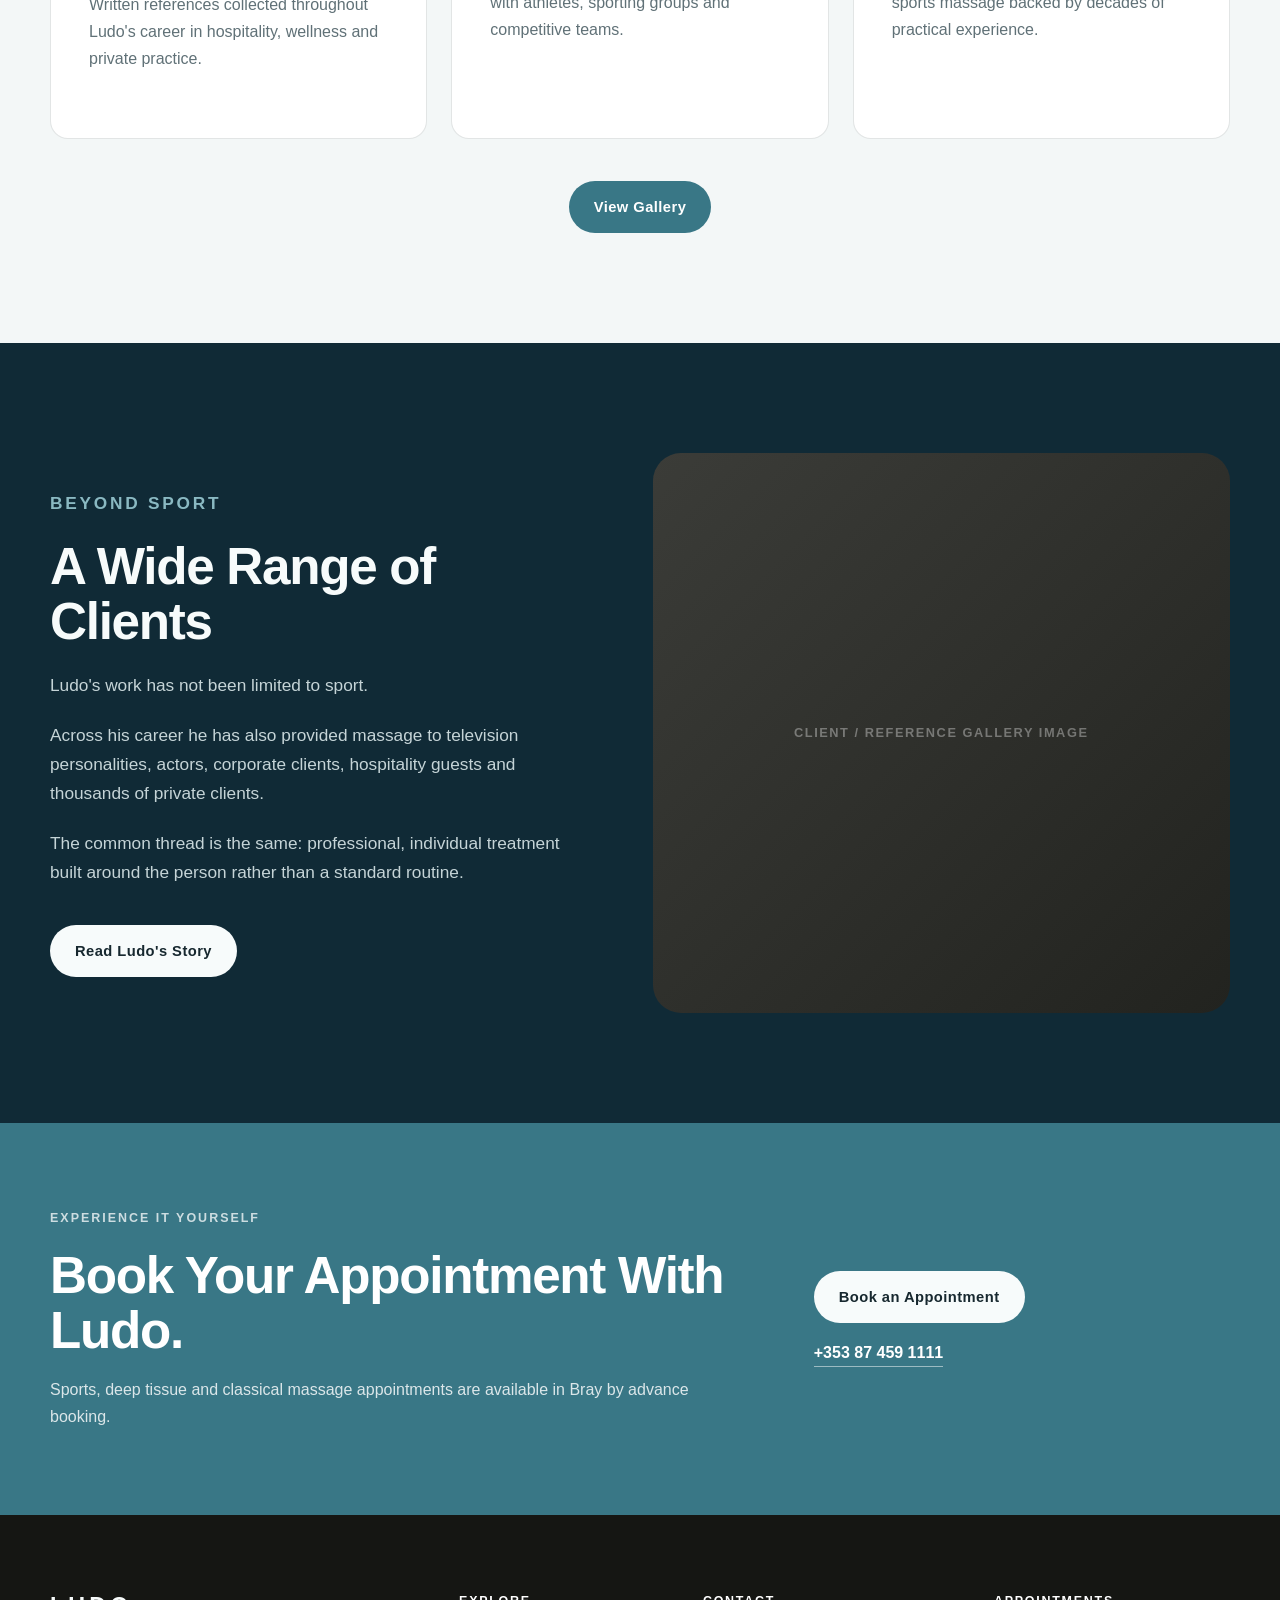
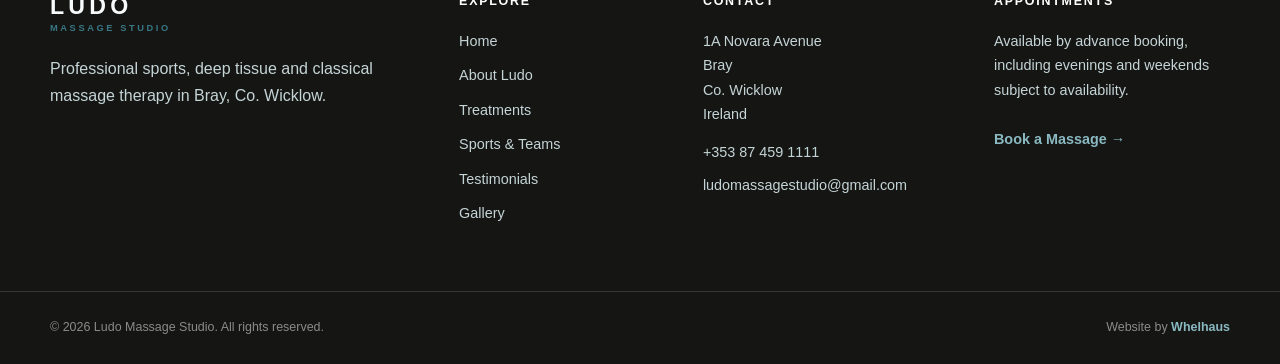
<file: testimonials.html>
<!DOCTYPE html>
<html lang="en">

<head>

  <meta charset="UTF-8">

  <meta
    name="viewport"
    content="width=device-width, initial-scale=1.0"
  >

  <title>
    Testimonials & References | Ludo Massage Studio Bray
  </title>

  <meta
    name="description"
    content="Read testimonials, references and professional experience from clients, athletes and sports professionals who have worked with Ludo Massage Studio."
  >

  <meta name="author" content="Ludo Massage Studio">

  <link
    rel="stylesheet"
    href="css/style.css"
  >

</head>


<body>


  <!-- =========================
       HEADER
  ========================== -->

  <header class="site-header">

    <div class="container header-inner">

      <a
        class="logo"
        href="index.html"
        aria-label="Ludo Massage Studio Home"
      >

        <span class="logo-main">
          LUDO
        </span>

        <span class="logo-sub">
          MASSAGE STUDIO
        </span>

      </a>


      <button
        class="mobile-menu-toggle"
        type="button"
        aria-label="Open navigation menu"
        aria-expanded="false"
        aria-controls="main-navigation"
      >

        <span></span>
        <span></span>
        <span></span>

      </button>


      <nav
        class="main-nav"
        id="main-navigation"
        aria-label="Main navigation"
      >

        <a href="index.html">
          Home
        </a>

        <a href="about.html">
          About
        </a>

        <a href="treatments.html">
          Treatments
        </a>

        <a href="sports-teams.html">
          Sports &amp; Teams
        </a>

        <a
          href="testimonials.html"
          class="active"
        >
          Testimonials
        </a>

        <a href="gallery.html">
          Gallery
        </a>

        <a href="contact.html">
          Contact
        </a>

        <a
          href="contact.html"
          class="btn btn-primary nav-cta"
        >
          Book a Massage
        </a>

      </nav>

    </div>

  </header>



  <main>


    <!-- =========================
         HERO
    ========================== -->

    <section class="hero">

      <div class="container hero-grid">

        <div class="hero-content">

          <p class="eyebrow">
            Testimonials &amp; References
          </p>

          <h1>
            Experience That
            <span>Speaks for Itself.</span>
          </h1>

          <p class="hero-lead">
            More than four decades of hands-on experience has
            brought Ludo into contact with thousands of clients,
            professional athletes, teams and well-known personalities.
          </p>


          <div class="hero-actions">

            <a
              href="contact.html"
              class="btn btn-primary"
            >
              Book an Appointment
            </a>

            <a
              href="#references"
              class="btn btn-secondary"
            >
              View References
            </a>

          </div>


          <div class="hero-trust">

            <div class="trust-item">

              <strong>41+</strong>

              <span>
                Years' Experience
              </span>

            </div>


            <div class="trust-item">

              <strong>14,000+</strong>

              <span>
                Treatments
              </span>

            </div>


            <div class="trust-item">

              <strong>Sport &amp; Wellness</strong>

              <span>
                Professional Experience
              </span>

            </div>

          </div>

        </div>


        <div class="hero-image">

          <div class="image-placeholder">

            <span>
              Ludo With Client / Athlete
            </span>

          </div>

        </div>

      </div>

    </section>



    <!-- =========================
         INTRO
    ========================== -->

    <section class="section services">

      <div class="container">

        <div class="section-heading">

          <p class="eyebrow">
            Trusted Experience
          </p>

          <h2>
            Built Through Years of Real Client Work
          </h2>

          <p>
            Trust is earned over time. Ludo's career has included
            private clients, professional sports people, rugby
            players, runners, combat athletes, teams and
            international groups.
          </p>

        </div>

      </div>

    </section>



    <!-- =========================
         FEATURED NAMES
    ========================== -->

    <section
      class="section section-dark"
      id="references"
    >

      <div class="container">

        <div class="section-heading">

          <p class="eyebrow">
            Sporting Experience
          </p>

          <h2>
            Athletes &amp; Professionals
          </h2>

          <p>
            Ludo's existing portfolio includes work with a wide
            range of recognised sporting figures.
          </p>

        </div>


        <div class="service-grid">


          <article class="service-card">

            <div class="service-number">
              Athletics
            </div>

            <h3>
              Derval O'Rourke
            </h3>

            <p>
              World-class Irish sprint hurdler and international
              athletics champion.
            </p>

          </article>


          <article class="service-card">

            <div class="service-number">
              Rugby
            </div>

            <h3>
              Jamie Heaslip
            </h3>

            <p>
              Former Ireland and Leinster international rugby
              player.
            </p>

          </article>


          <article class="service-card">

            <div class="service-number">
              Rugby
            </div>

            <h3>
              Paul O'Connell
            </h3>

            <p>
              Former Ireland and Munster international rugby
              player.
            </p>

          </article>


          <article class="service-card">

            <div class="service-number">
              Rugby
            </div>

            <h3>
              Peter Stringer
            </h3>

            <p>
              Former Ireland and Munster international rugby
              player.
            </p>

          </article>


          <article class="service-card">

            <div class="service-number">
              Rugby
            </div>

            <h3>
              Donncha O'Callaghan
            </h3>

            <p>
              Former Ireland and Munster international rugby
              player.
            </p>

          </article>


          <article class="service-card">

            <div class="service-number">
              Athletics
            </div>

            <h3>
              Fionnuala McCormack
            </h3>

            <p>
              Irish international distance runner and European
              cross-country champion.
            </p>

          </article>


        </div>

      </div>

    </section>



    <!-- =========================
         MORE EXPERIENCE
    ========================== -->

    <section class="section services">

      <div class="container">

        <div class="section-heading section-heading-left">

          <p class="eyebrow">
            Further Experience
          </p>

          <h2>
            Across Different Sports
          </h2>

          <p>
            The range of people Ludo has worked with reflects the
            diversity of his professional experience.
          </p>

        </div>


        <div class="sports-highlight-grid">


          <div class="sports-highlight">

            <span class="highlight-number">
              Combat Sports
            </span>

            <h3>
              Cathal Pendred
            </h3>

            <p>
              Professional mixed martial arts competitor and
              former UFC fighter.
            </p>

          </div>


          <div class="sports-highlight">

            <span class="highlight-number">
              Boxing
            </span>

            <h3>
              Daina Moorehouse
            </h3>

            <p>
              Irish and European-level boxing champion.
            </p>

          </div>


          <div class="sports-highlight">

            <span class="highlight-number">
              Endurance
            </span>

            <h3>
              Aidan Hogan
            </h3>

            <p>
              Irish 24-hour running champion.
            </p>

          </div>


        </div>

      </div>

    </section>



    <!-- =========================
         CLIENT EXPERIENCE
    ========================== -->

    <section class="testimonial-feature section">

      <div class="container testimonial-container">

        <p class="eyebrow">
          What Matters Most
        </p>

        <div class="quote-mark">
          “
        </div>

        <blockquote>

          <p>
            Good massage is not about applying the same treatment
            to everyone. It is about understanding the person,
            the body and what is needed on that particular day.
          </p>

        </blockquote>

        <p>
          That individual approach has shaped Ludo's work across
          private practice, hospitality, sport and professional
          team environments.
        </p>

      </div>

    </section>



    <!-- =========================
         REFERENCES
    ========================== -->

    <section class="section">

      <div class="container">

        <div class="section-heading">

          <p class="eyebrow">
            Professional References
          </p>

          <h2>
            A Career Backed by Recognition
          </h2>

          <p>
            Ludo has built an extensive archive of professional
            references, certificates and client recommendations
            across his career.
          </p>

        </div>


        <div class="service-grid">


          <article class="service-card">

            <div class="service-number">
              01
            </div>

            <h3>
              Professional References
            </h3>

            <p>
              Written references collected throughout Ludo's
              career in hospitality, wellness and private
              practice.
            </p>

          </article>


          <article class="service-card">

            <div class="service-number">
              02
            </div>

            <h3>
              Sporting References
            </h3>

            <p>
              Recognition and photographs from work with
              athletes, sporting groups and competitive teams.
            </p>

          </article>


          <article class="service-card">

            <div class="service-number">
              03
            </div>

            <h3>
              Training &amp; Certificates
            </h3>

            <p>
              Professional training in classical and sports
              massage backed by decades of practical experience.
            </p>

          </article>


        </div>


        <div class="section-cta">

          <a
            href="gallery.html"
            class="btn btn-primary"
          >
            View Gallery
          </a>

        </div>

      </div>

    </section>



    <!-- =========================
         PERSONALITIES
    ========================== -->

    <section class="section section-dark">

      <div class="container experience-grid">


        <div class="experience-content">

          <p class="eyebrow">
            Beyond Sport
          </p>

          <h2>
            A Wide Range of Clients
          </h2>

          <p>
            Ludo's work has not been limited to sport.
          </p>

          <p>
            Across his career he has also provided massage to
            television personalities, actors, corporate clients,
            hospitality guests and thousands of private clients.
          </p>

          <p>
            The common thread is the same: professional,
            individual treatment built around the person rather
            than a standard routine.
          </p>

          <a
            href="about.html"
            class="btn btn-light"
          >
            Read Ludo's Story
          </a>

        </div>


        <div class="experience-image">

          <div class="image-placeholder image-placeholder-dark">

            <span>
              Client / Reference Gallery Image
            </span>

          </div>

        </div>

      </div>

    </section>



    <!-- =========================
         CTA
    ========================== -->

    <section class="booking-cta">

      <div class="container booking-cta-inner">

        <div>

          <p class="eyebrow">
            Experience It Yourself
          </p>

          <h2>
            Book Your Appointment With Ludo.
          </h2>

          <p>
            Sports, deep tissue and classical massage appointments
            are available in Bray by advance booking.
          </p>

        </div>


        <div class="booking-actions">

          <a
            href="contact.html"
            class="btn btn-light"
          >
            Book an Appointment
          </a>

          <a
            href="tel:+353874591111"
            class="booking-phone"
          >
            +353 87 459 1111
          </a>

        </div>

      </div>

    </section>


  </main>



  <!-- =========================
       FOOTER
  ========================== -->

  <footer class="site-footer">

    <div class="container footer-grid">


      <div class="footer-brand">

        <a
          class="logo footer-logo"
          href="index.html"
        >

          <span class="logo-main">
            LUDO
          </span>

          <span class="logo-sub">
            MASSAGE STUDIO
          </span>

        </a>

        <p>
          Professional sports, deep tissue and classical massage
          therapy in Bray, Co. Wicklow.
        </p>

      </div>



      <div class="footer-column">

        <h3>
          Explore
        </h3>

        <nav aria-label="Footer navigation">

          <a href="index.html">
            Home
          </a>

          <a href="about.html">
            About Ludo
          </a>

          <a href="treatments.html">
            Treatments
          </a>

          <a href="sports-teams.html">
            Sports &amp; Teams
          </a>

          <a href="testimonials.html">
            Testimonials
          </a>

          <a href="gallery.html">
            Gallery
          </a>

        </nav>

      </div>



      <div class="footer-column">

        <h3>
          Contact
        </h3>

        <address>

          <p>
            1A Novara Avenue<br>
            Bray<br>
            Co. Wicklow<br>
            Ireland
          </p>

          <a href="tel:+353874591111">
            +353 87 459 1111
          </a>

          <a href="mailto:ludomassagestudio@gmail.com">
            ludomassagestudio@gmail.com
          </a>

        </address>

      </div>



      <div class="footer-column">

        <h3>
          Appointments
        </h3>

        <p>
          Available by advance booking, including evenings
          and weekends subject to availability.
        </p>

        <a
          href="contact.html"
          class="footer-book-link"
        >
          Book a Massage →
        </a>

      </div>


    </div>



    <div class="footer-bottom">

      <div class="container footer-bottom-inner">

        <p>
          &copy; 2026 Ludo Massage Studio.
          All rights reserved.
        </p>


        <p class="whelhaus-credit">

          Website by

          <a
            href="https://www.whelhaus.ie/"
            target="_blank"
            rel="noopener noreferrer"
          >
            Whelhaus
          </a>

        </p>

      </div>

    </div>

  </footer>



  <a
    href="contact.html"
    class="mobile-book-button"
    aria-label="Book a massage"
  >
    Book a Massage
  </a>


  <script src="js/script.js"></script>


</body>

</html>
</file>
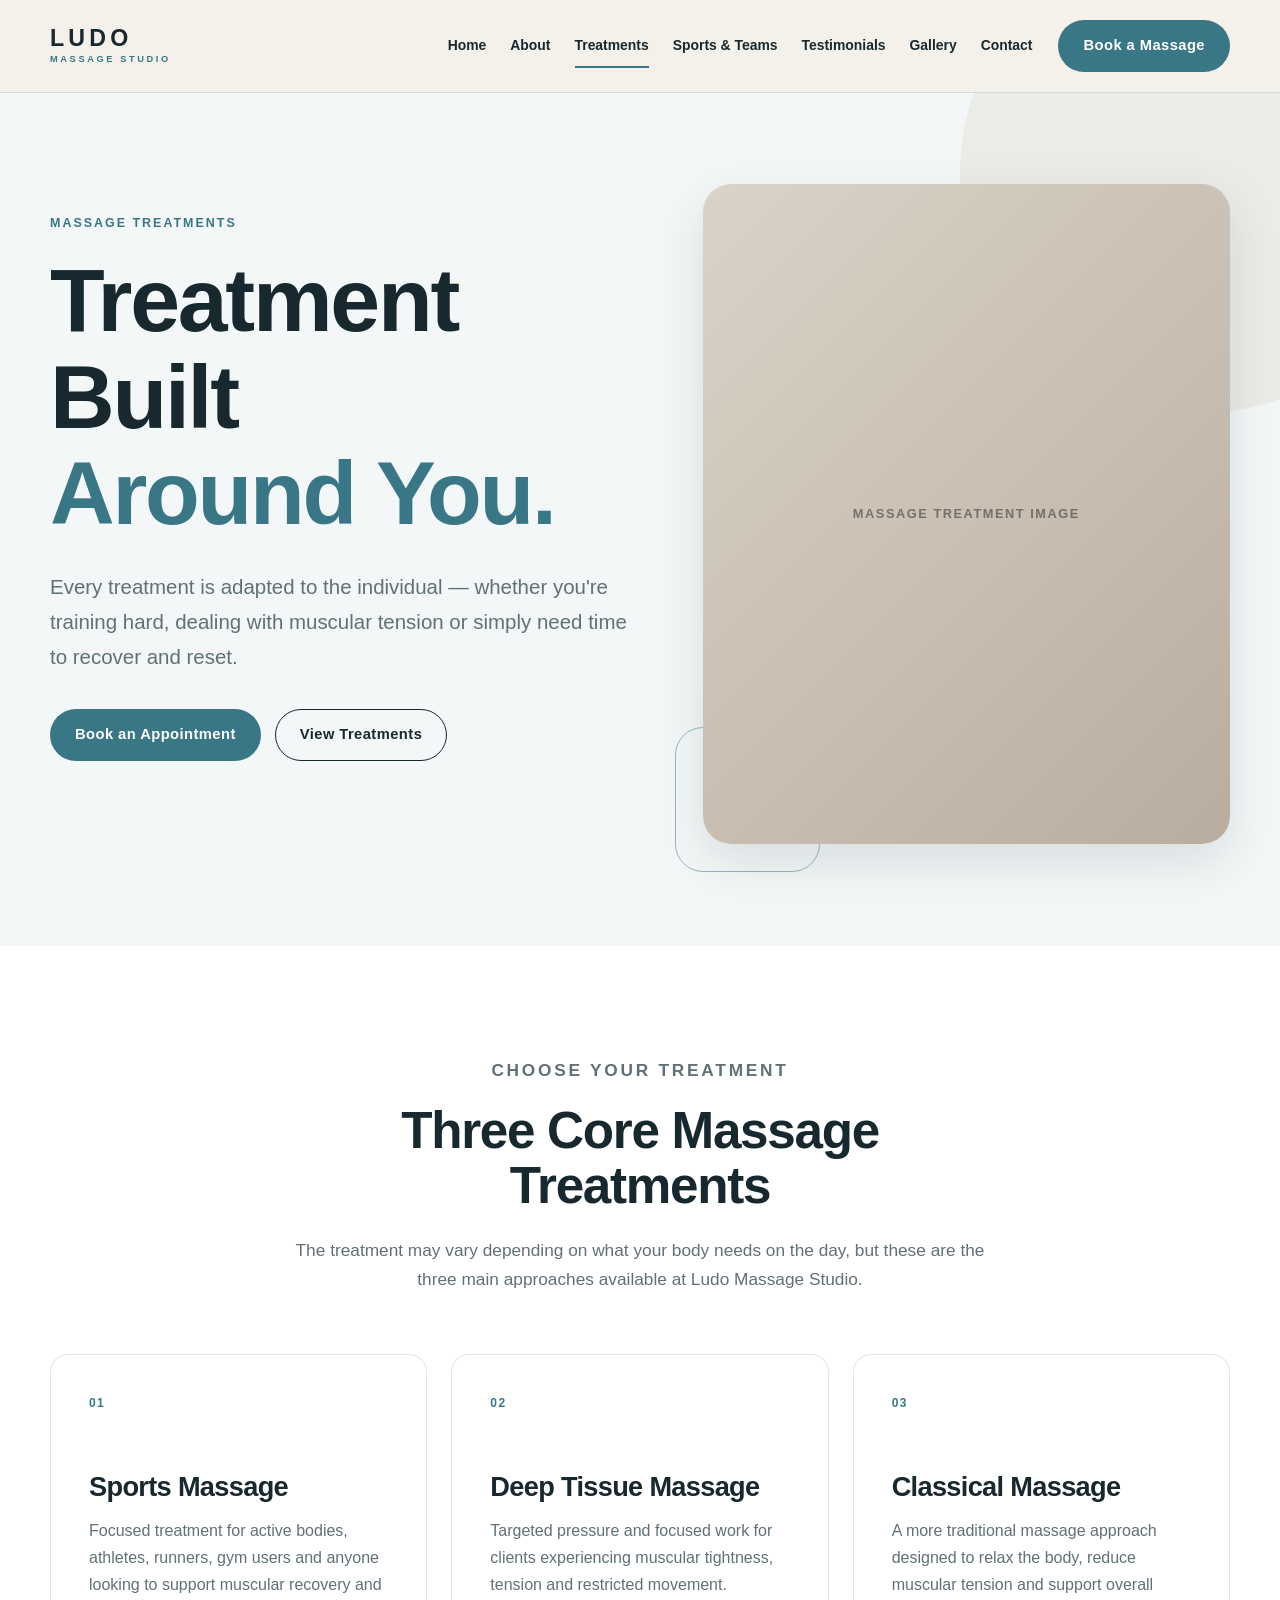
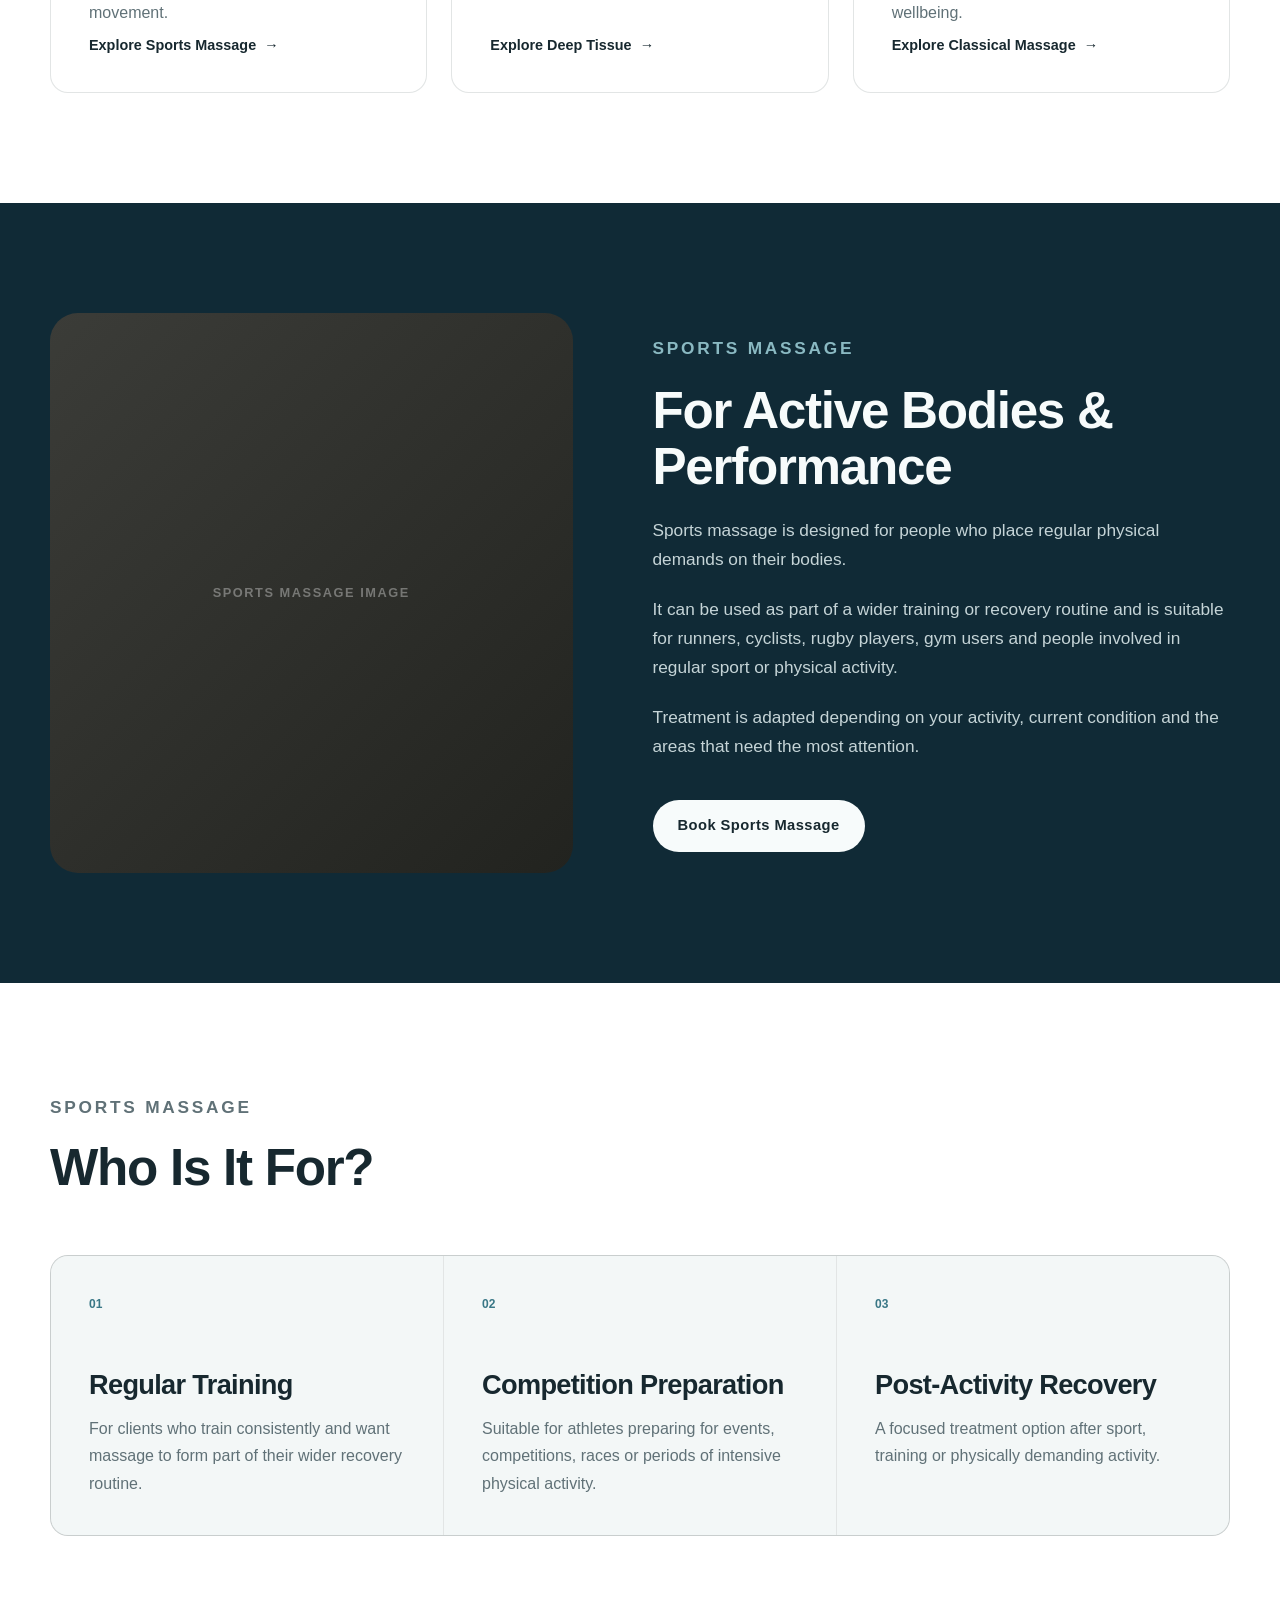
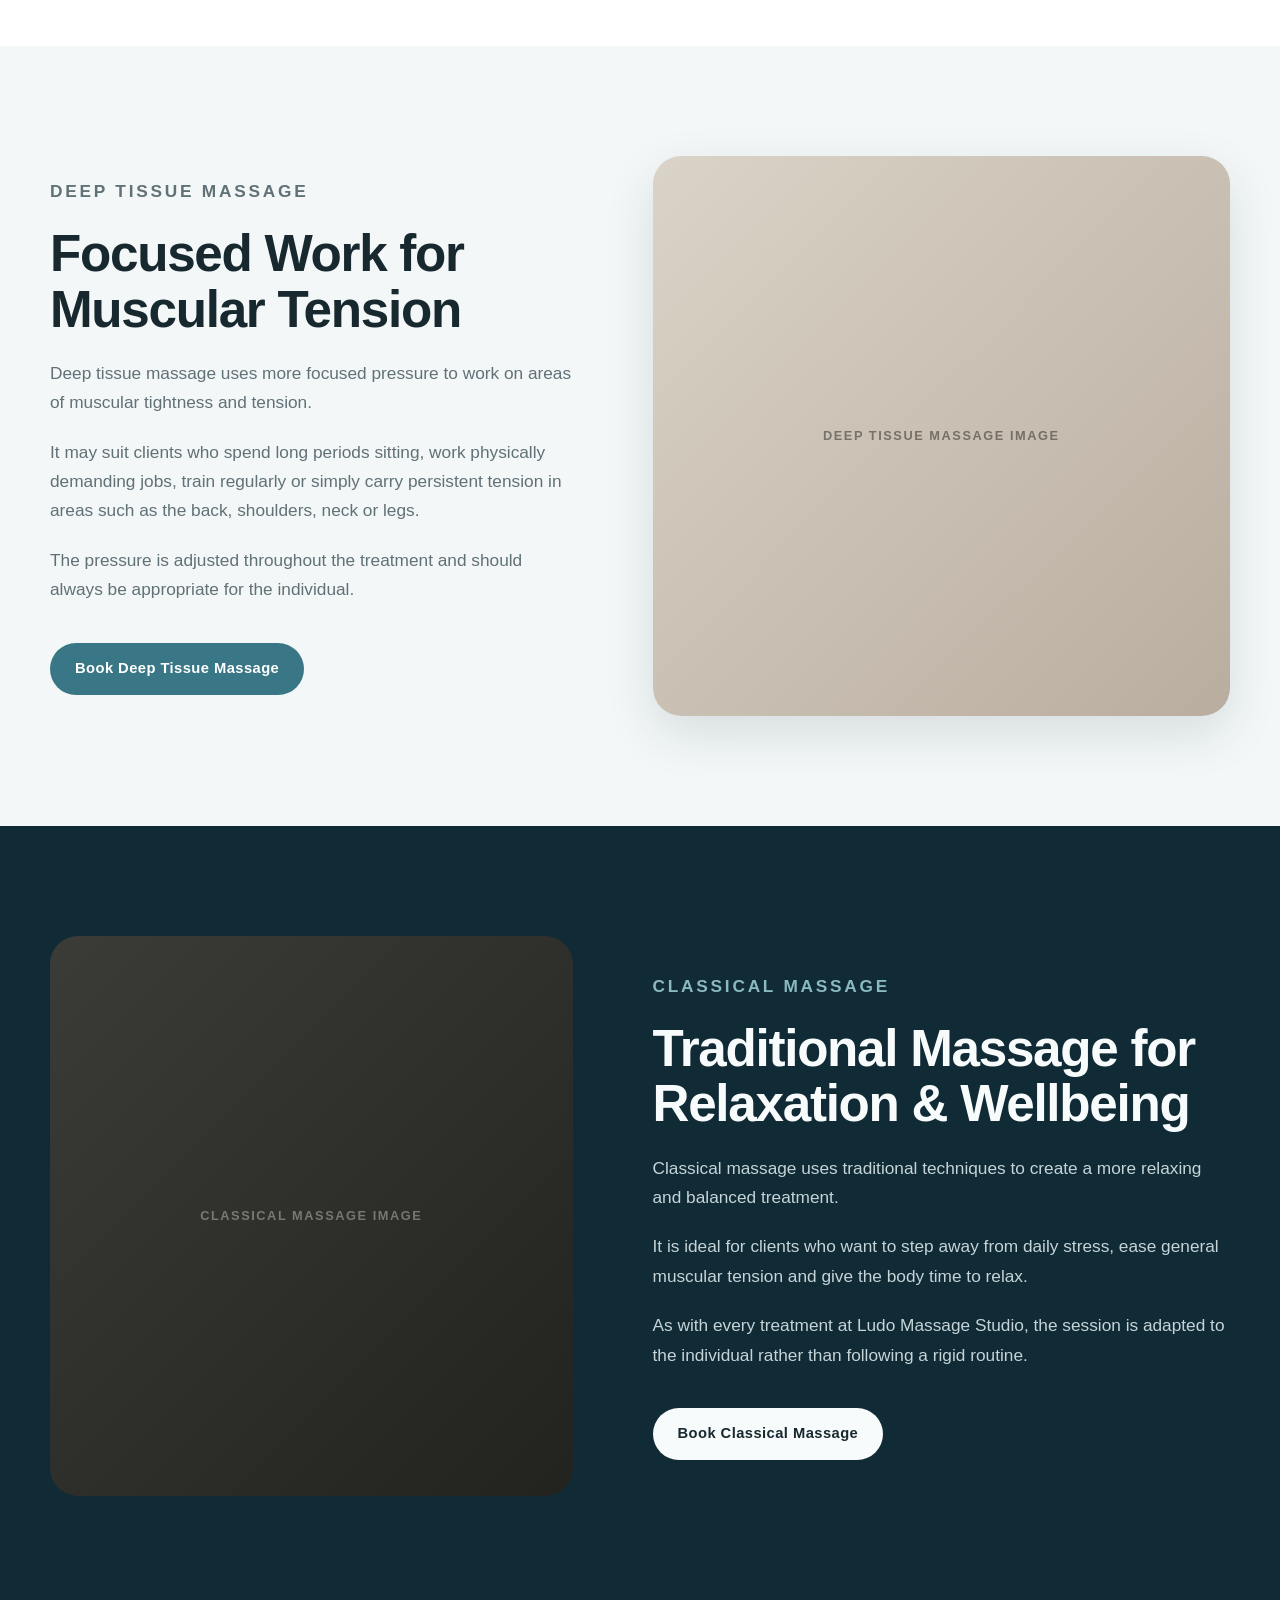
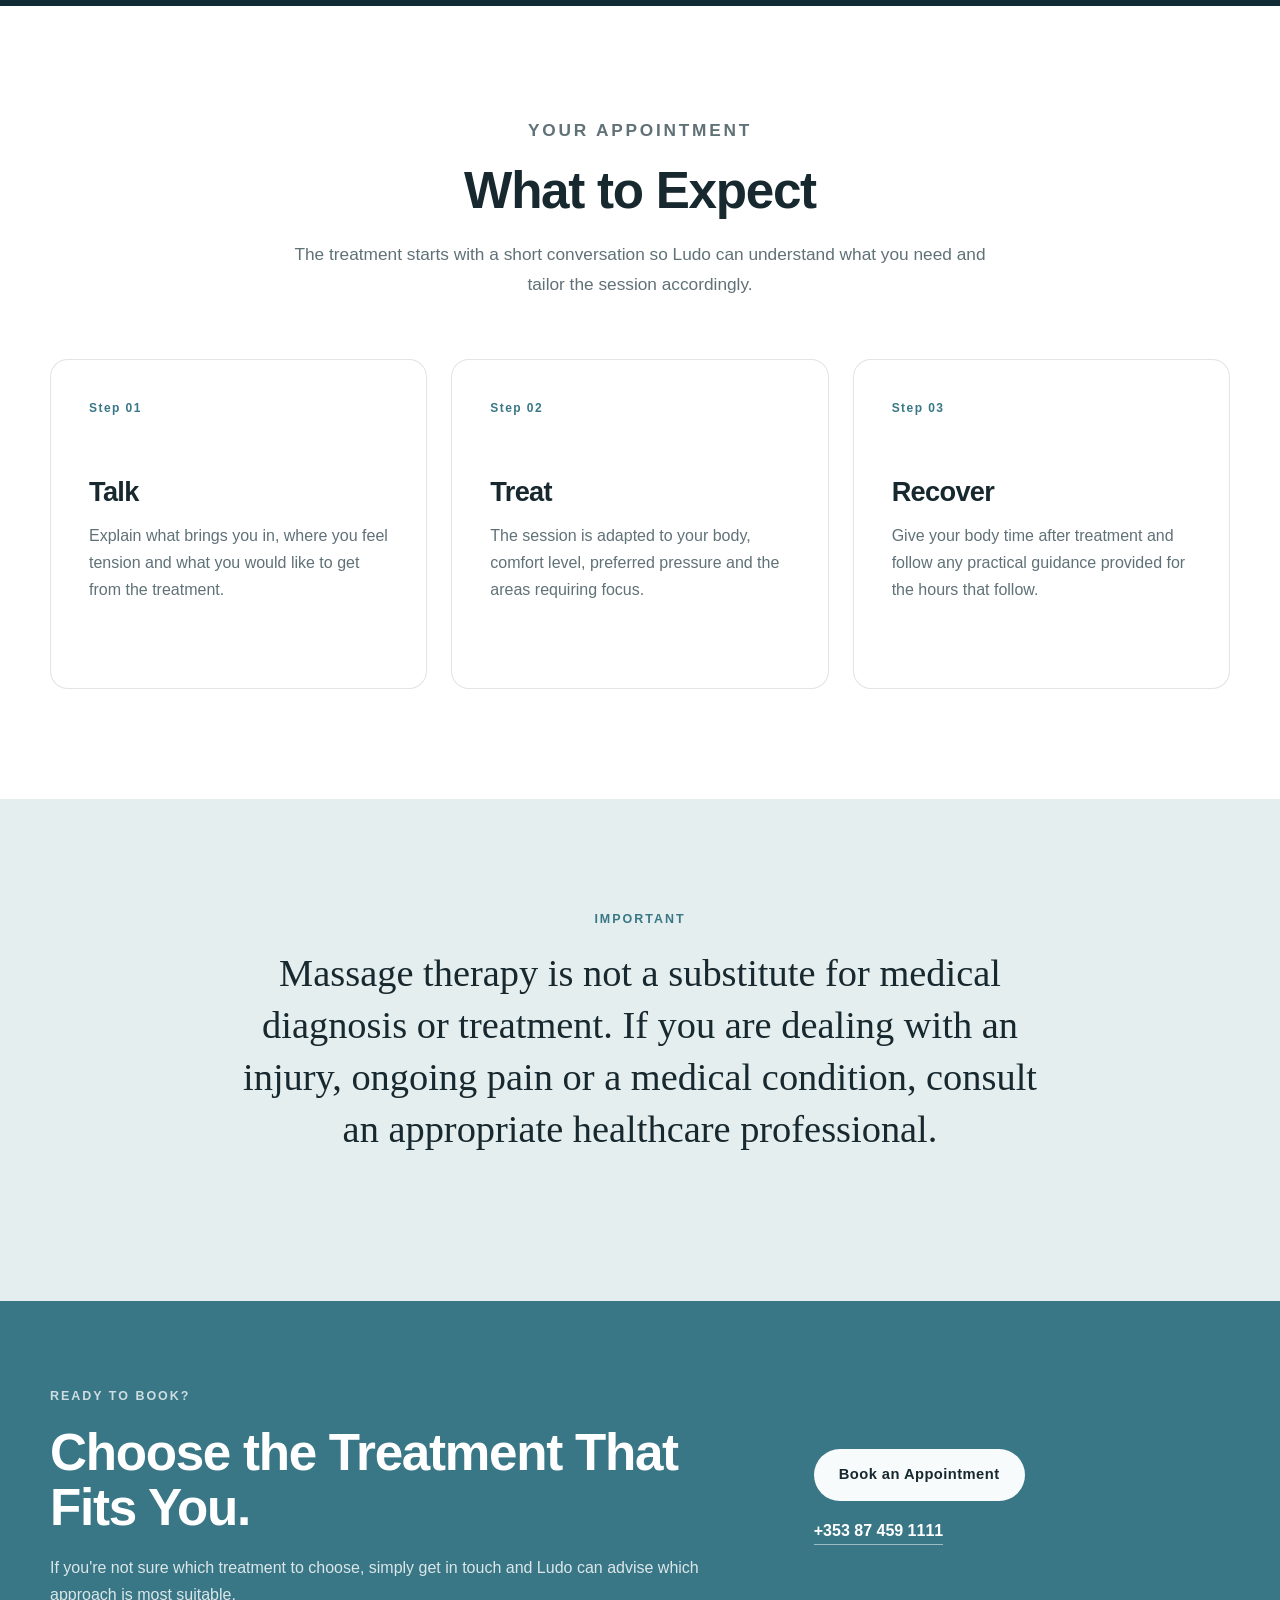
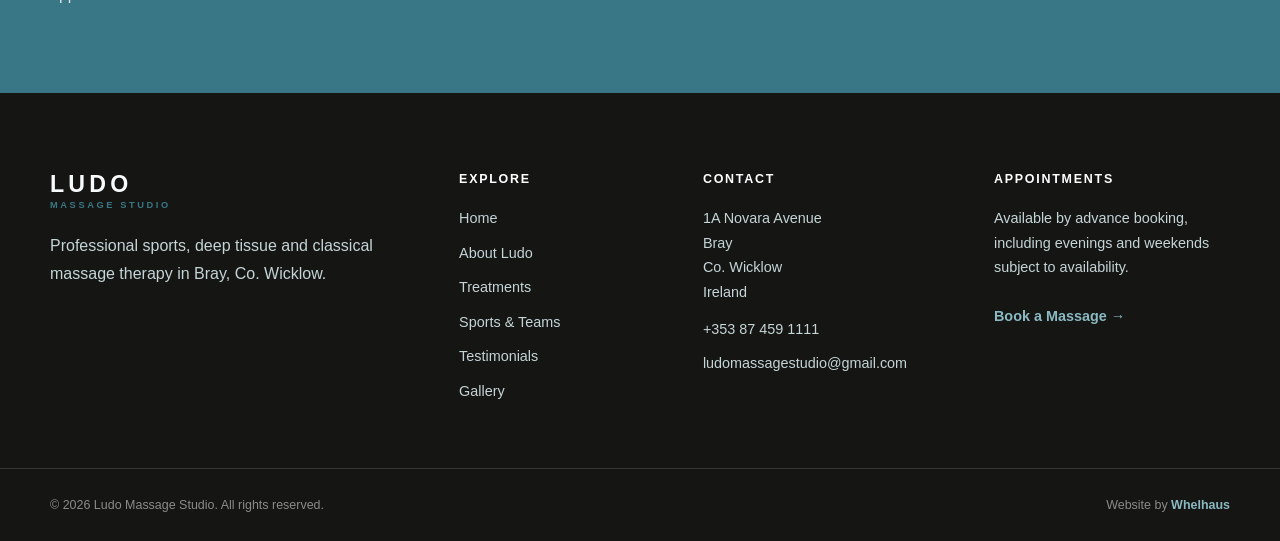
<file: treatments.html>
<!DOCTYPE html>
<html lang="en">

<head>

  <meta charset="UTF-8">

  <meta
    name="viewport"
    content="width=device-width, initial-scale=1.0"
  >

  <title>
    Massage Treatments Bray | Ludo Massage Studio
  </title>

  <meta
    name="description"
    content="Explore sports massage, deep tissue massage and classical massage treatments at Ludo Massage Studio in Bray, Co. Wicklow."
  >

  <meta name="author" content="Ludo Massage Studio">

  <link
    rel="stylesheet"
    href="css/style.css"
  >

</head>


<body>


  <!-- =========================
       HEADER
  ========================== -->

  <header class="site-header">

    <div class="container header-inner">

      <a
        class="logo"
        href="index.html"
        aria-label="Ludo Massage Studio Home"
      >

        <span class="logo-main">
          LUDO
        </span>

        <span class="logo-sub">
          MASSAGE STUDIO
        </span>

      </a>


      <button
        class="mobile-menu-toggle"
        type="button"
        aria-label="Open navigation menu"
        aria-expanded="false"
        aria-controls="main-navigation"
      >

        <span></span>
        <span></span>
        <span></span>

      </button>


      <nav
        class="main-nav"
        id="main-navigation"
        aria-label="Main navigation"
      >

        <a href="index.html">
          Home
        </a>

        <a href="about.html">
          About
        </a>

        <a
          href="treatments.html"
          class="active"
        >
          Treatments
        </a>

        <a href="sports-teams.html">
          Sports &amp; Teams
        </a>

        <a href="testimonials.html">
          Testimonials
        </a>

        <a href="gallery.html">
          Gallery
        </a>

        <a href="contact.html">
          Contact
        </a>

        <a
          href="contact.html"
          class="btn btn-primary nav-cta"
        >
          Book a Massage
        </a>

      </nav>

    </div>

  </header>



  <main>


    <!-- =========================
         PAGE HERO
    ========================== -->

    <section class="hero">

      <div class="container hero-grid">

        <div class="hero-content">

          <p class="eyebrow">
            Massage Treatments
          </p>

          <h1>
            Treatment Built
            <span>Around You.</span>
          </h1>

          <p class="hero-lead">
            Every treatment is adapted to the individual —
            whether you're training hard, dealing with muscular
            tension or simply need time to recover and reset.
          </p>

          <div class="hero-actions">

            <a
              href="contact.html"
              class="btn btn-primary"
            >
              Book an Appointment
            </a>

            <a
              href="#treatments"
              class="btn btn-secondary"
            >
              View Treatments
            </a>

          </div>

        </div>


        <div class="hero-image">

          <div class="image-placeholder">

            <span>
              Massage Treatment Image
            </span>

          </div>

        </div>

      </div>

    </section>



    <!-- =========================
         INTRO
    ========================== -->

    <section
      class="section services"
      id="treatments"
    >

      <div class="container">

        <div class="section-heading">

          <p class="eyebrow">
            Choose Your Treatment
          </p>

          <h2>
            Three Core Massage Treatments
          </h2>

          <p>
            The treatment may vary depending on what your body
            needs on the day, but these are the three main
            approaches available at Ludo Massage Studio.
          </p>

        </div>


        <div class="service-grid">


          <article class="service-card">

            <div class="service-number">
              01
            </div>

            <h3>
              Sports Massage
            </h3>

            <p>
              Focused treatment for active bodies, athletes,
              runners, gym users and anyone looking to support
              muscular recovery and movement.
            </p>

            <a href="#sports-massage">
              Explore Sports Massage
              <span aria-hidden="true">→</span>
            </a>

          </article>


          <article class="service-card">

            <div class="service-number">
              02
            </div>

            <h3>
              Deep Tissue Massage
            </h3>

            <p>
              Targeted pressure and focused work for clients
              experiencing muscular tightness, tension and
              restricted movement.
            </p>

            <a href="#deep-tissue">
              Explore Deep Tissue
              <span aria-hidden="true">→</span>
            </a>

          </article>


          <article class="service-card">

            <div class="service-number">
              03
            </div>

            <h3>
              Classical Massage
            </h3>

            <p>
              A more traditional massage approach designed to
              relax the body, reduce muscular tension and support
              overall wellbeing.
            </p>

            <a href="#classical-massage">
              Explore Classical Massage
              <span aria-hidden="true">→</span>
            </a>

          </article>


        </div>

      </div>

    </section>



    <!-- =========================
         SPORTS MASSAGE
    ========================== -->

    <section
      class="section section-dark"
      id="sports-massage"
    >

      <div class="container experience-grid">


        <div class="experience-image">

          <div class="image-placeholder image-placeholder-dark">

            <span>
              Sports Massage Image
            </span>

          </div>

        </div>


        <div class="experience-content">

          <p class="eyebrow">
            Sports Massage
          </p>

          <h2>
            For Active Bodies &amp; Performance
          </h2>

          <p>
            Sports massage is designed for people who place
            regular physical demands on their bodies.
          </p>

          <p>
            It can be used as part of a wider training or
            recovery routine and is suitable for runners,
            cyclists, rugby players, gym users and people
            involved in regular sport or physical activity.
          </p>

          <p>
            Treatment is adapted depending on your activity,
            current condition and the areas that need the most
            attention.
          </p>

          <a
            href="contact.html"
            class="btn btn-light"
          >
            Book Sports Massage
          </a>

        </div>

      </div>

    </section>



    <!-- =========================
         SPORTS MASSAGE DETAILS
    ========================== -->

    <section class="section services">

      <div class="container">

        <div class="section-heading section-heading-left">

          <p class="eyebrow">
            Sports Massage
          </p>

          <h2>
            Who Is It For?
          </h2>

        </div>


        <div class="sports-highlight-grid">


          <div class="sports-highlight">

            <span class="highlight-number">
              01
            </span>

            <h3>
              Regular Training
            </h3>

            <p>
              For clients who train consistently and want massage
              to form part of their wider recovery routine.
            </p>

          </div>


          <div class="sports-highlight">

            <span class="highlight-number">
              02
            </span>

            <h3>
              Competition Preparation
            </h3>

            <p>
              Suitable for athletes preparing for events,
              competitions, races or periods of intensive
              physical activity.
            </p>

          </div>


          <div class="sports-highlight">

            <span class="highlight-number">
              03
            </span>

            <h3>
              Post-Activity Recovery
            </h3>

            <p>
              A focused treatment option after sport, training
              or physically demanding activity.
            </p>

          </div>


        </div>

      </div>

    </section>



    <!-- =========================
         DEEP TISSUE
    ========================== -->

    <section
      class="section"
      id="deep-tissue"
    >

      <div class="container experience-grid">


        <div class="experience-content">

          <p class="eyebrow">
            Deep Tissue Massage
          </p>

          <h2>
            Focused Work for Muscular Tension
          </h2>

          <p>
            Deep tissue massage uses more focused pressure to
            work on areas of muscular tightness and tension.
          </p>

          <p>
            It may suit clients who spend long periods sitting,
            work physically demanding jobs, train regularly or
            simply carry persistent tension in areas such as the
            back, shoulders, neck or legs.
          </p>

          <p>
            The pressure is adjusted throughout the treatment
            and should always be appropriate for the individual.
          </p>

          <a
            href="contact.html"
            class="btn btn-primary"
          >
            Book Deep Tissue Massage
          </a>

        </div>


        <div class="experience-image">

          <div class="image-placeholder">

            <span>
              Deep Tissue Massage Image
            </span>

          </div>

        </div>


      </div>

    </section>



    <!-- =========================
         CLASSICAL MASSAGE
    ========================== -->

    <section
      class="section section-dark"
      id="classical-massage"
    >

      <div class="container experience-grid">


        <div class="experience-image">

          <div class="image-placeholder image-placeholder-dark">

            <span>
              Classical Massage Image
            </span>

          </div>

        </div>


        <div class="experience-content">

          <p class="eyebrow">
            Classical Massage
          </p>

          <h2>
            Traditional Massage for Relaxation &amp; Wellbeing
          </h2>

          <p>
            Classical massage uses traditional techniques to
            create a more relaxing and balanced treatment.
          </p>

          <p>
            It is ideal for clients who want to step away from
            daily stress, ease general muscular tension and give
            the body time to relax.
          </p>

          <p>
            As with every treatment at Ludo Massage Studio, the
            session is adapted to the individual rather than
            following a rigid routine.
          </p>

          <a
            href="contact.html"
            class="btn btn-light"
          >
            Book Classical Massage
          </a>

        </div>

      </div>

    </section>



    <!-- =========================
         WHAT TO EXPECT
    ========================== -->

    <section class="section services">

      <div class="container">

        <div class="section-heading">

          <p class="eyebrow">
            Your Appointment
          </p>

          <h2>
            What to Expect
          </h2>

          <p>
            The treatment starts with a short conversation so
            Ludo can understand what you need and tailor the
            session accordingly.
          </p>

        </div>


        <div class="service-grid">


          <article class="service-card">

            <div class="service-number">
              Step 01
            </div>

            <h3>
              Talk
            </h3>

            <p>
              Explain what brings you in, where you feel tension
              and what you would like to get from the treatment.
            </p>

          </article>


          <article class="service-card">

            <div class="service-number">
              Step 02
            </div>

            <h3>
              Treat
            </h3>

            <p>
              The session is adapted to your body, comfort level,
              preferred pressure and the areas requiring focus.
            </p>

          </article>


          <article class="service-card">

            <div class="service-number">
              Step 03
            </div>

            <h3>
              Recover
            </h3>

            <p>
              Give your body time after treatment and follow any
              practical guidance provided for the hours that
              follow.
            </p>

          </article>


        </div>

      </div>

    </section>



    <!-- =========================
         IMPORTANT NOTE
    ========================== -->

    <section class="testimonial-feature section">

      <div class="container testimonial-container">

        <p class="eyebrow">
          Important
        </p>

        <blockquote>

          <p>
            Massage therapy is not a substitute for medical
            diagnosis or treatment. If you are dealing with an
            injury, ongoing pain or a medical condition, consult
            an appropriate healthcare professional.
          </p>

        </blockquote>

      </div>

    </section>



    <!-- =========================
         BOOKING CTA
    ========================== -->

    <section class="booking-cta">

      <div class="container booking-cta-inner">

        <div>

          <p class="eyebrow">
            Ready to Book?
          </p>

          <h2>
            Choose the Treatment That Fits You.
          </h2>

          <p>
            If you're not sure which treatment to choose,
            simply get in touch and Ludo can advise which
            approach is most suitable.
          </p>

        </div>


        <div class="booking-actions">

          <a
            href="contact.html"
            class="btn btn-light"
          >
            Book an Appointment
          </a>

          <a
            href="tel:+353874591111"
            class="booking-phone"
          >
            +353 87 459 1111
          </a>

        </div>

      </div>

    </section>


  </main>



  <!-- =========================
       FOOTER
  ========================== -->

  <footer class="site-footer">

    <div class="container footer-grid">


      <div class="footer-brand">

        <a
          class="logo footer-logo"
          href="index.html"
        >

          <span class="logo-main">
            LUDO
          </span>

          <span class="logo-sub">
            MASSAGE STUDIO
          </span>

        </a>

        <p>
          Professional sports, deep tissue and classical massage
          therapy in Bray, Co. Wicklow.
        </p>

      </div>



      <div class="footer-column">

        <h3>
          Explore
        </h3>

        <nav aria-label="Footer navigation">

          <a href="index.html">
            Home
          </a>

          <a href="about.html">
            About Ludo
          </a>

          <a href="treatments.html">
            Treatments
          </a>

          <a href="sports-teams.html">
            Sports &amp; Teams
          </a>

          <a href="testimonials.html">
            Testimonials
          </a>

          <a href="gallery.html">
            Gallery
          </a>

        </nav>

      </div>



      <div class="footer-column">

        <h3>
          Contact
        </h3>

        <address>

          <p>
            1A Novara Avenue<br>
            Bray<br>
            Co. Wicklow<br>
            Ireland
          </p>

          <a href="tel:+353874591111">
            +353 87 459 1111
          </a>

          <a href="mailto:ludomassagestudio@gmail.com">
            ludomassagestudio@gmail.com
          </a>

        </address>

      </div>



      <div class="footer-column">

        <h3>
          Appointments
        </h3>

        <p>
          Available by advance booking, including evenings
          and weekends subject to availability.
        </p>

        <a
          href="contact.html"
          class="footer-book-link"
        >
          Book a Massage →
        </a>

      </div>


    </div>



    <div class="footer-bottom">

      <div class="container footer-bottom-inner">

        <p>
          &copy; 2026 Ludo Massage Studio.
          All rights reserved.
        </p>


        <p class="whelhaus-credit">

          Website by

          <a
            href="https://www.whelhaus.ie/"
            target="_blank"
            rel="noopener noreferrer"
          >
            Whelhaus
          </a>

        </p>

      </div>

    </div>

  </footer>



  <a
    href="contact.html"
    class="mobile-book-button"
    aria-label="Book a massage"
  >
    Book a Massage
  </a>


  <script src="js/script.js"></script>


</body>

</html>
</file>
<file: css/style.css>
/* =========================================================
   LUDO MASSAGE STUDIO
   Main Stylesheet
   ========================================================= */


/* =========================================================
   1. RESET / ROOT
   ========================================================= */

:root {
  /* Main backgrounds */
  --bg: #f3f7f7;
  --bg-soft: #e5eeee;
  --surface: #ffffff;

  /* Dark sections */
  --surface-dark: #102a36;
  --surface-dark-soft: #193b47;

  /* Text */
  --text: #17282f;
  --text-soft: #607177;
  --text-light: #f7fbfb;
  --text-light-soft: #c5d4d7;

  /* Brand accent */
  --accent: #397786;
  --accent-dark: #285b68;
  --accent-light: #8ab9c2;

  /* Borders */
  --border: rgba(23, 40, 47, 0.12);
  --border-dark: rgba(255, 255, 255, 0.14);

  /* Shadows */
  --shadow-sm:
    0 8px 24px rgba(16, 42, 54, 0.07);

  --shadow-md:
    0 18px 50px rgba(16, 42, 54, 0.12);

  /* Shape */
  --radius-sm: 10px;
  --radius-md: 18px;
  --radius-lg: 28px;

  /* Layout */
  --container: 1180px;

  /* Animation */
  --transition:
    0.25s ease;
}

*,
*::before,
*::after {
  box-sizing: border-box;
}


html {
  scroll-behavior: smooth;
}


body {
  margin: 0;
  font-family:
    Arial,
    Helvetica,
    sans-serif;

  background: var(--bg);
  color: var(--text);

  font-size: 16px;
  line-height: 1.7;

  -webkit-font-smoothing: antialiased;
}


img {
  display: block;
  max-width: 100%;
}


a {
  color: inherit;
  text-decoration: none;
}


button,
input,
textarea,
select {
  font: inherit;
}


button {
  cursor: pointer;
}


address {
  font-style: normal;
}


h1,
h2,
h3,
h4,
p {
  margin-top: 0;
}


h1,
h2,
h3,
h4 {
  line-height: 1.08;
  letter-spacing: -0.025em;
}


p:last-child {
  margin-bottom: 0;
}



/* =========================================================
   2. GLOBAL LAYOUT
   ========================================================= */

.container {
  width: min(
    calc(100% - 40px),
    var(--container)
  );

  margin-inline: auto;
}


.section {
  padding: 110px 0;
}


.section-small {
  padding: 70px 0;
}


.section-dark {
  background: var(--surface-dark);
  color: var(--text-light);
}


.eyebrow {
  margin-bottom: 18px;

  color: var(--accent);

  font-size: 0.78rem;
  font-weight: 700;

  letter-spacing: 0.16em;
  text-transform: uppercase;
}


.section-dark .eyebrow {
  color: var(--accent-light);
}


.section-heading {
  max-width: 730px;

  margin:
    0 auto
    60px;

  text-align: center;
}


.section-heading-left {
  margin-left: 0;
  text-align: left;
}


.section-heading h2,
.experience-content h2,
.booking-cta h2 {
  margin-bottom: 22px;

  font-size:
    clamp(
      2.1rem,
      4vw,
      4rem
    );

  font-weight: 600;
}


.section-heading p,
.experience-content p {
  color: var(--text-soft);
  font-size: 1.08rem;
}


.section-dark p {
  color: var(--text-light-soft);
}



/* =========================================================
   3. BUTTONS
   ========================================================= */

.btn {
  display: inline-flex;

  align-items: center;
  justify-content: center;

  min-height: 52px;

  padding:
    0 24px;

  border: 1px solid transparent;

  border-radius: 999px;

  font-size: 0.92rem;
  font-weight: 700;

  letter-spacing: 0.03em;

  transition:
    background var(--transition),
    color var(--transition),
    border-color var(--transition),
    transform var(--transition);
}


.btn:hover {
  transform: translateY(-2px);
}


.btn-primary {
  background: var(--accent);
  color: #fff;
}


.btn-primary:hover {
  background: var(--accent-dark);
}


.btn-secondary {
  border-color: var(--text);
  background: transparent;
  color: var(--text);
}


.btn-secondary:hover {
  background: var(--text);
  color: #fff;
}


.btn-light {
  background: var(--text-light);
  color: var(--text);
}


.btn-light:hover {
  background: var(--accent-light);
}


.text-link {
  display: inline-flex;

  gap: 8px;
  align-items: center;

  font-weight: 700;

  transition:
    color var(--transition),
    gap var(--transition);
}


.text-link:hover {
  gap: 12px;
  color: var(--accent);
}



/* =========================================================
   4. HEADER
   ========================================================= */

.site-header {
  position: sticky;

  top: 0;
  z-index: 1000;

  background:
    rgba(
      244,
      241,
      234,
      0.94
    );

  border-bottom:
    1px solid var(--border);

  backdrop-filter:
    blur(16px);
}


.header-inner {
  display: flex;

  min-height: 88px;

  align-items: center;
  justify-content: space-between;

  gap: 30px;
}


.logo {
  display: inline-flex;

  flex-direction: column;

  flex-shrink: 0;

  line-height: 1;
}


.logo-main {
  font-size: 1.45rem;
  font-weight: 800;

  letter-spacing: 0.18em;
}


.logo-sub {
  margin-top: 5px;

  color: var(--accent);

  font-size: 0.58rem;
  font-weight: 700;

  letter-spacing: 0.28em;
}


.main-nav {
  display: flex;

  align-items: center;

  gap: 24px;

  font-size: 0.87rem;
  font-weight: 600;
}


.main-nav > a:not(.btn) {
  position: relative;

  padding: 34px 0;
}


.main-nav > a:not(.btn)::after {
  content: "";

  position: absolute;

  left: 0;
  bottom: 24px;

  width: 0;
  height: 2px;

  background: var(--accent);

  transition:
    width var(--transition);
}


.main-nav > a:not(.btn):hover::after,
.main-nav > a.active::after {
  width: 100%;
}


.nav-cta {
  margin-left: 2px;
}


.mobile-menu-toggle {
  display: none;

  width: 44px;
  height: 44px;

  padding: 0;

  border: 0;
  background: transparent;
}


.mobile-menu-toggle span {
  display: block;

  width: 25px;
  height: 2px;

  margin: 5px auto;

  background: var(--text);

  transition:
    transform var(--transition),
    opacity var(--transition);
}



/* =========================================================
   5. HERO
   ========================================================= */

.hero {
  position: relative;

  overflow: hidden;

  padding:
    80px 0
    90px;
}


.hero::before {
  content: "";

  position: absolute;

  width: 480px;
  height: 480px;

  top: -160px;
  right: -160px;

  border-radius: 50%;

  background:
    rgba(
      155,
      118,
      83,
      0.09
    );
}


.hero-grid {
  position: relative;

  display: grid;

  grid-template-columns:
    1.05fr
    0.95fr;

  gap: 70px;

  align-items: center;
}


.hero-content {
  padding:
    40px 0;
}


.hero h1 {
  max-width: 760px;

  margin-bottom: 28px;

  font-size:
    clamp(
      3.2rem,
      7vw,
      6.6rem
    );

  font-weight: 600;
}


.hero h1 span {
  display: block;

  color: var(--accent);
}


.hero-lead {
  max-width: 650px;

  margin-bottom: 34px;

  color: var(--text-soft);

  font-size:
    clamp(
      1.05rem,
      2vw,
      1.28rem
    );
}


.hero-actions {
  display: flex;

  flex-wrap: wrap;

  gap: 14px;

  margin-bottom: 55px;
}


.hero-trust {
  display: grid;

  grid-template-columns:
    repeat(3, 1fr);

  max-width: 620px;

  border-top:
    1px solid var(--border);

  border-bottom:
    1px solid var(--border);
}


.trust-item {
  padding:
    20px 22px;

  border-right:
    1px solid var(--border);
}


.trust-item:first-child {
  padding-left: 0;
}


.trust-item:last-child {
  border-right: 0;
}


.trust-item strong {
  display: block;

  margin-bottom: 3px;

  font-size: 1.5rem;
}


.trust-item span {
  color: var(--text-soft);

  font-size: 0.78rem;
}


.hero-image {
  position: relative;
}


.hero-image::before {
  content: "";

  position: absolute;

  left: -28px;
  bottom: -28px;

  width: 145px;
  height: 145px;

  border:
    1px solid var(--accent);

  border-radius:
    var(--radius-lg);

  opacity: 0.5;
}


.image-placeholder {
  position: relative;
  z-index: 1;

  display: flex;

  min-height: 660px;

  align-items: center;
  justify-content: center;

  overflow: hidden;

  border-radius:
    var(--radius-lg);

  background:
    linear-gradient(
      135deg,
      #dad3c7,
      #b9ad9f
    );

  box-shadow:
    var(--shadow-md);

  color:
    rgba(
      32,
      33,
      30,
      0.5
    );

  font-size: 0.8rem;
  font-weight: 700;

  letter-spacing: 0.12em;
  text-transform: uppercase;
}


.image-placeholder img,
.hero-image img,
.experience-image img {
  width: 100%;
  height: 100%;

  object-fit: cover;
}



/* =========================================================
   6. SERVICES
   ========================================================= */

.services {
  background: var(--surface);
}


.service-grid {
  display: grid;

  grid-template-columns:
    repeat(3, 1fr);

  gap: 24px;
}


.service-card {
  position: relative;

  min-height: 330px;

  padding: 38px;

  border:
    1px solid var(--border);

  border-radius:
    var(--radius-md);

  background:
    var(--surface);

  transition:
    transform var(--transition),
    box-shadow var(--transition),
    border-color var(--transition);
}


.service-card:hover {
  transform:
    translateY(-8px);

  border-color:
    rgba(
      155,
      118,
      83,
      0.45
    );

  box-shadow:
    var(--shadow-md);
}


.service-number {
  margin-bottom: 58px;

  color: var(--accent);

  font-size: 0.75rem;
  font-weight: 800;

  letter-spacing: 0.12em;
}


.service-card h3 {
  margin-bottom: 16px;

  font-size: 1.7rem;
}


.service-card p {
  margin-bottom: 28px;

  color: var(--text-soft);
}


.service-card a {
  position: absolute;

  left: 38px;
  bottom: 34px;

  display: inline-flex;

  gap: 8px;

  align-items: center;

  font-size: 0.9rem;
  font-weight: 700;

  transition:
    color var(--transition),
    gap var(--transition);
}


.service-card a:hover {
  gap: 12px;

  color: var(--accent);
}


.section-cta {
  margin-top: 42px;

  text-align: center;
}



/* =========================================================
   7. EXPERIENCE
   ========================================================= */

.experience-grid {
  display: grid;

  grid-template-columns:
    0.95fr
    1.05fr;

  gap: 80px;

  align-items: center;
}


.experience-image .image-placeholder {
  min-height: 560px;
}


.image-placeholder-dark {
  background:
    linear-gradient(
      135deg,
      #3b3c38,
      #22231f
    );

  color:
    rgba(
      255,
      255,
      255,
      0.35
    );

  box-shadow:
    none;
}


.experience-content {
  max-width: 640px;
}


.experience-content p {
  margin-bottom: 20px;
}


.experience-content .btn {
  margin-top: 18px;
}



/* =========================================================
   8. SPORTS
   ========================================================= */

.sports {
  background: var(--bg);
}


.sports-highlight-grid {
  display: grid;

  grid-template-columns:
    repeat(3, 1fr);

  gap: 1px;

  overflow: hidden;

  border:
    1px solid var(--border);

  border-radius:
    var(--radius-md);

  background:
    var(--border);
}


.sports-highlight {
  min-height: 275px;

  padding: 38px;

  background: var(--bg);
}


.highlight-number {
  display: block;

  margin-bottom: 55px;

  color: var(--accent);

  font-size: 0.75rem;
  font-weight: 800;
}


.sports-highlight h3 {
  margin-bottom: 16px;

  font-size: 1.7rem;
}


.sports-highlight p {
  color: var(--text-soft);
}


.sports-cta {
  margin-top: 42px;
}



/* =========================================================
   9. TRUSTED NAMES
   ========================================================= */

.trusted {
  border-top:
    1px solid var(--border);

  border-bottom:
    1px solid var(--border);

  background:
    var(--surface);
}


.trusted .container {
  text-align: center;
}


.trusted-title {
  margin-bottom: 30px;

  color: var(--text-soft);

  font-size: 0.82rem;
  font-weight: 700;

  letter-spacing: 0.1em;

  text-transform: uppercase;
}


.trusted-names {
  display: flex;

  flex-wrap: wrap;

  gap:
    18px 38px;

  justify-content: center;

  margin-bottom: 28px;
}


.trusted-names span {
  font-size:
    clamp(
      1.15rem,
      2vw,
      1.45rem
    );

  font-weight: 600;
}



/* =========================================================
   10. TESTIMONIAL FEATURE
   ========================================================= */

.testimonial-feature {
  background:
    var(--bg-soft);
}


.testimonial-container {
  max-width: 900px;

  text-align: center;
}


.quote-mark {
  height: 80px;

  margin-bottom: 10px;

  color: var(--accent);

  font-family: Georgia, serif;

  font-size: 7rem;
  line-height: 1;
}


.testimonial-feature blockquote {
  margin:
    0 auto 35px;

  max-width: 800px;
}


.testimonial-feature blockquote p {
  font-family:
    Georgia,
    "Times New Roman",
    serif;

  font-size:
    clamp(
      1.6rem,
      3vw,
      2.5rem
    );

  line-height: 1.35;
}



/* =========================================================
   11. BOOKING CTA
   ========================================================= */

.booking-cta {
  padding:
    85px 0;

  background: var(--accent);

  color: #fff;
}


.booking-cta .eyebrow {
  color:
    rgba(
      255,
      255,
      255,
      0.75
    );
}


.booking-cta-inner {
  display: grid;

  grid-template-columns:
    1.25fr
    0.75fr;

  gap: 70px;

  align-items: center;
}


.booking-cta h2 {
  max-width: 760px;

  margin-bottom: 18px;
}


.booking-cta p {
  max-width: 700px;

  color:
    rgba(
      255,
      255,
      255,
      0.82
    );
}


.booking-actions {
  display: flex;

  flex-direction: column;

  align-items: flex-start;

  gap: 16px;
}


.booking-phone {
  border-bottom:
    1px solid
    rgba(
      255,
      255,
      255,
      0.5
    );

  font-weight: 700;
}



/* =========================================================
   12. FOOTER
   ========================================================= */

.site-footer {
  background:
    #151613;

  color:
    var(--text-light);
}


.footer-grid {
  display: grid;

  grid-template-columns:
    1.5fr
    0.8fr
    1fr
    1fr;

  gap: 55px;

  padding:
    80px 0
    65px;
}


.footer-logo {
  margin-bottom: 22px;
}


.footer-brand p {
  max-width: 340px;

  color:
    var(--text-light-soft);
}


.footer-column h3 {
  margin-bottom: 20px;

  color: #fff;

  font-size: 0.78rem;
  font-weight: 700;

  letter-spacing: 0.14em;

  text-transform: uppercase;
}


.footer-column nav {
  display: flex;

  flex-direction: column;

  gap: 10px;
}


.footer-column a,
.footer-column p,
.footer-column address {
  color:
    var(--text-light-soft);

  font-size: 0.9rem;
}


.footer-column a {
  transition:
    color var(--transition);
}


.footer-column a:hover {
  color: #fff;
}


.footer-column address {
  display: flex;

  flex-direction: column;

  gap: 9px;
}


.footer-column address p {
  margin-bottom: 4px;
}


.footer-book-link {
  display: inline-block;

  margin-top: 10px;

  color:
    var(--accent-light)
    !important;

  font-weight: 700;
}


.footer-bottom {
  border-top:
    1px solid
    var(--border-dark);
}


.footer-bottom-inner {
  display: flex;

  min-height: 72px;

  align-items: center;
  justify-content: space-between;

  gap: 30px;
}


.footer-bottom p {
  margin: 0;

  color:
    rgba(
      255,
      255,
      255,
      0.5
    );

  font-size: 0.78rem;
}


.whelhaus-credit a {
  color:
    var(--accent-light);

  font-weight: 700;
}


.whelhaus-credit a:hover {
  color: #fff;
}



/* =========================================================
   13. MOBILE BOOK BUTTON
   ========================================================= */

.mobile-book-button {
  display: none;

  position: fixed;

  left: 16px;
  right: 16px;
  bottom: 14px;

  z-index: 1200;

  min-height: 54px;

  align-items: center;
  justify-content: center;

  border-radius:
    999px;

  background:
    var(--accent);

  box-shadow:
    0 12px 40px
    rgba(
      0,
      0,
      0,
      0.25
    );

  color: #fff;

  font-size: 0.92rem;
  font-weight: 800;

  letter-spacing: 0.04em;
}



/* =========================================================
   14. TABLET
   ========================================================= */

@media (
  max-width: 1050px
) {

  .main-nav {
    gap: 15px;

    font-size: 0.8rem;
  }


  .nav-cta {
    padding:
      0 17px;
  }


  .hero-grid {
    gap: 45px;
  }


  .footer-grid {
    grid-template-columns:
      repeat(2, 1fr);
  }

}



/* =========================================================
   15. MOBILE NAVIGATION
   ========================================================= */

@media (
  max-width: 900px
) {

  body {
    padding-bottom: 78px;
  }


  .site-header {
    position: sticky;
  }


  .header-inner {
    min-height: 74px;
  }


  .mobile-menu-toggle {
    display: block;
  }


  .main-nav {
    position: absolute;

    top: 74px;
    left: 0;
    right: 0;

    display: none;

    flex-direction: column;

    align-items: stretch;

    gap: 0;

    padding:
      18px 20px
      26px;

    border-bottom:
      1px solid var(--border);

    background:
      var(--bg);

    box-shadow:
      var(--shadow-md);
  }


  .main-nav.open {
    display: flex;
  }


  .main-nav > a:not(.btn) {
    padding:
      13px 0;

    border-bottom:
      1px solid var(--border);
  }


  .main-nav > a:not(.btn)::after {
    display: none;
  }


  .nav-cta {
    margin:
      18px 0 0;
  }


  .hero {
    padding:
      45px 0
      70px;
  }


  .hero-grid,
  .experience-grid,
  .booking-cta-inner {
    grid-template-columns: 1fr;
  }


  .hero-grid {
    gap: 35px;
  }


  .hero-content {
    padding: 15px 0;
  }


  .hero h1 {
    font-size:
      clamp(
        3.3rem,
        13vw,
        5.2rem
      );
  }


  .hero-trust {
    max-width: none;
  }


  .image-placeholder {
    min-height: 520px;
  }


  .service-grid,
  .sports-highlight-grid {
    grid-template-columns: 1fr;
  }


  .sports-highlight-grid {
    gap: 1px;
  }


  .sports-highlight {
    min-height: auto;
  }


  .experience-grid {
    gap: 50px;
  }


  .experience-content {
    max-width: none;
  }


  .booking-actions {
    align-items: flex-start;
  }


  .mobile-book-button {
    display: flex;
  }

}



/* =========================================================
   16. SMALL MOBILE
   ========================================================= */

@media (
  max-width: 650px
) {

  .container {
    width:
      min(
        calc(100% - 30px),
        var(--container)
      );
  }


  .section {
    padding:
      75px 0;
  }


  .section-small {
    padding:
      55px 0;
  }


  .hero {
    padding-top: 30px;
  }


  .hero-actions {
    flex-direction: column;

    align-items: stretch;
  }


  .hero-actions .btn {
    width: 100%;
  }


  .hero-trust {
    grid-template-columns: 1fr;
  }


  .trust-item {
    padding:
      15px 0;

    border-right: 0;
    border-bottom:
      1px solid var(--border);
  }


  .trust-item:last-child {
    border-bottom: 0;
  }


  .image-placeholder {
    min-height: 440px;
  }


  .hero-image::before {
    width: 100px;
    height: 100px;

    left: -14px;
    bottom: -14px;
  }


  .service-card {
    min-height: 300px;

    padding: 30px;
  }


  .service-card a {
    left: 30px;
    bottom: 28px;
  }


  .sports-highlight {
    padding: 30px;
  }


  .highlight-number {
    margin-bottom: 35px;
  }


  .experience-image .image-placeholder {
    min-height: 430px;
  }


  .trusted-names {
    flex-direction: column;

    gap: 12px;
  }


  .booking-cta {
    padding:
      70px 0;
  }


  .footer-grid {
    grid-template-columns: 1fr;

    gap: 42px;

    padding:
      65px 0
      50px;
  }


  .footer-bottom-inner {
    flex-direction: column;

    align-items: flex-start;

    gap: 6px;

    padding:
      20px 0;
  }

}



/* =========================================================
   17. ACCESSIBILITY
   ========================================================= */

a:focus-visible,
button:focus-visible,
input:focus-visible,
textarea:focus-visible,
select:focus-visible {
  outline:
    3px solid
    var(--accent-light);

  outline-offset: 4px;
}


@media (
  prefers-reduced-motion:
  reduce
) {

  *,
  *::before,
  *::after {
    scroll-behavior: auto !important;

    transition-duration:
      0.01ms !important;

    animation-duration:
      0.01ms !important;

    animation-iteration-count:
      1 !important;
  }

}

/* =========================================================
   18. GALLERY
   ========================================================= */

.gallery-grid {
  display: grid;
  grid-template-columns:
    repeat(3, 1fr);
  gap: 24px;
}


.gallery-item {
  margin: 0;
}


.gallery-item-large {
  grid-column: span 2;
}


.gallery-placeholder {
  min-height: 360px;
}


.gallery-item-large .gallery-placeholder {
  min-height: 500px;
}


.gallery-item figcaption {
  margin-top: 12px;

  color: var(--text-soft);

  font-size: 0.88rem;
  font-weight: 600;
}


.section-dark .gallery-item figcaption {
  color: var(--text-light-soft);
}


.gallery-grid-documents {
  grid-template-columns:
    repeat(4, 1fr);
}


.gallery-document {
  min-height: 420px;
}


@media (max-width: 900px) {

  .gallery-grid,
  .gallery-grid-documents {
    grid-template-columns:
      repeat(2, 1fr);
  }


  .gallery-item-large {
    grid-column: span 2;
  }

}


@media (max-width: 650px) {

  .gallery-grid,
  .gallery-grid-documents {
    grid-template-columns: 1fr;
  }


  .gallery-item-large {
    grid-column: span 1;
  }


  .gallery-placeholder,
  .gallery-item-large .gallery-placeholder,
  .gallery-document {
    min-height: 340px;
  }

}
/* =========================================================
   19. CONTACT PAGE
   ========================================================= */

.contact-layout {
  display: grid;
  grid-template-columns:
    0.9fr
    1.1fr;
  gap: 80px;
  align-items: start;
}


.contact-intro h2 {
  margin-bottom: 24px;

  font-size:
    clamp(
      2.2rem,
      4vw,
      4rem
    );
}


.contact-intro p {
  color: var(--text-light-soft);
}


.contact-direct {
  display: grid;
  gap: 24px;

  margin-top: 40px;
}


.contact-direct div {
  padding-top: 20px;

  border-top:
    1px solid
    var(--border-dark);
}


.contact-direct span {
  display: block;

  margin-bottom: 6px;

  color: var(--accent-light);

  font-size: 0.75rem;
  font-weight: 700;

  letter-spacing: 0.12em;
  text-transform: uppercase;
}


.contact-direct a {
  color: #fff;

  font-size: 1.08rem;
  font-weight: 700;
}


.contact-form-wrap {
  padding: 40px;

  border-radius:
    var(--radius-md);

  background: var(--surface);
}


.contact-form {
  display: grid;
  gap: 22px;
}


.form-row {
  display: grid;
  grid-template-columns:
    repeat(2, 1fr);
  gap: 18px;
}


.form-group {
  display: grid;
  gap: 8px;
}


.form-group label {
  color: var(--text);

  font-size: 0.84rem;
  font-weight: 700;
}


.form-group input,
.form-group select,
.form-group textarea {
  width: 100%;

  padding:
    14px 16px;

  border:
    1px solid var(--border);

  border-radius:
    var(--radius-sm);

  background:
    #faf9f6;

  color: var(--text);

  outline: none;

  transition:
    border-color var(--transition),
    box-shadow var(--transition);
}


.form-group textarea {
  resize: vertical;
}


.form-group input:focus,
.form-group select:focus,
.form-group textarea:focus {
  border-color: var(--accent);

  box-shadow:
    0 0 0 3px
    rgba(
      155,
      118,
      83,
      0.12
    );
}


.form-consent {
  display: grid;
  grid-template-columns:
    auto 1fr;
  gap: 10px;
  align-items: start;
}


.form-consent input {
  margin-top: 5px;
}


.form-consent label {
  color: var(--text-soft);

  font-size: 0.82rem;
}


.form-submit {
  width: 100%;
}


.form-note {
  margin: 0;

  color: var(--text-soft);

  font-size: 0.76rem;

  text-align: center;
}


@media (max-width: 900px) {

  .contact-layout {
    grid-template-columns: 1fr;
    gap: 50px;
  }

}


@media (max-width: 650px) {

  .contact-form-wrap {
    padding: 25px;
  }


  .form-row {
    grid-template-columns: 1fr;
  }

}
</file>
